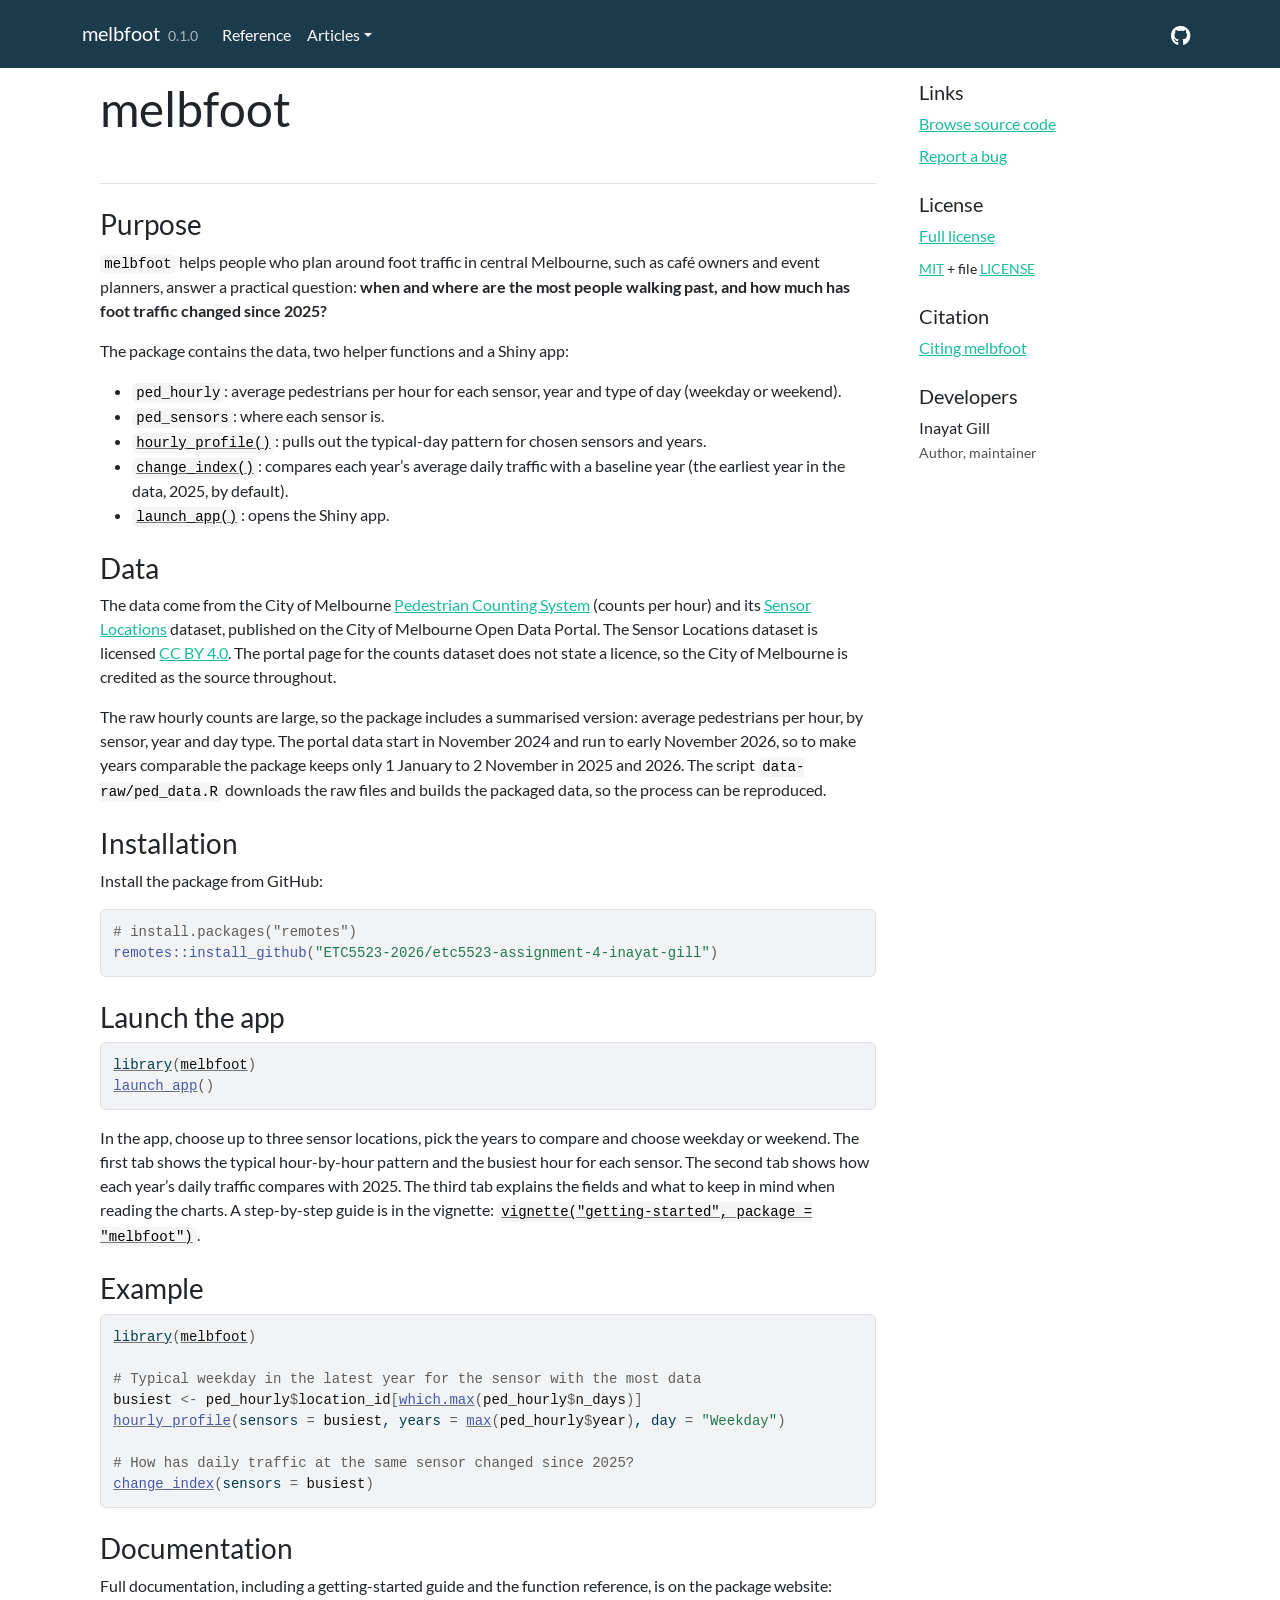
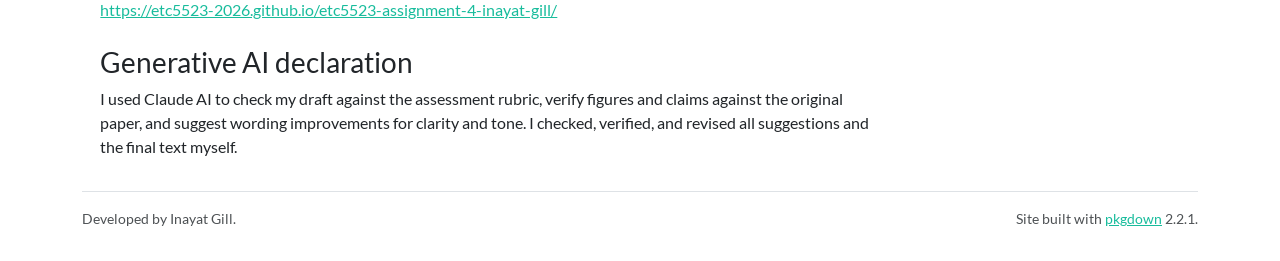
<file: index.html>
<!DOCTYPE html>
<!-- Generated by pkgdown: do not edit by hand --><html lang="en">
<head>
<meta charset="UTF-8">
<meta http-equiv="X-UA-Compatible" content="IE=edge">
<meta name="viewport" content="width=device-width, initial-scale=1, shrink-to-fit=no">
<title>melbfoot: Melbourne foot traffic • melbfoot</title>
<script src="deps/jquery-3.6.0/jquery-3.6.0.min.js"></script><meta name="viewport" content="width=device-width, initial-scale=1, shrink-to-fit=no">
<link href="deps/bootstrap-5.3.8/bootstrap.min.css" rel="stylesheet">
<script src="deps/bootstrap-5.3.8/bootstrap.bundle.min.js"></script><link href="deps/font-awesome-6.5.2/css/all.min.css" rel="stylesheet">
<link href="deps/font-awesome-6.5.2/css/v4-shims.min.css" rel="stylesheet">
<script src="deps/headroom-0.11.0/headroom.min.js"></script><script src="deps/headroom-0.11.0/jQuery.headroom.min.js"></script><script src="deps/bootstrap-toc-1.0.1/bootstrap-toc.min.js"></script><script src="deps/clipboard.js-2.0.11/clipboard.min.js"></script><script src="deps/search-1.0.0/autocomplete.jquery.min.js"></script><script src="deps/search-1.0.0/fuse.min.js"></script><script src="deps/search-1.0.0/mark.min.js"></script><!-- pkgdown --><script src="pkgdown.js"></script><meta property="og:title" content="melbfoot: Melbourne foot traffic">
<meta name="description" content="Explore when people walk past central Melbourne sensors and how foot traffic has changed since 2025.
">
<meta property="og:description" content="Explore when people walk past central Melbourne sensors and how foot traffic has changed since 2025.
">
</head>
<body>
    <a href="#main" class="visually-hidden-focusable">Skip to contents</a>


    <nav class="navbar navbar-expand-lg fixed-top bg-primary" data-bs-theme="dark" aria-label="Site navigation"><div class="container">

    <a class="navbar-brand me-2" href="index.html">melbfoot</a>

    <small class="nav-text text-muted me-auto" data-bs-toggle="tooltip" data-bs-placement="bottom" title="">0.1.0</small>


    <button class="navbar-toggler" type="button" data-bs-toggle="collapse" data-bs-target="#navbar" aria-controls="navbar" aria-expanded="false" aria-label="Toggle navigation">
      <span class="navbar-toggler-icon"></span>
    </button>

    <div id="navbar" class="collapse navbar-collapse ms-3">
      <ul class="navbar-nav me-auto">
<li class="nav-item"><a class="nav-link" href="reference/index.html">Reference</a></li>
<li class="nav-item dropdown">
  <button class="nav-link dropdown-toggle" type="button" id="dropdown-articles" data-bs-toggle="dropdown" aria-expanded="false" aria-haspopup="true">Articles</button>
  <ul class="dropdown-menu" aria-labelledby="dropdown-articles">
<li><a class="dropdown-item" href="articles/getting-started.html">Getting started with melbfoot</a></li>
  </ul>
</li>
      </ul>
<ul class="navbar-nav">
<li class="nav-item"><a class="external-link nav-link" href="https://github.com/ETC5523-2026/etc5523-assignment-4-inayat-gill/" aria-label="GitHub"><span class="fa fab fa-github fa-lg"></span></a></li>
      </ul>
</div>


  </div>
</nav><div class="container template-home">
<div class="row">
  <main id="main" class="col-md-9"><div class="section level1">
<div class="page-header"><h1 id="melbfoot">melbfoot<a class="anchor" aria-label="anchor" href="#melbfoot"></a>
</h1></div>
<!-- badges: start -->
<!-- badges: end -->
<div class="section level2">
<h2 id="purpose">Purpose<a class="anchor" aria-label="anchor" href="#purpose"></a>
</h2>
<p><code>melbfoot</code> helps people who plan around foot traffic in central Melbourne, such as café owners and event planners, answer a practical question: <strong>when and where are the most people walking past, and how much has foot traffic changed since 2025?</strong></p>
<p>The package contains the data, two helper functions and a Shiny app:</p>
<ul>
<li>
<code>ped_hourly</code>: average pedestrians per hour for each sensor, year and type of day (weekday or weekend).</li>
<li>
<code>ped_sensors</code>: where each sensor is.</li>
<li>
<code><a href="reference/hourly_profile.html">hourly_profile()</a></code>: pulls out the typical-day pattern for chosen sensors and years.</li>
<li>
<code><a href="reference/change_index.html">change_index()</a></code>: compares each year’s average daily traffic with a baseline year (the earliest year in the data, 2025, by default).</li>
<li>
<code><a href="reference/launch_app.html">launch_app()</a></code>: opens the Shiny app.</li>
</ul>
</div>
<div class="section level2">
<h2 id="data">Data<a class="anchor" aria-label="anchor" href="#data"></a>
</h2>
<p>The data come from the City of Melbourne <a href="https://data.melbourne.vic.gov.au/explore/dataset/pedestrian-counting-system-monthly-counts-per-hour/" class="external-link">Pedestrian Counting System</a> (counts per hour) and its <a href="https://data.melbourne.vic.gov.au/explore/dataset/pedestrian-counting-system-sensor-locations/" class="external-link">Sensor Locations</a> dataset, published on the City of Melbourne Open Data Portal. The Sensor Locations dataset is licensed <a href="https://creativecommons.org/licenses/by/4.0/" class="external-link">CC BY 4.0</a>. The portal page for the counts dataset does not state a licence, so the City of Melbourne is credited as the source throughout.</p>
<p>The raw hourly counts are large, so the package includes a summarised version: average pedestrians per hour, by sensor, year and day type. The portal data start in November 2024 and run to early November 2026, so to make years comparable the package keeps only 1 January to 2 November in 2025 and 2026. The script <code>data-raw/ped_data.R</code> downloads the raw files and builds the packaged data, so the process can be reproduced.</p>
</div>
<div class="section level2">
<h2 id="installation">Installation<a class="anchor" aria-label="anchor" href="#installation"></a>
</h2>
<p>Install the package from GitHub:</p>
<div class="sourceCode" id="cb1"><pre class="downlit sourceCode r">
<code class="sourceCode R"><span><span class="co"># install.packages("remotes")</span></span>
<span><span class="fu">remotes</span><span class="fu">::</span><span class="fu">install_github</span><span class="op">(</span><span class="st">"ETC5523-2026/etc5523-assignment-4-inayat-gill"</span><span class="op">)</span></span></code></pre></div>
</div>
<div class="section level2">
<h2 id="launch-the-app">Launch the app<a class="anchor" aria-label="anchor" href="#launch-the-app"></a>
</h2>
<div class="sourceCode" id="cb2"><pre class="downlit sourceCode r">
<code class="sourceCode R"><span><span class="kw"><a href="https://rdrr.io/r/base/library.html" class="external-link">library</a></span><span class="op">(</span><span class="va"><a href="https://github.com/ETC5523-2026/etc5523-assignment-4-inayat-gill" class="external-link">melbfoot</a></span><span class="op">)</span></span>
<span><span class="fu"><a href="reference/launch_app.html">launch_app</a></span><span class="op">(</span><span class="op">)</span></span></code></pre></div>
<p>In the app, choose up to three sensor locations, pick the years to compare and choose weekday or weekend. The first tab shows the typical hour-by-hour pattern and the busiest hour for each sensor. The second tab shows how each year’s daily traffic compares with 2025. The third tab explains the fields and what to keep in mind when reading the charts. A step-by-step guide is in the vignette: <code><a href="articles/getting-started.html">vignette("getting-started", package = "melbfoot")</a></code>.</p>
</div>
<div class="section level2">
<h2 id="example">Example<a class="anchor" aria-label="anchor" href="#example"></a>
</h2>
<div class="sourceCode" id="cb3"><pre class="downlit sourceCode r">
<code class="sourceCode R"><span><span class="kw"><a href="https://rdrr.io/r/base/library.html" class="external-link">library</a></span><span class="op">(</span><span class="va"><a href="https://github.com/ETC5523-2026/etc5523-assignment-4-inayat-gill" class="external-link">melbfoot</a></span><span class="op">)</span></span>
<span></span>
<span><span class="co"># Typical weekday in the latest year for the sensor with the most data</span></span>
<span><span class="va">busiest</span> <span class="op">&lt;-</span> <span class="va">ped_hourly</span><span class="op">$</span><span class="va">location_id</span><span class="op">[</span><span class="fu"><a href="https://rdrr.io/r/base/which.min.html" class="external-link">which.max</a></span><span class="op">(</span><span class="va">ped_hourly</span><span class="op">$</span><span class="va">n_days</span><span class="op">)</span><span class="op">]</span></span>
<span><span class="fu"><a href="reference/hourly_profile.html">hourly_profile</a></span><span class="op">(</span>sensors <span class="op">=</span> <span class="va">busiest</span>, years <span class="op">=</span> <span class="fu"><a href="https://rdrr.io/r/base/Extremes.html" class="external-link">max</a></span><span class="op">(</span><span class="va">ped_hourly</span><span class="op">$</span><span class="va">year</span><span class="op">)</span>, day <span class="op">=</span> <span class="st">"Weekday"</span><span class="op">)</span></span>
<span></span>
<span><span class="co"># How has daily traffic at the same sensor changed since 2025?</span></span>
<span><span class="fu"><a href="reference/change_index.html">change_index</a></span><span class="op">(</span>sensors <span class="op">=</span> <span class="va">busiest</span><span class="op">)</span></span></code></pre></div>
</div>
<div class="section level2">
<h2 id="documentation">Documentation<a class="anchor" aria-label="anchor" href="#documentation"></a>
</h2>
<p>Full documentation, including a getting-started guide and the function reference, is on the package website: <a href="https://etc5523-2026.github.io/etc5523-assignment-4-inayat-gill/" class="uri">https://etc5523-2026.github.io/etc5523-assignment-4-inayat-gill/</a></p>
</div>
<div class="section level2">
<h2 id="generative-ai-declaration">Generative AI declaration<a class="anchor" aria-label="anchor" href="#generative-ai-declaration"></a>
</h2>
<p>I used Claude AI to check my draft against the assessment rubric, verify figures and claims against the original paper, and suggest wording improvements for clarity and tone. I checked, verified, and revised all suggestions and the final text myself.</p>
</div>
</div>
  </main><aside class="col-md-3"><div class="links">
<h2 data-toc-skip>Links</h2>
<ul class="list-unstyled">
<li><a href="https://github.com/ETC5523-2026/etc5523-assignment-4-inayat-gill/" class="external-link">Browse source code</a></li>
<li><a href="https://github.com/ETC5523-2026/etc5523-assignment-4-inayat-gill/issues" class="external-link">Report a bug</a></li>
</ul>
</div>

<div class="license">
<h2 data-toc-skip>License</h2>
<ul class="list-unstyled">
<li><a href="LICENSE.html">Full license</a></li>
<li><small><a href="https://opensource.org/licenses/mit-license.php" class="external-link">MIT</a> + file <a href="LICENSE-text.html">LICENSE</a></small></li>
</ul>
</div>


<div class="citation">
<h2 data-toc-skip>Citation</h2>
<ul class="list-unstyled">
<li><a href="authors.html#citation">Citing melbfoot</a></li>
</ul>
</div>

<div class="developers">
<h2 data-toc-skip>Developers</h2>
<ul class="list-unstyled">
<li>Inayat Gill <br><small class="roles"> Author, maintainer </small>   </li>
</ul>
</div>



  </aside>
</div>


    <footer><div class="pkgdown-footer-left">
  <p>Developed by Inayat Gill.</p>
</div>

<div class="pkgdown-footer-right">
  <p>Site built with <a href="https://pkgdown.r-lib.org/" class="external-link">pkgdown</a> 2.2.1.</p>
</div>

    </footer>
</div>





  </body>
</html>
</file>
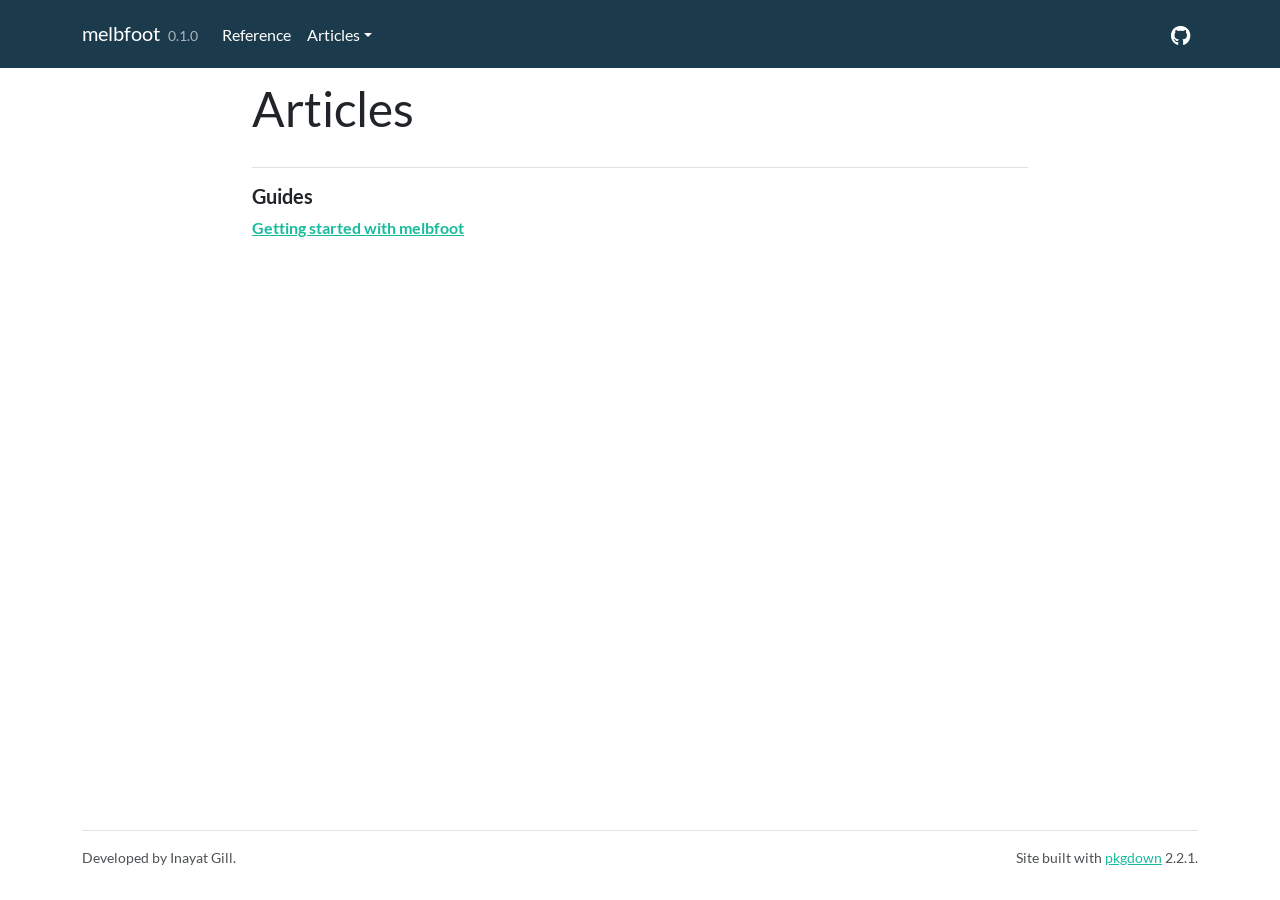
<file: articles/index.html>
<!DOCTYPE html>
<!-- Generated by pkgdown: do not edit by hand --><html lang="en"><head><meta charset="UTF-8"><meta http-equiv="X-UA-Compatible" content="IE=edge"><meta name="viewport" content="width=device-width, initial-scale=1, shrink-to-fit=no"><title>Articles • melbfoot</title><script src="../deps/jquery-3.6.0/jquery-3.6.0.min.js"></script><meta name="viewport" content="width=device-width, initial-scale=1, shrink-to-fit=no"><link href="../deps/bootstrap-5.3.8/bootstrap.min.css" rel="stylesheet"><script src="../deps/bootstrap-5.3.8/bootstrap.bundle.min.js"></script><link href="../deps/font-awesome-6.5.2/css/all.min.css" rel="stylesheet"><link href="../deps/font-awesome-6.5.2/css/v4-shims.min.css" rel="stylesheet"><script src="../deps/headroom-0.11.0/headroom.min.js"></script><script src="../deps/headroom-0.11.0/jQuery.headroom.min.js"></script><script src="../deps/bootstrap-toc-1.0.1/bootstrap-toc.min.js"></script><script src="../deps/clipboard.js-2.0.11/clipboard.min.js"></script><script src="../deps/search-1.0.0/autocomplete.jquery.min.js"></script><script src="../deps/search-1.0.0/fuse.min.js"></script><script src="../deps/search-1.0.0/mark.min.js"></script><!-- pkgdown --><script src="../pkgdown.js"></script><meta property="og:title" content="Articles"></head><body>
    <a href="#main" class="visually-hidden-focusable">Skip to contents</a>


    <nav class="navbar navbar-expand-lg fixed-top bg-primary" data-bs-theme="dark" aria-label="Site navigation"><div class="container">

    <a class="navbar-brand me-2" href="../index.html">melbfoot</a>

    <small class="nav-text text-muted me-auto" data-bs-toggle="tooltip" data-bs-placement="bottom" title="">0.1.0</small>


    <button class="navbar-toggler" type="button" data-bs-toggle="collapse" data-bs-target="#navbar" aria-controls="navbar" aria-expanded="false" aria-label="Toggle navigation">
      <span class="navbar-toggler-icon"></span>
    </button>

    <div id="navbar" class="collapse navbar-collapse ms-3">
      <ul class="navbar-nav me-auto"><li class="nav-item"><a class="nav-link" href="../reference/index.html">Reference</a></li>
<li class="nav-item dropdown">
  <button class="nav-link dropdown-toggle" type="button" id="dropdown-articles" data-bs-toggle="dropdown" aria-expanded="false" aria-haspopup="true">Articles</button>
  <ul class="dropdown-menu" aria-labelledby="dropdown-articles"><li><a class="dropdown-item" href="../articles/getting-started.html">Getting started with melbfoot</a></li>
  </ul></li>
      </ul><ul class="navbar-nav"><li class="nav-item"><a class="external-link nav-link" href="https://github.com/ETC5523-2026/etc5523-assignment-4-inayat-gill/" aria-label="GitHub"><span class="fa fab fa-github fa-lg"></span></a></li>
      </ul></div>


  </div>
</nav><div class="container template-article-index">
<div class="row">
  <main id="main" class="col-md-9"><div class="page-header">

      <h1>Articles</h1>
    </div>

    <div class="section ">
      <h3>Guides</h3>
      <div class="section-desc"></div>

      <dl><dt><a href="getting-started.html">Getting started with melbfoot</a></dt>
        <dd>
      </dd></dl></div>
  </main></div>


    <footer><div class="pkgdown-footer-left">
  <p>Developed by Inayat Gill.</p>
</div>

<div class="pkgdown-footer-right">
  <p>Site built with <a href="https://pkgdown.r-lib.org/" class="external-link">pkgdown</a> 2.2.1.</p>
</div>

    </footer></div>





  </body></html>
</file>
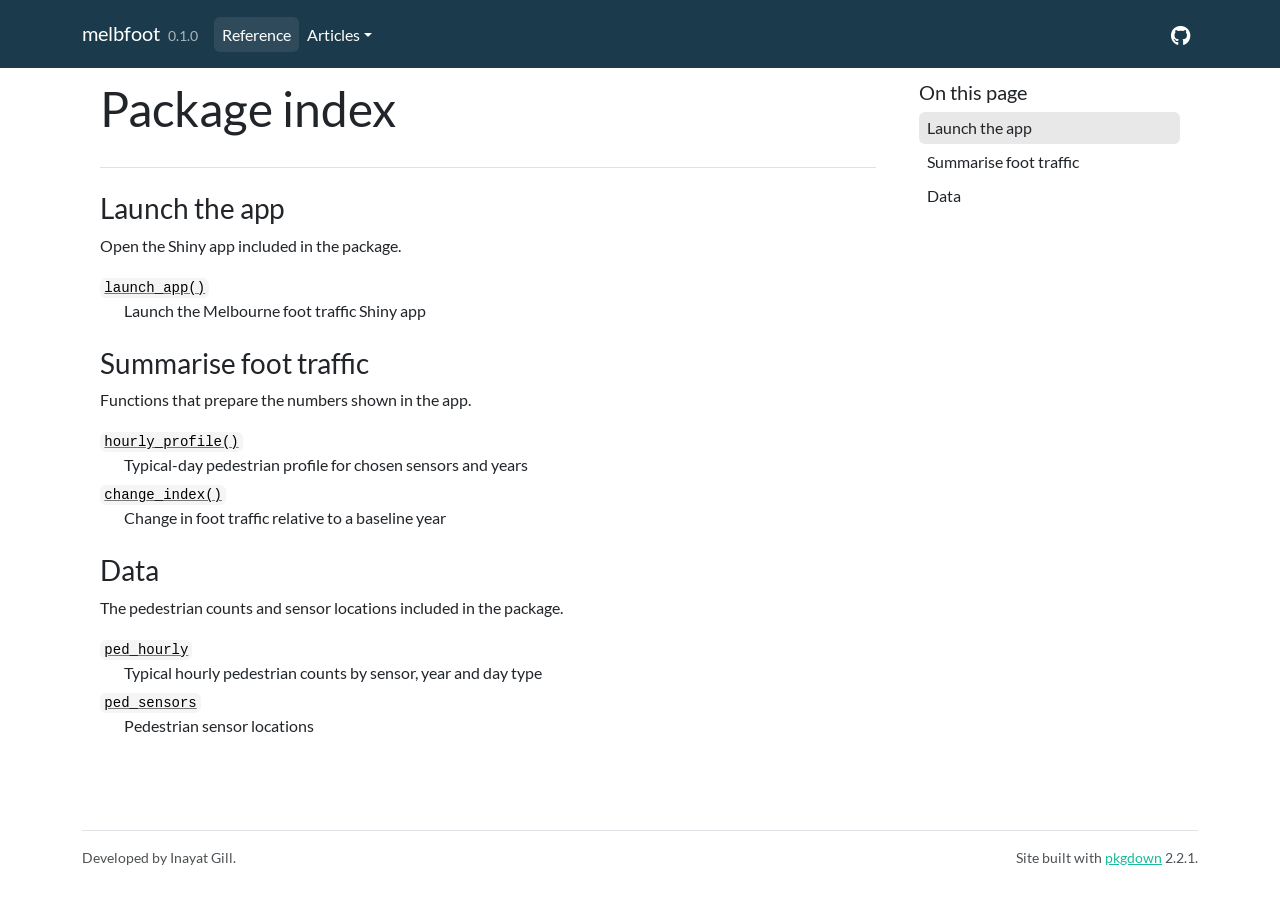
<file: reference/index.html>
<!DOCTYPE html>
<!-- Generated by pkgdown: do not edit by hand --><html lang="en"><head><meta charset="UTF-8"><meta http-equiv="X-UA-Compatible" content="IE=edge"><meta name="viewport" content="width=device-width, initial-scale=1, shrink-to-fit=no"><title>Package index • melbfoot</title><script src="../deps/jquery-3.6.0/jquery-3.6.0.min.js"></script><meta name="viewport" content="width=device-width, initial-scale=1, shrink-to-fit=no"><link href="../deps/bootstrap-5.3.8/bootstrap.min.css" rel="stylesheet"><script src="../deps/bootstrap-5.3.8/bootstrap.bundle.min.js"></script><link href="../deps/font-awesome-6.5.2/css/all.min.css" rel="stylesheet"><link href="../deps/font-awesome-6.5.2/css/v4-shims.min.css" rel="stylesheet"><script src="../deps/headroom-0.11.0/headroom.min.js"></script><script src="../deps/headroom-0.11.0/jQuery.headroom.min.js"></script><script src="../deps/bootstrap-toc-1.0.1/bootstrap-toc.min.js"></script><script src="../deps/clipboard.js-2.0.11/clipboard.min.js"></script><script src="../deps/search-1.0.0/autocomplete.jquery.min.js"></script><script src="../deps/search-1.0.0/fuse.min.js"></script><script src="../deps/search-1.0.0/mark.min.js"></script><!-- pkgdown --><script src="../pkgdown.js"></script><meta property="og:title" content="Package index"></head><body>
    <a href="#main" class="visually-hidden-focusable">Skip to contents</a>


    <nav class="navbar navbar-expand-lg fixed-top bg-primary" data-bs-theme="dark" aria-label="Site navigation"><div class="container">

    <a class="navbar-brand me-2" href="../index.html">melbfoot</a>

    <small class="nav-text text-muted me-auto" data-bs-toggle="tooltip" data-bs-placement="bottom" title="">0.1.0</small>


    <button class="navbar-toggler" type="button" data-bs-toggle="collapse" data-bs-target="#navbar" aria-controls="navbar" aria-expanded="false" aria-label="Toggle navigation">
      <span class="navbar-toggler-icon"></span>
    </button>

    <div id="navbar" class="collapse navbar-collapse ms-3">
      <ul class="navbar-nav me-auto"><li class="active nav-item"><a class="nav-link" href="../reference/index.html">Reference</a></li>
<li class="nav-item dropdown">
  <button class="nav-link dropdown-toggle" type="button" id="dropdown-articles" data-bs-toggle="dropdown" aria-expanded="false" aria-haspopup="true">Articles</button>
  <ul class="dropdown-menu" aria-labelledby="dropdown-articles"><li><a class="dropdown-item" href="../articles/getting-started.html">Getting started with melbfoot</a></li>
  </ul></li>
      </ul><ul class="navbar-nav"><li class="nav-item"><a class="external-link nav-link" href="https://github.com/ETC5523-2026/etc5523-assignment-4-inayat-gill/" aria-label="GitHub"><span class="fa fab fa-github fa-lg"></span></a></li>
      </ul></div>


  </div>
</nav><div class="container template-reference-index">
<div class="row">
  <main id="main" class="col-md-9"><div class="page-header">

      <h1>Package index</h1>
    </div>

    <div class="section level2">
      <h2 id="launch-the-app">Launch the app<a class="anchor" aria-label="anchor" href="#launch-the-app"></a></h2>

      <div class="section-desc"><p>Open the Shiny app included in the package.</p></div>

      <dl></dl></div><div class="section level2">




      <dl><dt>

          <code><a href="launch_app.html">launch_app()</a></code>

        </dt>
        <dd>Launch the Melbourne foot traffic Shiny app</dd>
      </dl></div><div class="section level2">
      <h2 id="summarise-foot-traffic">Summarise foot traffic<a class="anchor" aria-label="anchor" href="#summarise-foot-traffic"></a></h2>

      <div class="section-desc"><p>Functions that prepare the numbers shown in the app.</p></div>

      <dl></dl></div><div class="section level2">




      <dl><dt>

          <code><a href="hourly_profile.html">hourly_profile()</a></code>

        </dt>
        <dd>Typical-day pedestrian profile for chosen sensors and years</dd>

        <dt>

          <code><a href="change_index.html">change_index()</a></code>

        </dt>
        <dd>Change in foot traffic relative to a baseline year</dd>
      </dl></div><div class="section level2">
      <h2 id="data">Data<a class="anchor" aria-label="anchor" href="#data"></a></h2>

      <div class="section-desc"><p>The pedestrian counts and sensor locations included in the package.</p></div>

      <dl></dl></div><div class="section level2">




      <dl><dt>

          <code><a href="ped_hourly.html">ped_hourly</a></code>

        </dt>
        <dd>Typical hourly pedestrian counts by sensor, year and day type</dd>

        <dt>

          <code><a href="ped_sensors.html">ped_sensors</a></code>

        </dt>
        <dd>Pedestrian sensor locations</dd>
      </dl></div>
  </main><aside class="col-md-3"><nav id="toc" aria-label="Table of contents"><h2>On this page</h2>
    </nav></aside></div>


    <footer><div class="pkgdown-footer-left">
  <p>Developed by Inayat Gill.</p>
</div>

<div class="pkgdown-footer-right">
  <p>Site built with <a href="https://pkgdown.r-lib.org/" class="external-link">pkgdown</a> 2.2.1.</p>
</div>

    </footer></div>





  </body></html>
</file>
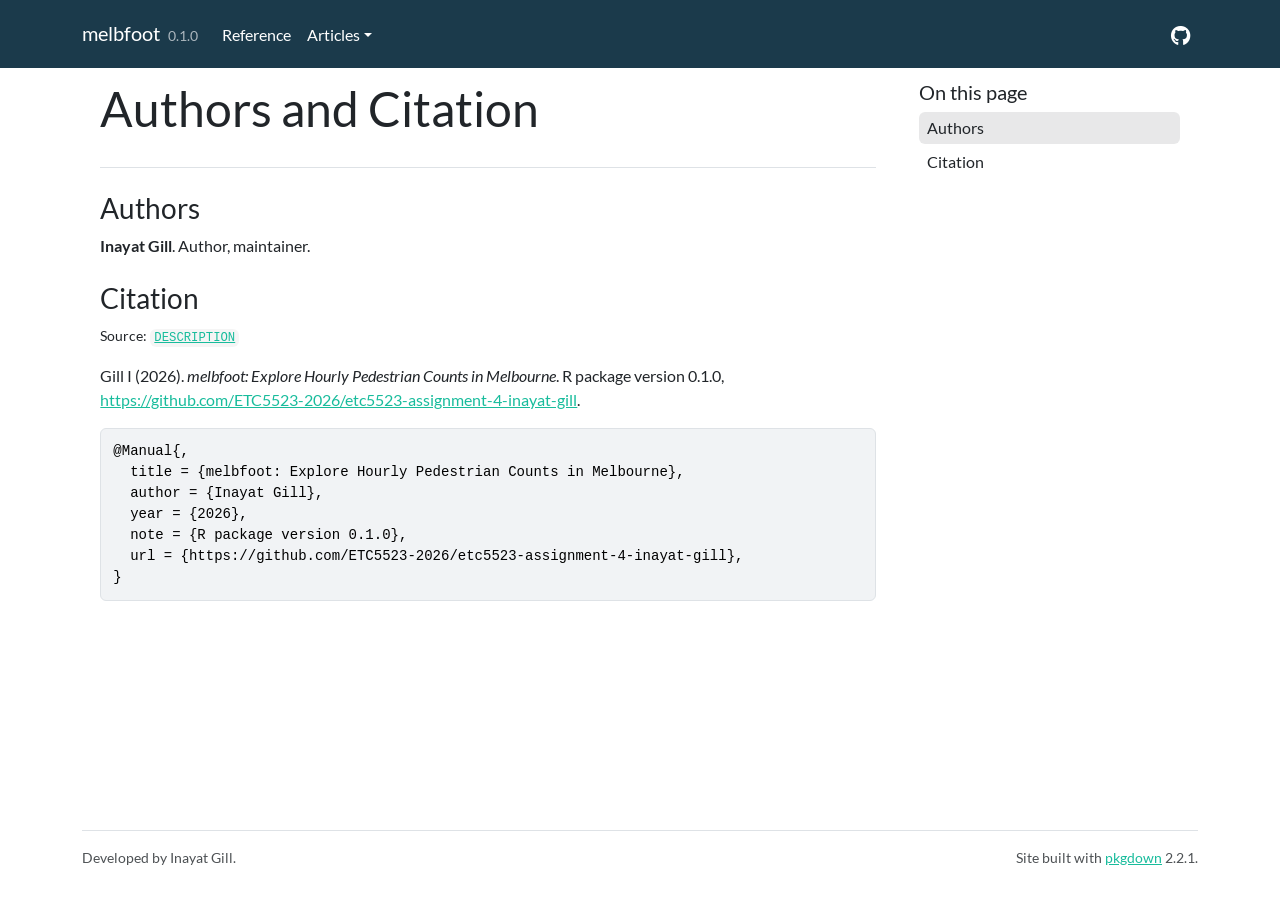
<file: authors.html>
<!DOCTYPE html>
<!-- Generated by pkgdown: do not edit by hand --><html lang="en"><head><meta charset="UTF-8"><meta http-equiv="X-UA-Compatible" content="IE=edge"><meta name="viewport" content="width=device-width, initial-scale=1, shrink-to-fit=no"><title>Authors and Citation • melbfoot</title><script src="deps/jquery-3.6.0/jquery-3.6.0.min.js"></script><meta name="viewport" content="width=device-width, initial-scale=1, shrink-to-fit=no"><link href="deps/bootstrap-5.3.8/bootstrap.min.css" rel="stylesheet"><script src="deps/bootstrap-5.3.8/bootstrap.bundle.min.js"></script><link href="deps/font-awesome-6.5.2/css/all.min.css" rel="stylesheet"><link href="deps/font-awesome-6.5.2/css/v4-shims.min.css" rel="stylesheet"><script src="deps/headroom-0.11.0/headroom.min.js"></script><script src="deps/headroom-0.11.0/jQuery.headroom.min.js"></script><script src="deps/bootstrap-toc-1.0.1/bootstrap-toc.min.js"></script><script src="deps/clipboard.js-2.0.11/clipboard.min.js"></script><script src="deps/search-1.0.0/autocomplete.jquery.min.js"></script><script src="deps/search-1.0.0/fuse.min.js"></script><script src="deps/search-1.0.0/mark.min.js"></script><!-- pkgdown --><script src="pkgdown.js"></script><meta property="og:title" content="Authors and Citation"></head><body>
    <a href="#main" class="visually-hidden-focusable">Skip to contents</a>


    <nav class="navbar navbar-expand-lg fixed-top bg-primary" data-bs-theme="dark" aria-label="Site navigation"><div class="container">

    <a class="navbar-brand me-2" href="index.html">melbfoot</a>

    <small class="nav-text text-muted me-auto" data-bs-toggle="tooltip" data-bs-placement="bottom" title="">0.1.0</small>


    <button class="navbar-toggler" type="button" data-bs-toggle="collapse" data-bs-target="#navbar" aria-controls="navbar" aria-expanded="false" aria-label="Toggle navigation">
      <span class="navbar-toggler-icon"></span>
    </button>

    <div id="navbar" class="collapse navbar-collapse ms-3">
      <ul class="navbar-nav me-auto"><li class="nav-item"><a class="nav-link" href="reference/index.html">Reference</a></li>
<li class="nav-item dropdown">
  <button class="nav-link dropdown-toggle" type="button" id="dropdown-articles" data-bs-toggle="dropdown" aria-expanded="false" aria-haspopup="true">Articles</button>
  <ul class="dropdown-menu" aria-labelledby="dropdown-articles"><li><a class="dropdown-item" href="articles/getting-started.html">Getting started with melbfoot</a></li>
  </ul></li>
      </ul><ul class="navbar-nav"><li class="nav-item"><a class="external-link nav-link" href="https://github.com/ETC5523-2026/etc5523-assignment-4-inayat-gill/" aria-label="GitHub"><span class="fa fab fa-github fa-lg"></span></a></li>
      </ul></div>


  </div>
</nav><div class="container template-citation-authors">
<div class="row">
  <main id="main" class="col-md-9"><div class="page-header">

      <h1>Authors and Citation</h1>
    </div>

    <div class="section level2">
      <h2>Authors</h2>

      <ul class="list-unstyled"><li>
          <p><strong>Inayat Gill</strong>. Author, maintainer.
          </p>
        </li>
      </ul></div>

    <div class="section level2">
      <h2 id="citation">Citation</h2>
      <p><small class="dont-index">Source: <a href="https://github.com/ETC5523-2026/etc5523-assignment-4-inayat-gill/blob/main/DESCRIPTION" class="external-link"><code>DESCRIPTION</code></a></small></p>

      <p>Gill I (2026).
<em>melbfoot: Explore Hourly Pedestrian Counts in Melbourne</em>.
R package version 0.1.0, <a href="https://github.com/ETC5523-2026/etc5523-assignment-4-inayat-gill" class="external-link">https://github.com/ETC5523-2026/etc5523-assignment-4-inayat-gill</a>.
</p>
      <pre>@Manual{,
  title = {melbfoot: Explore Hourly Pedestrian Counts in Melbourne},
  author = {Inayat Gill},
  year = {2026},
  note = {R package version 0.1.0},
  url = {https://github.com/ETC5523-2026/etc5523-assignment-4-inayat-gill},
}</pre>
    </div>

  </main><aside class="col-md-3"><nav id="toc" aria-label="Table of contents"><h2>On this page</h2>
    </nav></aside></div>


    <footer><div class="pkgdown-footer-left">
  <p>Developed by Inayat Gill.</p>
</div>

<div class="pkgdown-footer-right">
  <p>Site built with <a href="https://pkgdown.r-lib.org/" class="external-link">pkgdown</a> 2.2.1.</p>
</div>

    </footer></div>





  </body></html>
</file>
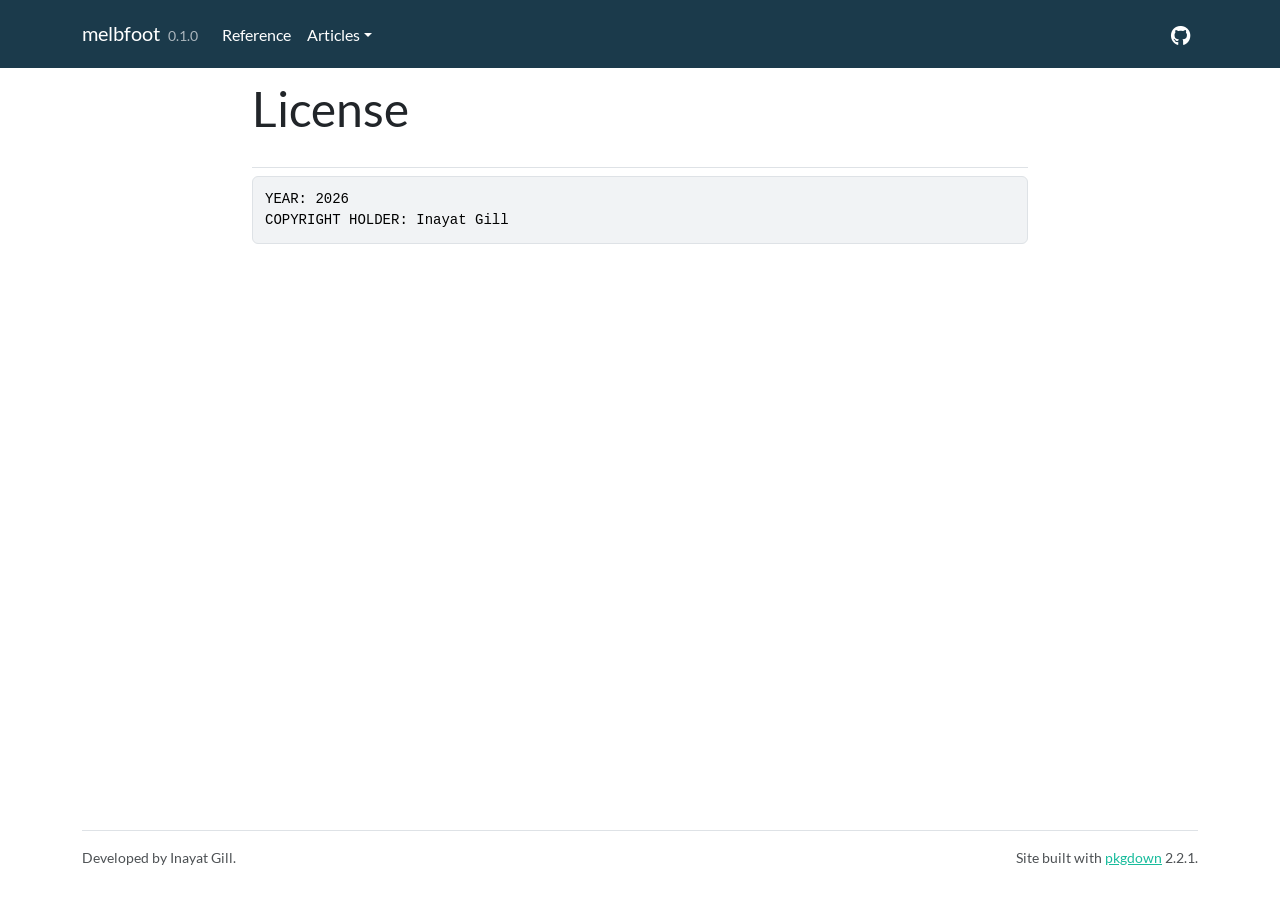
<file: LICENSE-text.html>
<!DOCTYPE html>
<!-- Generated by pkgdown: do not edit by hand --><html lang="en"><head><meta charset="UTF-8"><meta http-equiv="X-UA-Compatible" content="IE=edge"><meta name="viewport" content="width=device-width, initial-scale=1, shrink-to-fit=no"><title>License • melbfoot</title><script src="deps/jquery-3.6.0/jquery-3.6.0.min.js"></script><meta name="viewport" content="width=device-width, initial-scale=1, shrink-to-fit=no"><link href="deps/bootstrap-5.3.8/bootstrap.min.css" rel="stylesheet"><script src="deps/bootstrap-5.3.8/bootstrap.bundle.min.js"></script><link href="deps/font-awesome-6.5.2/css/all.min.css" rel="stylesheet"><link href="deps/font-awesome-6.5.2/css/v4-shims.min.css" rel="stylesheet"><script src="deps/headroom-0.11.0/headroom.min.js"></script><script src="deps/headroom-0.11.0/jQuery.headroom.min.js"></script><script src="deps/bootstrap-toc-1.0.1/bootstrap-toc.min.js"></script><script src="deps/clipboard.js-2.0.11/clipboard.min.js"></script><script src="deps/search-1.0.0/autocomplete.jquery.min.js"></script><script src="deps/search-1.0.0/fuse.min.js"></script><script src="deps/search-1.0.0/mark.min.js"></script><!-- pkgdown --><script src="pkgdown.js"></script><meta property="og:title" content="License"></head><body>
    <a href="#main" class="visually-hidden-focusable">Skip to contents</a>


    <nav class="navbar navbar-expand-lg fixed-top bg-primary" data-bs-theme="dark" aria-label="Site navigation"><div class="container">

    <a class="navbar-brand me-2" href="index.html">melbfoot</a>

    <small class="nav-text text-muted me-auto" data-bs-toggle="tooltip" data-bs-placement="bottom" title="">0.1.0</small>


    <button class="navbar-toggler" type="button" data-bs-toggle="collapse" data-bs-target="#navbar" aria-controls="navbar" aria-expanded="false" aria-label="Toggle navigation">
      <span class="navbar-toggler-icon"></span>
    </button>

    <div id="navbar" class="collapse navbar-collapse ms-3">
      <ul class="navbar-nav me-auto"><li class="nav-item"><a class="nav-link" href="reference/index.html">Reference</a></li>
<li class="nav-item dropdown">
  <button class="nav-link dropdown-toggle" type="button" id="dropdown-articles" data-bs-toggle="dropdown" aria-expanded="false" aria-haspopup="true">Articles</button>
  <ul class="dropdown-menu" aria-labelledby="dropdown-articles"><li><a class="dropdown-item" href="articles/getting-started.html">Getting started with melbfoot</a></li>
  </ul></li>
      </ul><ul class="navbar-nav"><li class="nav-item"><a class="external-link nav-link" href="https://github.com/ETC5523-2026/etc5523-assignment-4-inayat-gill/" aria-label="GitHub"><span class="fa fab fa-github fa-lg"></span></a></li>
      </ul></div>


  </div>
</nav><div class="container template-title-body">
<div class="row">
  <main id="main" class="col-md-9"><div class="page-header">

      <h1>License</h1>

    </div>

<pre>YEAR: 2026
COPYRIGHT HOLDER: Inayat Gill
</pre>

  </main></div>


    <footer><div class="pkgdown-footer-left">
  <p>Developed by Inayat Gill.</p>
</div>

<div class="pkgdown-footer-right">
  <p>Site built with <a href="https://pkgdown.r-lib.org/" class="external-link">pkgdown</a> 2.2.1.</p>
</div>

    </footer></div>





  </body></html>
</file>
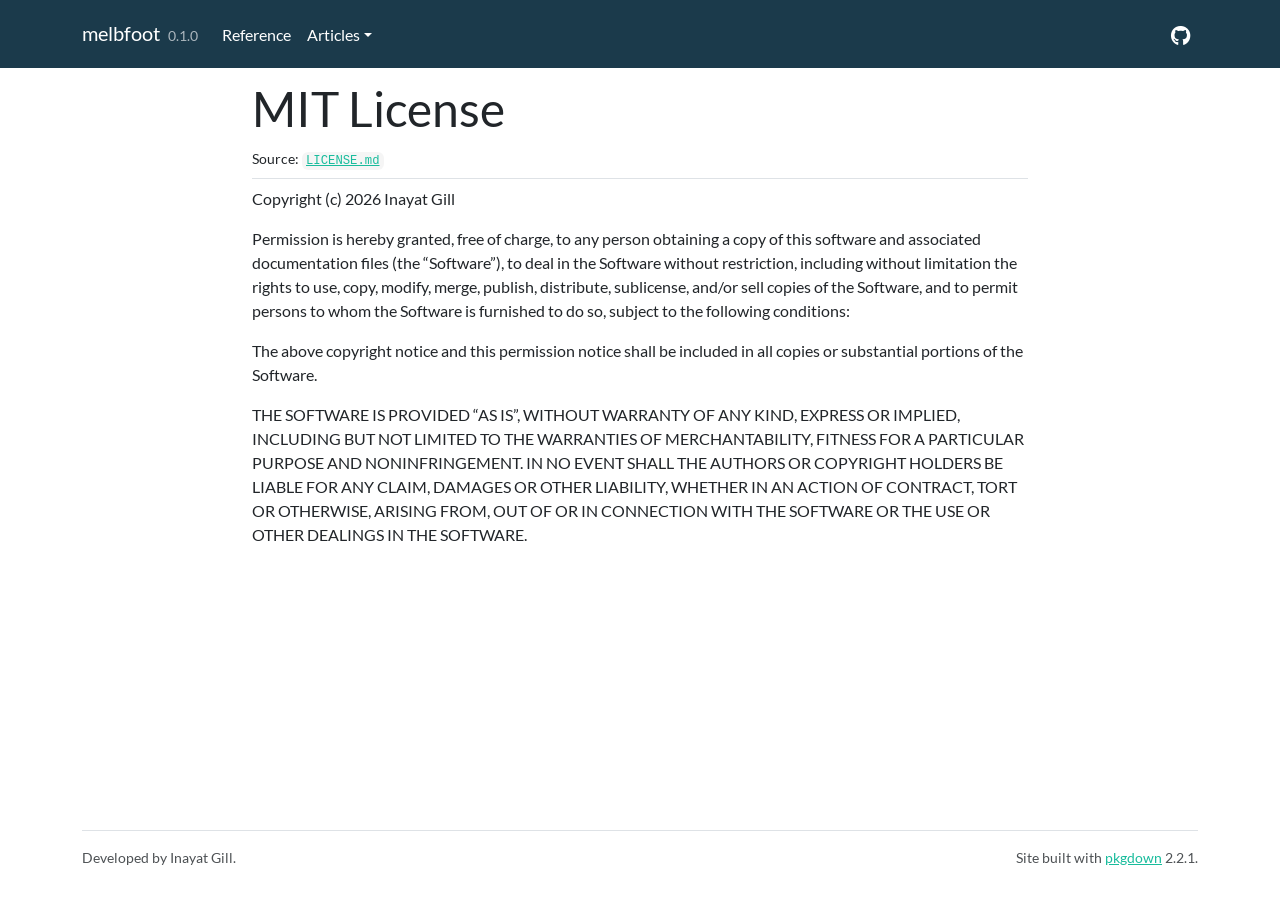
<file: LICENSE.html>
<!DOCTYPE html>
<!-- Generated by pkgdown: do not edit by hand --><html lang="en"><head><meta charset="UTF-8"><meta http-equiv="X-UA-Compatible" content="IE=edge"><meta name="viewport" content="width=device-width, initial-scale=1, shrink-to-fit=no"><title>MIT License • melbfoot</title><script src="deps/jquery-3.6.0/jquery-3.6.0.min.js"></script><meta name="viewport" content="width=device-width, initial-scale=1, shrink-to-fit=no"><link href="deps/bootstrap-5.3.8/bootstrap.min.css" rel="stylesheet"><script src="deps/bootstrap-5.3.8/bootstrap.bundle.min.js"></script><link href="deps/font-awesome-6.5.2/css/all.min.css" rel="stylesheet"><link href="deps/font-awesome-6.5.2/css/v4-shims.min.css" rel="stylesheet"><script src="deps/headroom-0.11.0/headroom.min.js"></script><script src="deps/headroom-0.11.0/jQuery.headroom.min.js"></script><script src="deps/bootstrap-toc-1.0.1/bootstrap-toc.min.js"></script><script src="deps/clipboard.js-2.0.11/clipboard.min.js"></script><script src="deps/search-1.0.0/autocomplete.jquery.min.js"></script><script src="deps/search-1.0.0/fuse.min.js"></script><script src="deps/search-1.0.0/mark.min.js"></script><!-- pkgdown --><script src="pkgdown.js"></script><meta property="og:title" content="MIT License"></head><body>
    <a href="#main" class="visually-hidden-focusable">Skip to contents</a>


    <nav class="navbar navbar-expand-lg fixed-top bg-primary" data-bs-theme="dark" aria-label="Site navigation"><div class="container">

    <a class="navbar-brand me-2" href="index.html">melbfoot</a>

    <small class="nav-text text-muted me-auto" data-bs-toggle="tooltip" data-bs-placement="bottom" title="">0.1.0</small>


    <button class="navbar-toggler" type="button" data-bs-toggle="collapse" data-bs-target="#navbar" aria-controls="navbar" aria-expanded="false" aria-label="Toggle navigation">
      <span class="navbar-toggler-icon"></span>
    </button>

    <div id="navbar" class="collapse navbar-collapse ms-3">
      <ul class="navbar-nav me-auto"><li class="nav-item"><a class="nav-link" href="reference/index.html">Reference</a></li>
<li class="nav-item dropdown">
  <button class="nav-link dropdown-toggle" type="button" id="dropdown-articles" data-bs-toggle="dropdown" aria-expanded="false" aria-haspopup="true">Articles</button>
  <ul class="dropdown-menu" aria-labelledby="dropdown-articles"><li><a class="dropdown-item" href="articles/getting-started.html">Getting started with melbfoot</a></li>
  </ul></li>
      </ul><ul class="navbar-nav"><li class="nav-item"><a class="external-link nav-link" href="https://github.com/ETC5523-2026/etc5523-assignment-4-inayat-gill/" aria-label="GitHub"><span class="fa fab fa-github fa-lg"></span></a></li>
      </ul></div>


  </div>
</nav><div class="container template-title-body">
<div class="row">
  <main id="main" class="col-md-9"><div class="page-header">

      <h1>MIT License</h1>
      <small class="dont-index">Source: <a href="https://github.com/ETC5523-2026/etc5523-assignment-4-inayat-gill/blob/main/LICENSE.md" class="external-link"><code>LICENSE.md</code></a></small>
    </div>

<div id="mit-license" class="section level1">

<p>Copyright (c) 2026 Inayat Gill</p>
<p>Permission is hereby granted, free of charge, to any person obtaining a copy of this software and associated documentation files (the “Software”), to deal in the Software without restriction, including without limitation the rights to use, copy, modify, merge, publish, distribute, sublicense, and/or sell copies of the Software, and to permit persons to whom the Software is furnished to do so, subject to the following conditions:</p>
<p>The above copyright notice and this permission notice shall be included in all copies or substantial portions of the Software.</p>
<p>THE SOFTWARE IS PROVIDED “AS IS”, WITHOUT WARRANTY OF ANY KIND, EXPRESS OR IMPLIED, INCLUDING BUT NOT LIMITED TO THE WARRANTIES OF MERCHANTABILITY, FITNESS FOR A PARTICULAR PURPOSE AND NONINFRINGEMENT. IN NO EVENT SHALL THE AUTHORS OR COPYRIGHT HOLDERS BE LIABLE FOR ANY CLAIM, DAMAGES OR OTHER LIABILITY, WHETHER IN AN ACTION OF CONTRACT, TORT OR OTHERWISE, ARISING FROM, OUT OF OR IN CONNECTION WITH THE SOFTWARE OR THE USE OR OTHER DEALINGS IN THE SOFTWARE.</p>
</div>

  </main></div>


    <footer><div class="pkgdown-footer-left">
  <p>Developed by Inayat Gill.</p>
</div>

<div class="pkgdown-footer-right">
  <p>Site built with <a href="https://pkgdown.r-lib.org/" class="external-link">pkgdown</a> 2.2.1.</p>
</div>

    </footer></div>





  </body></html>
</file>
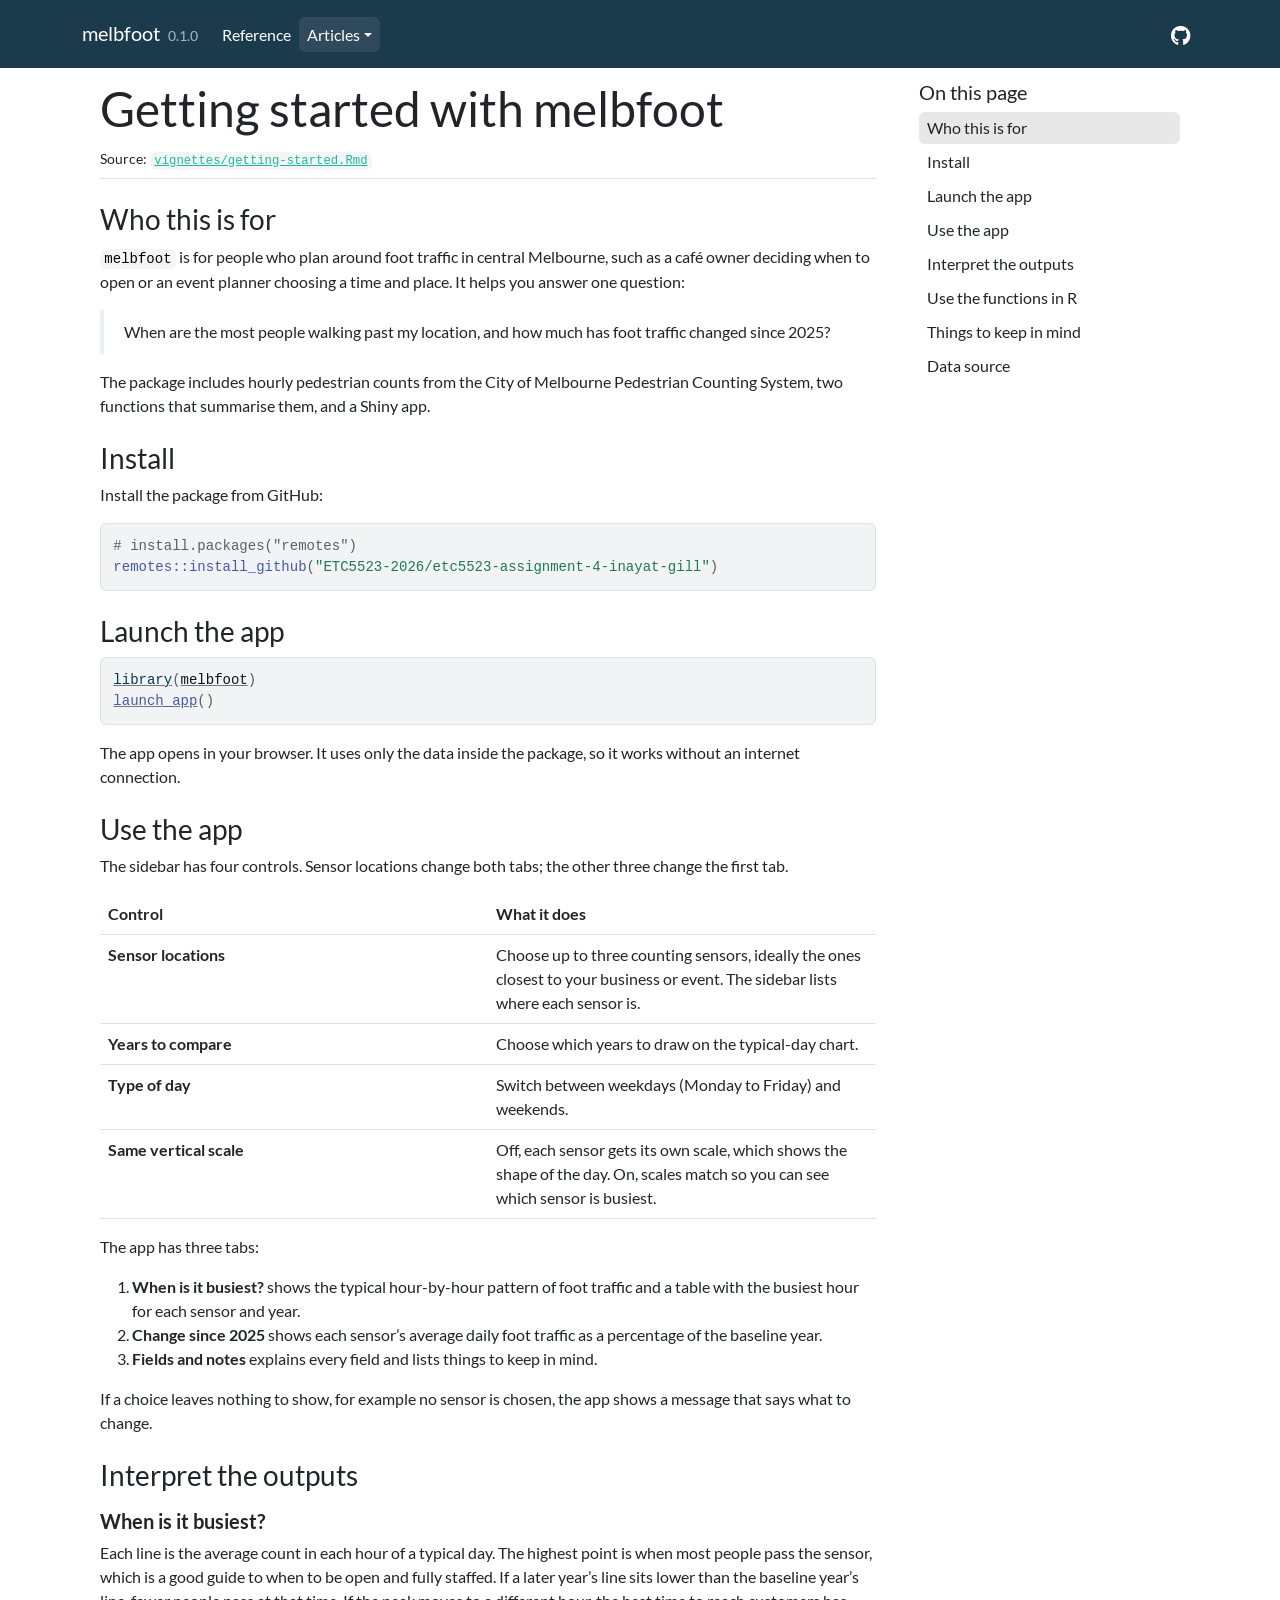
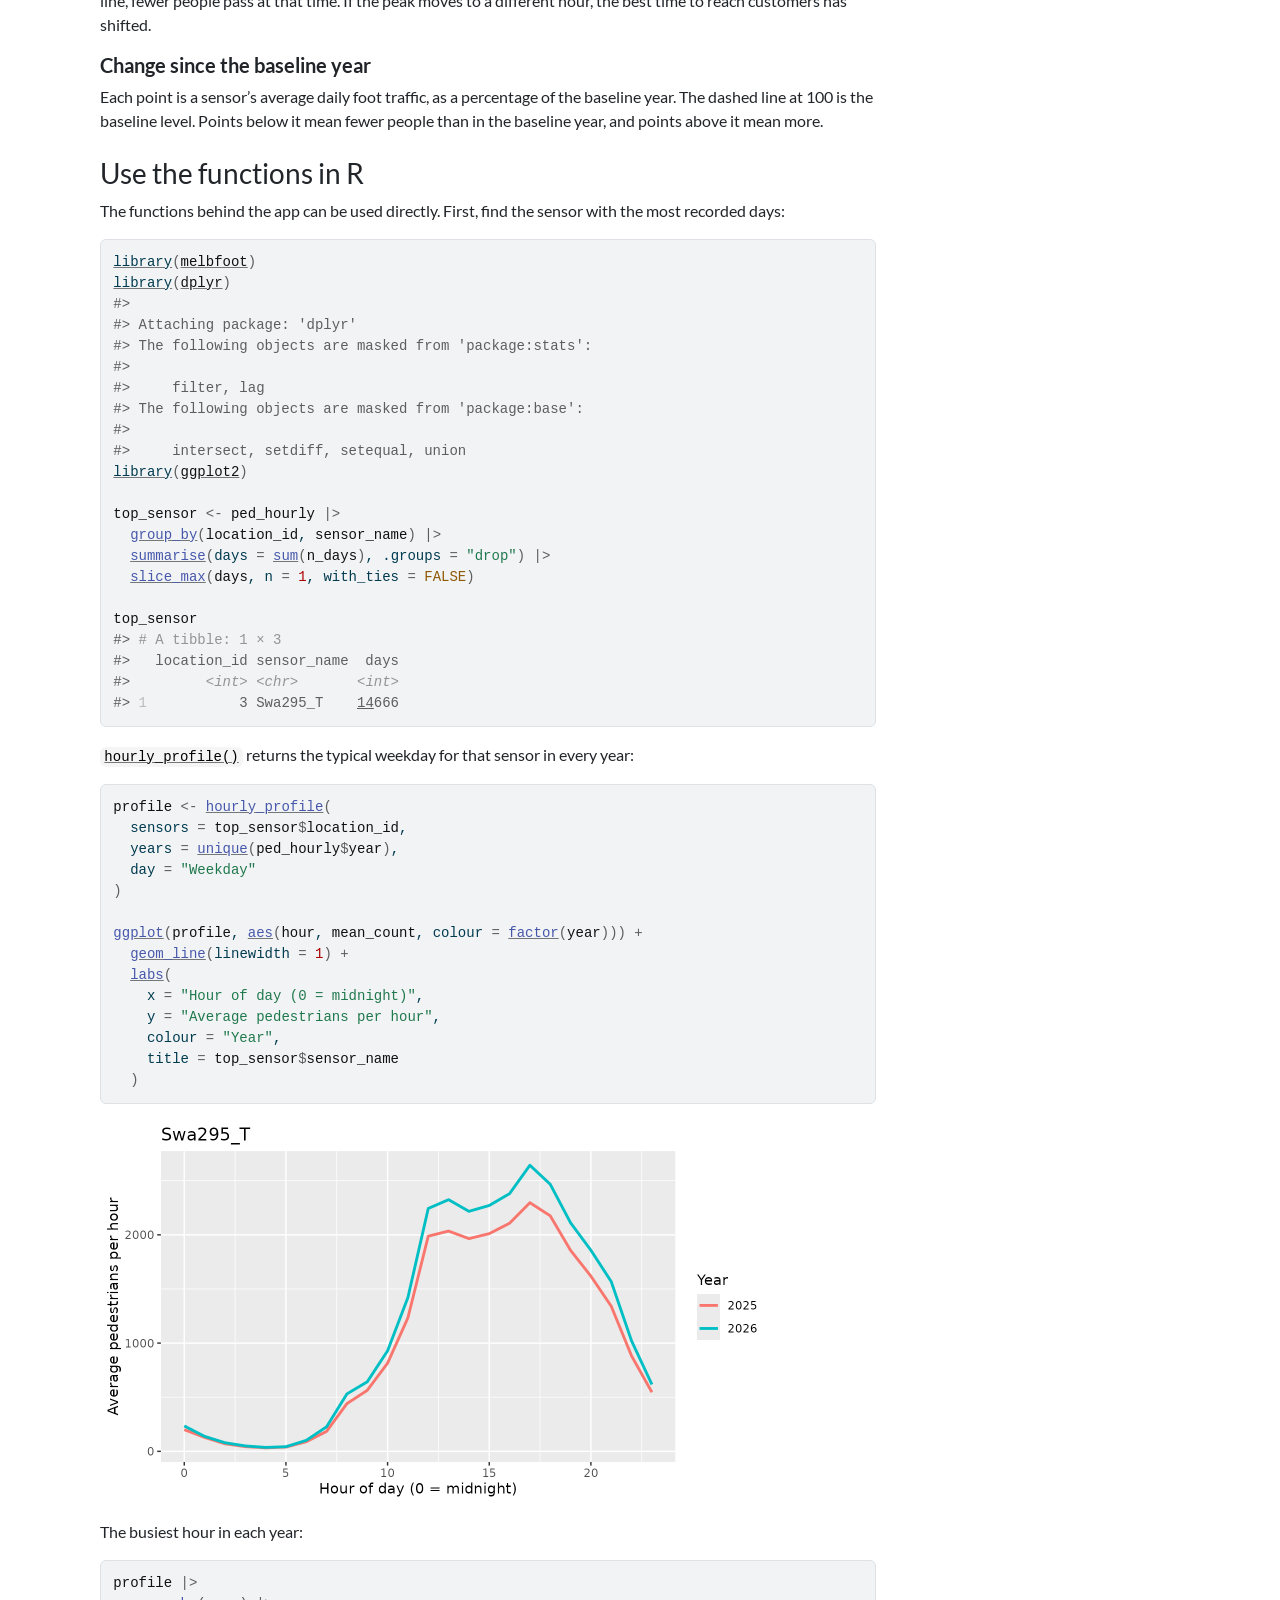
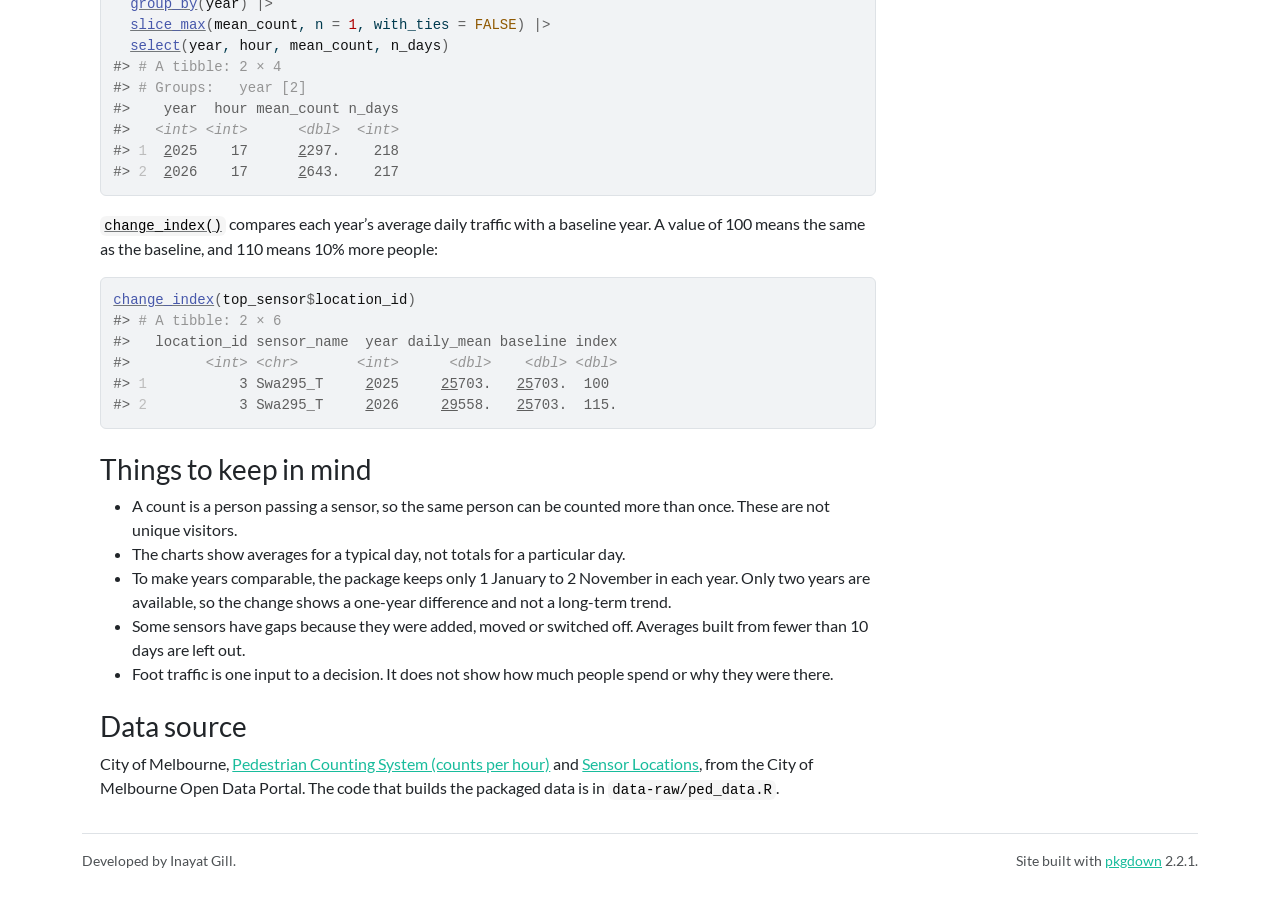
<file: articles/getting-started.html>
<!DOCTYPE html>
<!-- Generated by pkgdown: do not edit by hand --><html lang="en">
<head>
<meta charset="UTF-8">
<meta http-equiv="X-UA-Compatible" content="IE=edge">
<meta name="viewport" content="width=device-width, initial-scale=1, shrink-to-fit=no">
<title>Getting started with melbfoot • melbfoot</title>
<script src="../deps/jquery-3.6.0/jquery-3.6.0.min.js"></script><meta name="viewport" content="width=device-width, initial-scale=1, shrink-to-fit=no">
<link href="../deps/bootstrap-5.3.8/bootstrap.min.css" rel="stylesheet">
<script src="../deps/bootstrap-5.3.8/bootstrap.bundle.min.js"></script><link href="../deps/font-awesome-6.5.2/css/all.min.css" rel="stylesheet">
<link href="../deps/font-awesome-6.5.2/css/v4-shims.min.css" rel="stylesheet">
<script src="../deps/headroom-0.11.0/headroom.min.js"></script><script src="../deps/headroom-0.11.0/jQuery.headroom.min.js"></script><script src="../deps/bootstrap-toc-1.0.1/bootstrap-toc.min.js"></script><script src="../deps/clipboard.js-2.0.11/clipboard.min.js"></script><script src="../deps/search-1.0.0/autocomplete.jquery.min.js"></script><script src="../deps/search-1.0.0/fuse.min.js"></script><script src="../deps/search-1.0.0/mark.min.js"></script><!-- pkgdown --><script src="../pkgdown.js"></script><meta property="og:title" content="Getting started with melbfoot">
</head>
<body>
    <a href="#main" class="visually-hidden-focusable">Skip to contents</a>


    <nav class="navbar navbar-expand-lg fixed-top bg-primary" data-bs-theme="dark" aria-label="Site navigation"><div class="container">

    <a class="navbar-brand me-2" href="../index.html">melbfoot</a>

    <small class="nav-text text-muted me-auto" data-bs-toggle="tooltip" data-bs-placement="bottom" title="">0.1.0</small>


    <button class="navbar-toggler" type="button" data-bs-toggle="collapse" data-bs-target="#navbar" aria-controls="navbar" aria-expanded="false" aria-label="Toggle navigation">
      <span class="navbar-toggler-icon"></span>
    </button>

    <div id="navbar" class="collapse navbar-collapse ms-3">
      <ul class="navbar-nav me-auto">
<li class="nav-item"><a class="nav-link" href="../reference/index.html">Reference</a></li>
<li class="active nav-item dropdown">
  <button class="nav-link dropdown-toggle" type="button" id="dropdown-articles" data-bs-toggle="dropdown" aria-expanded="false" aria-haspopup="true">Articles</button>
  <ul class="dropdown-menu" aria-labelledby="dropdown-articles">
<li><a class="dropdown-item" href="../articles/getting-started.html">Getting started with melbfoot</a></li>
  </ul>
</li>
      </ul>
<ul class="navbar-nav">
<li class="nav-item"><a class="external-link nav-link" href="https://github.com/ETC5523-2026/etc5523-assignment-4-inayat-gill/" aria-label="GitHub"><span class="fa fab fa-github fa-lg"></span></a></li>
      </ul>
</div>


  </div>
</nav><div class="container template-article">




<div class="row">
  <main id="main" class="col-md-9"><div class="page-header">

      <h1>Getting started with melbfoot</h1>
            
      
      <small class="dont-index">Source: <a href="https://github.com/ETC5523-2026/etc5523-assignment-4-inayat-gill/blob/main/vignettes/getting-started.Rmd" class="external-link"><code>vignettes/getting-started.Rmd</code></a></small>
      <div class="d-none name"><code>getting-started.Rmd</code></div>
    </div>

    
    
<div class="section level2">
<h2 id="who-this-is-for">Who this is for<a class="anchor" aria-label="anchor" href="#who-this-is-for"></a>
</h2>
<p><code>melbfoot</code> is for people who plan around foot traffic in
central Melbourne, such as a café owner deciding when to open or an
event planner choosing a time and place. It helps you answer one
question:</p>
<blockquote>
<p>When are the most people walking past my location, and how much has
foot traffic changed since 2025?</p>
</blockquote>
<p>The package includes hourly pedestrian counts from the City of
Melbourne Pedestrian Counting System, two functions that summarise them,
and a Shiny app.</p>
</div>
<div class="section level2">
<h2 id="install">Install<a class="anchor" aria-label="anchor" href="#install"></a>
</h2>
<p>Install the package from GitHub:</p>
<div class="sourceCode" id="cb1"><pre class="downlit sourceCode r">
<code class="sourceCode R"><span><span class="co"># install.packages("remotes")</span></span>
<span><span class="fu">remotes</span><span class="fu">::</span><span class="fu">install_github</span><span class="op">(</span><span class="st">"ETC5523-2026/etc5523-assignment-4-inayat-gill"</span><span class="op">)</span></span></code></pre></div>
</div>
<div class="section level2">
<h2 id="launch-the-app">Launch the app<a class="anchor" aria-label="anchor" href="#launch-the-app"></a>
</h2>
<div class="sourceCode" id="cb2"><pre class="downlit sourceCode r">
<code class="sourceCode R"><span><span class="kw"><a href="https://rdrr.io/r/base/library.html" class="external-link">library</a></span><span class="op">(</span><span class="va"><a href="https://github.com/ETC5523-2026/etc5523-assignment-4-inayat-gill" class="external-link">melbfoot</a></span><span class="op">)</span></span>
<span><span class="fu"><a href="../reference/launch_app.html">launch_app</a></span><span class="op">(</span><span class="op">)</span></span></code></pre></div>
<p>The app opens in your browser. It uses only the data inside the
package, so it works without an internet connection.</p>
</div>
<div class="section level2">
<h2 id="use-the-app">Use the app<a class="anchor" aria-label="anchor" href="#use-the-app"></a>
</h2>
<p>The sidebar has four controls. Sensor locations change both tabs; the
other three change the first tab.</p>
<table class="table">
<colgroup>
<col width="50%">
<col width="50%">
</colgroup>
<thead><tr class="header">
<th>Control</th>
<th>What it does</th>
</tr></thead>
<tbody>
<tr class="odd">
<td><strong>Sensor locations</strong></td>
<td>Choose up to three counting sensors, ideally the ones closest to
your business or event. The sidebar lists where each sensor is.</td>
</tr>
<tr class="even">
<td><strong>Years to compare</strong></td>
<td>Choose which years to draw on the typical-day chart.</td>
</tr>
<tr class="odd">
<td><strong>Type of day</strong></td>
<td>Switch between weekdays (Monday to Friday) and weekends.</td>
</tr>
<tr class="even">
<td><strong>Same vertical scale</strong></td>
<td>Off, each sensor gets its own scale, which shows the shape of the
day. On, scales match so you can see which sensor is busiest.</td>
</tr>
</tbody>
</table>
<p>The app has three tabs:</p>
<ol style="list-style-type: decimal">
<li>
<strong>When is it busiest?</strong> shows the typical hour-by-hour
pattern of foot traffic and a table with the busiest hour for each
sensor and year.</li>
<li>
<strong>Change since 2025</strong> shows each sensor’s average daily
foot traffic as a percentage of the baseline year.</li>
<li>
<strong>Fields and notes</strong> explains every field and lists
things to keep in mind.</li>
</ol>
<p>If a choice leaves nothing to show, for example no sensor is chosen,
the app shows a message that says what to change.</p>
</div>
<div class="section level2">
<h2 id="interpret-the-outputs">Interpret the outputs<a class="anchor" aria-label="anchor" href="#interpret-the-outputs"></a>
</h2>
<div class="section level3">
<h3 id="when-is-it-busiest">When is it busiest?<a class="anchor" aria-label="anchor" href="#when-is-it-busiest"></a>
</h3>
<p>Each line is the average count in each hour of a typical day. The
highest point is when most people pass the sensor, which is a good guide
to when to be open and fully staffed. If a later year’s line sits lower
than the baseline year’s line, fewer people pass at that time. If the
peak moves to a different hour, the best time to reach customers has
shifted.</p>
</div>
<div class="section level3">
<h3 id="change-since-the-baseline-year">Change since the baseline year<a class="anchor" aria-label="anchor" href="#change-since-the-baseline-year"></a>
</h3>
<p>Each point is a sensor’s average daily foot traffic, as a percentage
of the baseline year. The dashed line at 100 is the baseline level.
Points below it mean fewer people than in the baseline year, and points
above it mean more.</p>
</div>
</div>
<div class="section level2">
<h2 id="use-the-functions-in-r">Use the functions in R<a class="anchor" aria-label="anchor" href="#use-the-functions-in-r"></a>
</h2>
<p>The functions behind the app can be used directly. First, find the
sensor with the most recorded days:</p>
<div class="sourceCode" id="cb3"><pre class="downlit sourceCode r">
<code class="sourceCode R"><span><span class="kw"><a href="https://rdrr.io/r/base/library.html" class="external-link">library</a></span><span class="op">(</span><span class="va"><a href="https://github.com/ETC5523-2026/etc5523-assignment-4-inayat-gill" class="external-link">melbfoot</a></span><span class="op">)</span></span>
<span><span class="kw"><a href="https://rdrr.io/r/base/library.html" class="external-link">library</a></span><span class="op">(</span><span class="va"><a href="https://dplyr.tidyverse.org" class="external-link">dplyr</a></span><span class="op">)</span></span>
<span><span class="co">#&gt; </span></span>
<span><span class="co">#&gt; Attaching package: 'dplyr'</span></span>
<span><span class="co">#&gt; The following objects are masked from 'package:stats':</span></span>
<span><span class="co">#&gt; </span></span>
<span><span class="co">#&gt;     filter, lag</span></span>
<span><span class="co">#&gt; The following objects are masked from 'package:base':</span></span>
<span><span class="co">#&gt; </span></span>
<span><span class="co">#&gt;     intersect, setdiff, setequal, union</span></span>
<span><span class="kw"><a href="https://rdrr.io/r/base/library.html" class="external-link">library</a></span><span class="op">(</span><span class="va"><a href="https://ggplot2.tidyverse.org" class="external-link">ggplot2</a></span><span class="op">)</span></span>
<span></span>
<span><span class="va">top_sensor</span> <span class="op">&lt;-</span> <span class="va">ped_hourly</span> <span class="op">|&gt;</span></span>
<span>  <span class="fu"><a href="https://dplyr.tidyverse.org/reference/group_by.html" class="external-link">group_by</a></span><span class="op">(</span><span class="va">location_id</span>, <span class="va">sensor_name</span><span class="op">)</span> <span class="op">|&gt;</span></span>
<span>  <span class="fu"><a href="https://dplyr.tidyverse.org/reference/summarise.html" class="external-link">summarise</a></span><span class="op">(</span>days <span class="op">=</span> <span class="fu"><a href="https://rdrr.io/r/base/sum.html" class="external-link">sum</a></span><span class="op">(</span><span class="va">n_days</span><span class="op">)</span>, .groups <span class="op">=</span> <span class="st">"drop"</span><span class="op">)</span> <span class="op">|&gt;</span></span>
<span>  <span class="fu"><a href="https://dplyr.tidyverse.org/reference/slice.html" class="external-link">slice_max</a></span><span class="op">(</span><span class="va">days</span>, n <span class="op">=</span> <span class="fl">1</span>, with_ties <span class="op">=</span> <span class="cn">FALSE</span><span class="op">)</span></span>
<span></span>
<span><span class="va">top_sensor</span></span>
<span><span class="co">#&gt; <span style="color: #949494;"># A tibble: 1 × 3</span></span></span>
<span><span class="co">#&gt;   location_id sensor_name  days</span></span>
<span><span class="co">#&gt;         <span style="color: #949494; font-style: italic;">&lt;int&gt;</span> <span style="color: #949494; font-style: italic;">&lt;chr&gt;</span>       <span style="color: #949494; font-style: italic;">&lt;int&gt;</span></span></span>
<span><span class="co">#&gt; <span style="color: #BCBCBC;">1</span>           3 Swa295_T    <span style="text-decoration: underline;">14</span>666</span></span></code></pre></div>
<p><code><a href="../reference/hourly_profile.html">hourly_profile()</a></code> returns the typical weekday for that
sensor in every year:</p>
<div class="sourceCode" id="cb4"><pre class="downlit sourceCode r">
<code class="sourceCode R"><span><span class="va">profile</span> <span class="op">&lt;-</span> <span class="fu"><a href="../reference/hourly_profile.html">hourly_profile</a></span><span class="op">(</span></span>
<span>  sensors <span class="op">=</span> <span class="va">top_sensor</span><span class="op">$</span><span class="va">location_id</span>,</span>
<span>  years <span class="op">=</span> <span class="fu"><a href="https://rdrr.io/r/base/unique.html" class="external-link">unique</a></span><span class="op">(</span><span class="va">ped_hourly</span><span class="op">$</span><span class="va">year</span><span class="op">)</span>,</span>
<span>  day <span class="op">=</span> <span class="st">"Weekday"</span></span>
<span><span class="op">)</span></span>
<span></span>
<span><span class="fu"><a href="https://ggplot2.tidyverse.org/reference/ggplot.html" class="external-link">ggplot</a></span><span class="op">(</span><span class="va">profile</span>, <span class="fu"><a href="https://ggplot2.tidyverse.org/reference/aes.html" class="external-link">aes</a></span><span class="op">(</span><span class="va">hour</span>, <span class="va">mean_count</span>, colour <span class="op">=</span> <span class="fu"><a href="https://rdrr.io/r/base/factor.html" class="external-link">factor</a></span><span class="op">(</span><span class="va">year</span><span class="op">)</span><span class="op">)</span><span class="op">)</span> <span class="op">+</span></span>
<span>  <span class="fu"><a href="https://ggplot2.tidyverse.org/reference/geom_path.html" class="external-link">geom_line</a></span><span class="op">(</span>linewidth <span class="op">=</span> <span class="fl">1</span><span class="op">)</span> <span class="op">+</span></span>
<span>  <span class="fu"><a href="https://ggplot2.tidyverse.org/reference/labs.html" class="external-link">labs</a></span><span class="op">(</span></span>
<span>    x <span class="op">=</span> <span class="st">"Hour of day (0 = midnight)"</span>,</span>
<span>    y <span class="op">=</span> <span class="st">"Average pedestrians per hour"</span>,</span>
<span>    colour <span class="op">=</span> <span class="st">"Year"</span>,</span>
<span>    title <span class="op">=</span> <span class="va">top_sensor</span><span class="op">$</span><span class="va">sensor_name</span></span>
<span>  <span class="op">)</span></span></code></pre></div>
<p><img src="getting-started_files/figure-html/profile-1.png" class="r-plt" alt="" width="672"></p>
<p>The busiest hour in each year:</p>
<div class="sourceCode" id="cb5"><pre class="downlit sourceCode r">
<code class="sourceCode R"><span><span class="va">profile</span> <span class="op">|&gt;</span></span>
<span>  <span class="fu"><a href="https://dplyr.tidyverse.org/reference/group_by.html" class="external-link">group_by</a></span><span class="op">(</span><span class="va">year</span><span class="op">)</span> <span class="op">|&gt;</span></span>
<span>  <span class="fu"><a href="https://dplyr.tidyverse.org/reference/slice.html" class="external-link">slice_max</a></span><span class="op">(</span><span class="va">mean_count</span>, n <span class="op">=</span> <span class="fl">1</span>, with_ties <span class="op">=</span> <span class="cn">FALSE</span><span class="op">)</span> <span class="op">|&gt;</span></span>
<span>  <span class="fu"><a href="https://dplyr.tidyverse.org/reference/select.html" class="external-link">select</a></span><span class="op">(</span><span class="va">year</span>, <span class="va">hour</span>, <span class="va">mean_count</span>, <span class="va">n_days</span><span class="op">)</span></span>
<span><span class="co">#&gt; <span style="color: #949494;"># A tibble: 2 × 4</span></span></span>
<span><span class="co">#&gt; <span style="color: #949494;"># Groups:   year [2]</span></span></span>
<span><span class="co">#&gt;    year  hour mean_count n_days</span></span>
<span><span class="co">#&gt;   <span style="color: #949494; font-style: italic;">&lt;int&gt;</span> <span style="color: #949494; font-style: italic;">&lt;int&gt;</span>      <span style="color: #949494; font-style: italic;">&lt;dbl&gt;</span>  <span style="color: #949494; font-style: italic;">&lt;int&gt;</span></span></span>
<span><span class="co">#&gt; <span style="color: #BCBCBC;">1</span>  <span style="text-decoration: underline;">2</span>025    17      <span style="text-decoration: underline;">2</span>297.    218</span></span>
<span><span class="co">#&gt; <span style="color: #BCBCBC;">2</span>  <span style="text-decoration: underline;">2</span>026    17      <span style="text-decoration: underline;">2</span>643.    217</span></span></code></pre></div>
<p><code><a href="../reference/change_index.html">change_index()</a></code> compares each year’s average daily
traffic with a baseline year. A value of 100 means the same as the
baseline, and 110 means 10% more people:</p>
<div class="sourceCode" id="cb6"><pre class="downlit sourceCode r">
<code class="sourceCode R"><span><span class="fu"><a href="../reference/change_index.html">change_index</a></span><span class="op">(</span><span class="va">top_sensor</span><span class="op">$</span><span class="va">location_id</span><span class="op">)</span></span>
<span><span class="co">#&gt; <span style="color: #949494;"># A tibble: 2 × 6</span></span></span>
<span><span class="co">#&gt;   location_id sensor_name  year daily_mean baseline index</span></span>
<span><span class="co">#&gt;         <span style="color: #949494; font-style: italic;">&lt;int&gt;</span> <span style="color: #949494; font-style: italic;">&lt;chr&gt;</span>       <span style="color: #949494; font-style: italic;">&lt;int&gt;</span>      <span style="color: #949494; font-style: italic;">&lt;dbl&gt;</span>    <span style="color: #949494; font-style: italic;">&lt;dbl&gt;</span> <span style="color: #949494; font-style: italic;">&lt;dbl&gt;</span></span></span>
<span><span class="co">#&gt; <span style="color: #BCBCBC;">1</span>           3 Swa295_T     <span style="text-decoration: underline;">2</span>025     <span style="text-decoration: underline;">25</span>703.   <span style="text-decoration: underline;">25</span>703.  100 </span></span>
<span><span class="co">#&gt; <span style="color: #BCBCBC;">2</span>           3 Swa295_T     <span style="text-decoration: underline;">2</span>026     <span style="text-decoration: underline;">29</span>558.   <span style="text-decoration: underline;">25</span>703.  115.</span></span></code></pre></div>
</div>
<div class="section level2">
<h2 id="things-to-keep-in-mind">Things to keep in mind<a class="anchor" aria-label="anchor" href="#things-to-keep-in-mind"></a>
</h2>
<ul>
<li>A count is a person passing a sensor, so the same person can be
counted more than once. These are not unique visitors.</li>
<li>The charts show averages for a typical day, not totals for a
particular day.</li>
<li>To make years comparable, the package keeps only 1 January to 2
November in each year. Only two years are available, so the change shows
a one-year difference and not a long-term trend.</li>
<li>Some sensors have gaps because they were added, moved or switched
off. Averages built from fewer than 10 days are left out.</li>
<li>Foot traffic is one input to a decision. It does not show how much
people spend or why they were there.</li>
</ul>
</div>
<div class="section level2">
<h2 id="data-source">Data source<a class="anchor" aria-label="anchor" href="#data-source"></a>
</h2>
<p>City of Melbourne, <a href="https://data.melbourne.vic.gov.au/explore/dataset/pedestrian-counting-system-monthly-counts-per-hour/" class="external-link">Pedestrian
Counting System (counts per hour)</a> and <a href="https://data.melbourne.vic.gov.au/explore/dataset/pedestrian-counting-system-sensor-locations/" class="external-link">Sensor
Locations</a>, from the City of Melbourne Open Data Portal. The code
that builds the packaged data is in
<code>data-raw/ped_data.R</code>.</p>
</div>
  </main><aside class="col-md-3"><nav id="toc" aria-label="Table of contents"><h2>On this page</h2>
    </nav></aside>
</div>



    <footer><div class="pkgdown-footer-left">
  <p>Developed by Inayat Gill.</p>
</div>

<div class="pkgdown-footer-right">
  <p>Site built with <a href="https://pkgdown.r-lib.org/" class="external-link">pkgdown</a> 2.2.1.</p>
</div>

    </footer>
</div>





  </body>
</html>
</file>
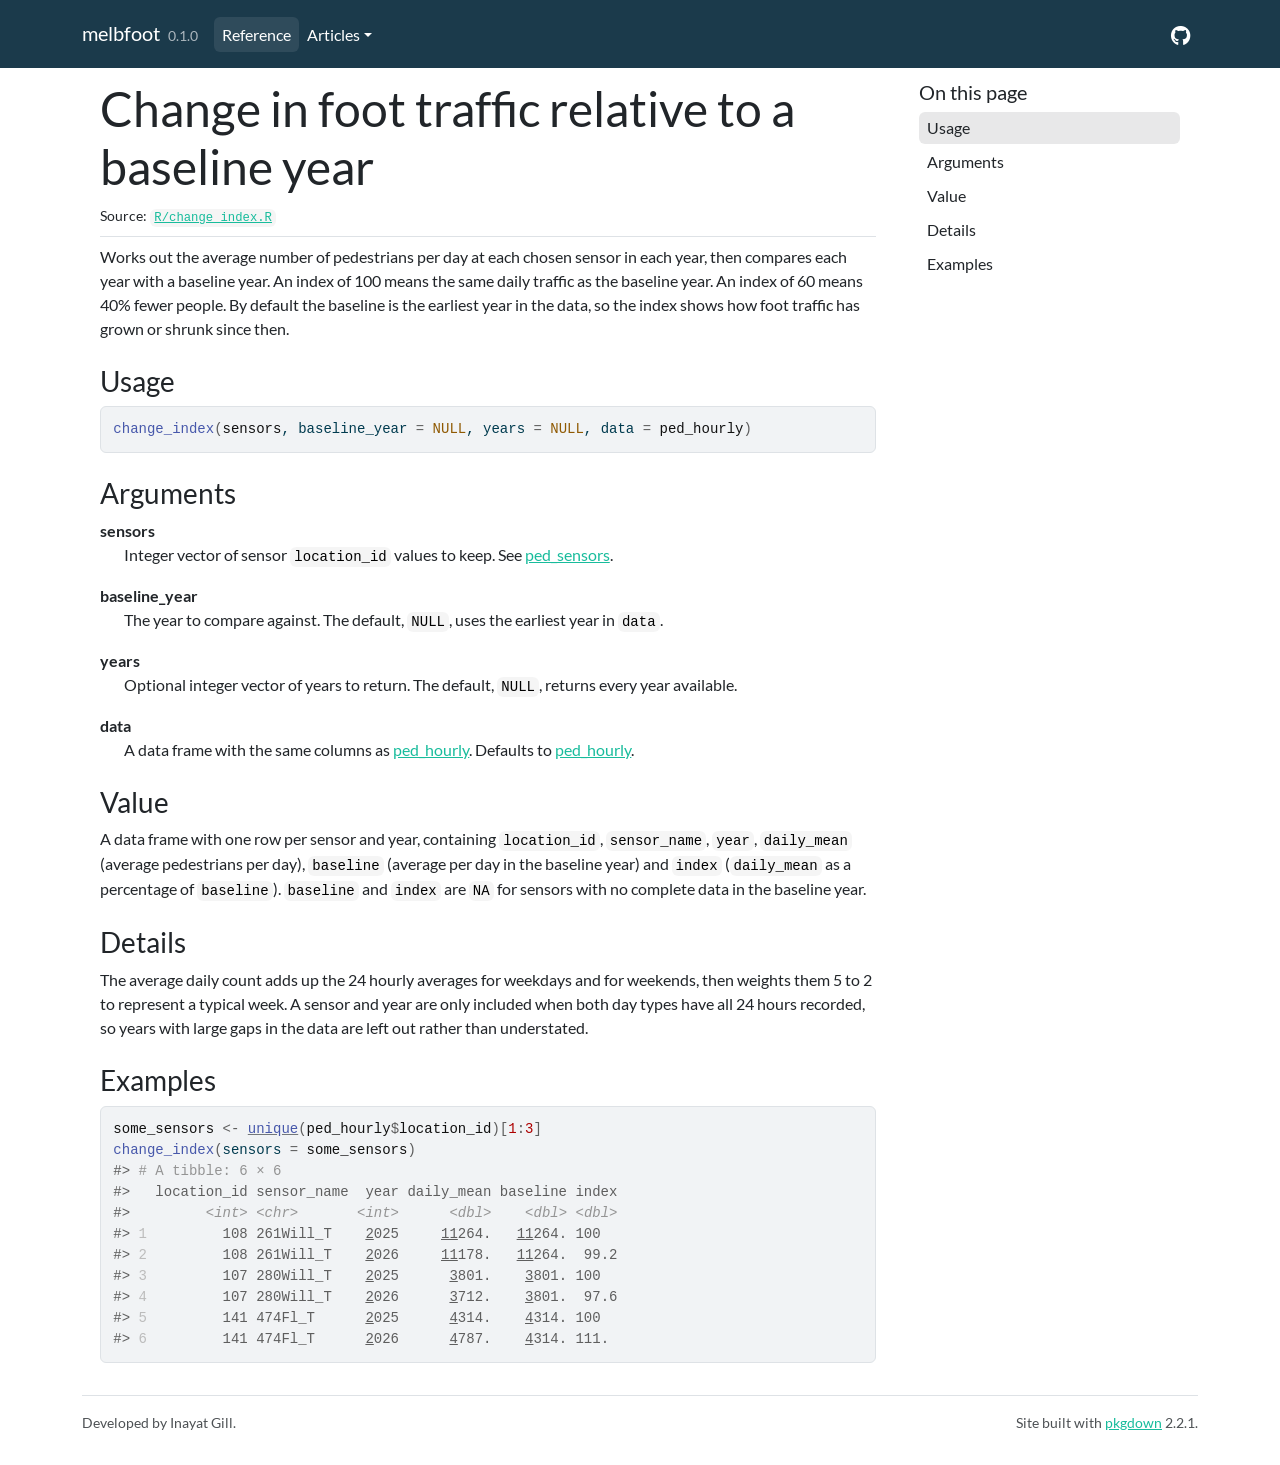
<file: reference/change_index.html>
<!DOCTYPE html>
<!-- Generated by pkgdown: do not edit by hand --><html lang="en"><head><meta charset="UTF-8"><meta http-equiv="X-UA-Compatible" content="IE=edge"><meta name="viewport" content="width=device-width, initial-scale=1, shrink-to-fit=no"><title>Change in foot traffic relative to a baseline year — change_index • melbfoot</title><script src="../deps/jquery-3.6.0/jquery-3.6.0.min.js"></script><meta name="viewport" content="width=device-width, initial-scale=1, shrink-to-fit=no"><link href="../deps/bootstrap-5.3.8/bootstrap.min.css" rel="stylesheet"><script src="../deps/bootstrap-5.3.8/bootstrap.bundle.min.js"></script><link href="../deps/font-awesome-6.5.2/css/all.min.css" rel="stylesheet"><link href="../deps/font-awesome-6.5.2/css/v4-shims.min.css" rel="stylesheet"><script src="../deps/headroom-0.11.0/headroom.min.js"></script><script src="../deps/headroom-0.11.0/jQuery.headroom.min.js"></script><script src="../deps/bootstrap-toc-1.0.1/bootstrap-toc.min.js"></script><script src="../deps/clipboard.js-2.0.11/clipboard.min.js"></script><script src="../deps/search-1.0.0/autocomplete.jquery.min.js"></script><script src="../deps/search-1.0.0/fuse.min.js"></script><script src="../deps/search-1.0.0/mark.min.js"></script><!-- pkgdown --><script src="../pkgdown.js"></script><meta property="og:title" content="Change in foot traffic relative to a baseline year — change_index"><meta name="description" content="Works out the average number of pedestrians per day at each chosen sensor in
each year, then compares each year with a baseline year. An index of 100
means the same daily traffic as the baseline year. An index of 60 means 40%
fewer people. By default the baseline is the earliest year in the data, so
the index shows how foot traffic has grown or shrunk since then."><meta property="og:description" content="Works out the average number of pedestrians per day at each chosen sensor in
each year, then compares each year with a baseline year. An index of 100
means the same daily traffic as the baseline year. An index of 60 means 40%
fewer people. By default the baseline is the earliest year in the data, so
the index shows how foot traffic has grown or shrunk since then."></head><body>
    <a href="#main" class="visually-hidden-focusable">Skip to contents</a>


    <nav class="navbar navbar-expand-lg fixed-top bg-primary" data-bs-theme="dark" aria-label="Site navigation"><div class="container">

    <a class="navbar-brand me-2" href="../index.html">melbfoot</a>

    <small class="nav-text text-muted me-auto" data-bs-toggle="tooltip" data-bs-placement="bottom" title="">0.1.0</small>


    <button class="navbar-toggler" type="button" data-bs-toggle="collapse" data-bs-target="#navbar" aria-controls="navbar" aria-expanded="false" aria-label="Toggle navigation">
      <span class="navbar-toggler-icon"></span>
    </button>

    <div id="navbar" class="collapse navbar-collapse ms-3">
      <ul class="navbar-nav me-auto"><li class="active nav-item"><a class="nav-link" href="../reference/index.html">Reference</a></li>
<li class="nav-item dropdown">
  <button class="nav-link dropdown-toggle" type="button" id="dropdown-articles" data-bs-toggle="dropdown" aria-expanded="false" aria-haspopup="true">Articles</button>
  <ul class="dropdown-menu" aria-labelledby="dropdown-articles"><li><a class="dropdown-item" href="../articles/getting-started.html">Getting started with melbfoot</a></li>
  </ul></li>
      </ul><ul class="navbar-nav"><li class="nav-item"><a class="external-link nav-link" href="https://github.com/ETC5523-2026/etc5523-assignment-4-inayat-gill/" aria-label="GitHub"><span class="fa fab fa-github fa-lg"></span></a></li>
      </ul></div>


  </div>
</nav><div class="container template-reference-topic">
<div class="row">
  <main id="main" class="col-md-9"><div class="page-header">

      <h1>Change in foot traffic relative to a baseline year</h1>
      <small class="dont-index">Source: <a href="https://github.com/ETC5523-2026/etc5523-assignment-4-inayat-gill/blob/main/R/change_index.R" class="external-link"><code>R/change_index.R</code></a></small>
      <div class="d-none name"><code>change_index.Rd</code></div>
    </div>

    <div class="ref-description section level2">
    <p>Works out the average number of pedestrians per day at each chosen sensor in
each year, then compares each year with a baseline year. An index of 100
means the same daily traffic as the baseline year. An index of 60 means 40%
fewer people. By default the baseline is the earliest year in the data, so
the index shows how foot traffic has grown or shrunk since then.</p>
    </div>

    <div class="section level2">
    <h2 id="ref-usage">Usage<a class="anchor" aria-label="anchor" href="#ref-usage"></a></h2>
    <div class="sourceCode"><pre class="sourceCode r"><code><span><span class="fu">change_index</span><span class="op">(</span><span class="va">sensors</span>, baseline_year <span class="op">=</span> <span class="cn">NULL</span>, years <span class="op">=</span> <span class="cn">NULL</span>, data <span class="op">=</span> <span class="va">ped_hourly</span><span class="op">)</span></span></code></pre></div>
    </div>

    <div class="section level2">
    <h2 id="arguments">Arguments<a class="anchor" aria-label="anchor" href="#arguments"></a></h2>


<dl><dt id="arg-sensors">sensors<a class="anchor" aria-label="anchor" href="#arg-sensors"></a></dt>
<dd><p>Integer vector of sensor <code>location_id</code> values to keep. See
<a href="ped_sensors.html">ped_sensors</a>.</p></dd>


<dt id="arg-baseline-year">baseline_year<a class="anchor" aria-label="anchor" href="#arg-baseline-year"></a></dt>
<dd><p>The year to compare against. The default, <code>NULL</code>, uses
the earliest year in <code>data</code>.</p></dd>


<dt id="arg-years">years<a class="anchor" aria-label="anchor" href="#arg-years"></a></dt>
<dd><p>Optional integer vector of years to return. The default,
<code>NULL</code>, returns every year available.</p></dd>


<dt id="arg-data">data<a class="anchor" aria-label="anchor" href="#arg-data"></a></dt>
<dd><p>A data frame with the same columns as <a href="ped_hourly.html">ped_hourly</a>. Defaults to
<a href="ped_hourly.html">ped_hourly</a>.</p></dd>

</dl></div>
    <div class="section level2">
    <h2 id="value">Value<a class="anchor" aria-label="anchor" href="#value"></a></h2>
    <p>A data frame with one row per sensor and year, containing
<code>location_id</code>, <code>sensor_name</code>, <code>year</code>, <code>daily_mean</code> (average pedestrians
per day), <code>baseline</code> (average per day in the baseline year) and <code>index</code>
(<code>daily_mean</code> as a percentage of <code>baseline</code>). <code>baseline</code> and <code>index</code> are
<code>NA</code> for sensors with no complete data in the baseline year.</p>
    </div>
    <div class="section level2">
    <h2 id="details">Details<a class="anchor" aria-label="anchor" href="#details"></a></h2>
    <p>The average daily count adds up the 24 hourly averages for weekdays and for
weekends, then weights them 5 to 2 to represent a typical week. A sensor and
year are only included when both day types have all 24 hours recorded, so
years with large gaps in the data are left out rather than understated.</p>
    </div>

    <div class="section level2">
    <h2 id="ref-examples">Examples<a class="anchor" aria-label="anchor" href="#ref-examples"></a></h2>
    <div class="sourceCode"><pre class="sourceCode r"><code><span class="r-in"><span><span class="va">some_sensors</span> <span class="op">&lt;-</span> <span class="fu"><a href="https://rdrr.io/r/base/unique.html" class="external-link">unique</a></span><span class="op">(</span><span class="va">ped_hourly</span><span class="op">$</span><span class="va">location_id</span><span class="op">)</span><span class="op">[</span><span class="fl">1</span><span class="op">:</span><span class="fl">3</span><span class="op">]</span></span></span>
<span class="r-in"><span><span class="fu">change_index</span><span class="op">(</span>sensors <span class="op">=</span> <span class="va">some_sensors</span><span class="op">)</span></span></span>
<span class="r-out co"><span class="r-pr">#&gt;</span> <span style="color: #949494;"># A tibble: 6 × 6</span></span>
<span class="r-out co"><span class="r-pr">#&gt;</span>   location_id sensor_name  year daily_mean baseline index</span>
<span class="r-out co"><span class="r-pr">#&gt;</span>         <span style="color: #949494; font-style: italic;">&lt;int&gt;</span> <span style="color: #949494; font-style: italic;">&lt;chr&gt;</span>       <span style="color: #949494; font-style: italic;">&lt;int&gt;</span>      <span style="color: #949494; font-style: italic;">&lt;dbl&gt;</span>    <span style="color: #949494; font-style: italic;">&lt;dbl&gt;</span> <span style="color: #949494; font-style: italic;">&lt;dbl&gt;</span></span>
<span class="r-out co"><span class="r-pr">#&gt;</span> <span style="color: #BCBCBC;">1</span>         108 261Will_T    <span style="text-decoration: underline;">2</span>025     <span style="text-decoration: underline;">11</span>264.   <span style="text-decoration: underline;">11</span>264. 100  </span>
<span class="r-out co"><span class="r-pr">#&gt;</span> <span style="color: #BCBCBC;">2</span>         108 261Will_T    <span style="text-decoration: underline;">2</span>026     <span style="text-decoration: underline;">11</span>178.   <span style="text-decoration: underline;">11</span>264.  99.2</span>
<span class="r-out co"><span class="r-pr">#&gt;</span> <span style="color: #BCBCBC;">3</span>         107 280Will_T    <span style="text-decoration: underline;">2</span>025      <span style="text-decoration: underline;">3</span>801.    <span style="text-decoration: underline;">3</span>801. 100  </span>
<span class="r-out co"><span class="r-pr">#&gt;</span> <span style="color: #BCBCBC;">4</span>         107 280Will_T    <span style="text-decoration: underline;">2</span>026      <span style="text-decoration: underline;">3</span>712.    <span style="text-decoration: underline;">3</span>801.  97.6</span>
<span class="r-out co"><span class="r-pr">#&gt;</span> <span style="color: #BCBCBC;">5</span>         141 474Fl_T      <span style="text-decoration: underline;">2</span>025      <span style="text-decoration: underline;">4</span>314.    <span style="text-decoration: underline;">4</span>314. 100  </span>
<span class="r-out co"><span class="r-pr">#&gt;</span> <span style="color: #BCBCBC;">6</span>         141 474Fl_T      <span style="text-decoration: underline;">2</span>026      <span style="text-decoration: underline;">4</span>787.    <span style="text-decoration: underline;">4</span>314. 111. </span>
</code></pre></div>
    </div>
  </main><aside class="col-md-3"><nav id="toc" aria-label="Table of contents"><h2>On this page</h2>
    </nav></aside></div>


    <footer><div class="pkgdown-footer-left">
  <p>Developed by Inayat Gill.</p>
</div>

<div class="pkgdown-footer-right">
  <p>Site built with <a href="https://pkgdown.r-lib.org/" class="external-link">pkgdown</a> 2.2.1.</p>
</div>

    </footer></div>





  </body></html>
</file>
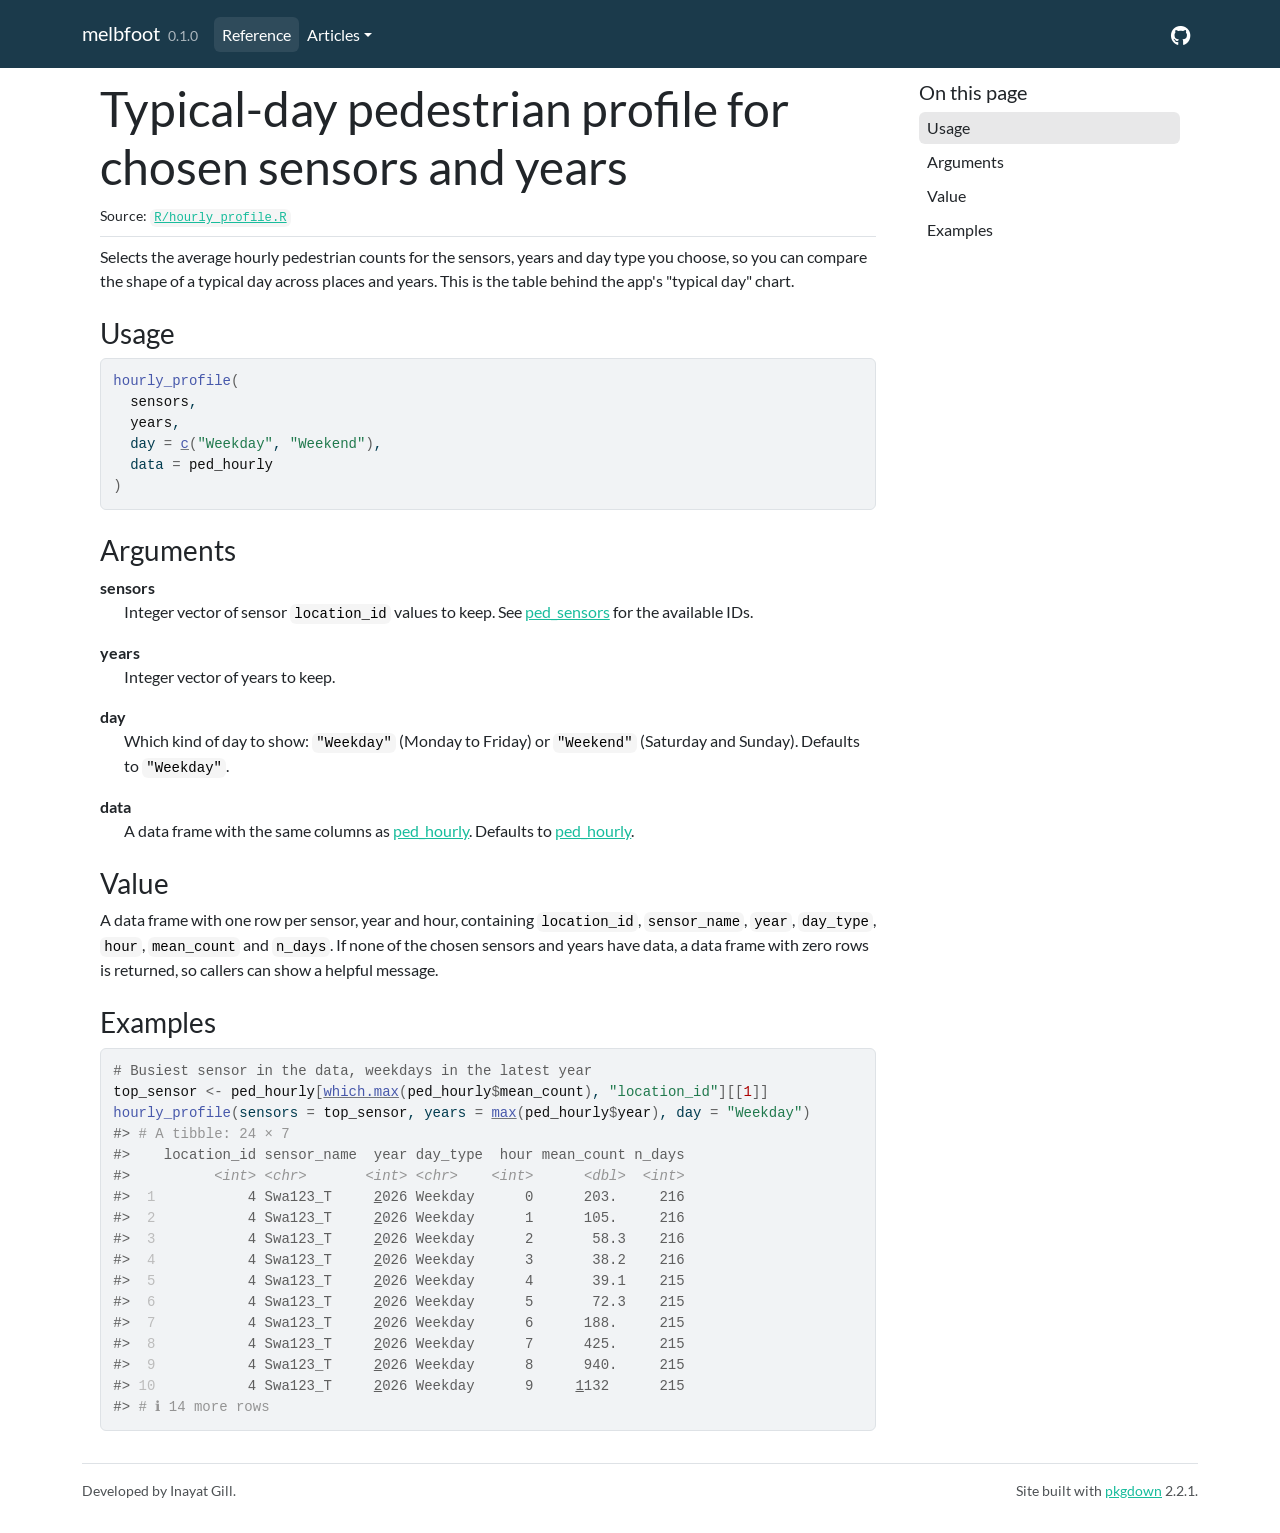
<file: reference/hourly_profile.html>
<!DOCTYPE html>
<!-- Generated by pkgdown: do not edit by hand --><html lang="en"><head><meta charset="UTF-8"><meta http-equiv="X-UA-Compatible" content="IE=edge"><meta name="viewport" content="width=device-width, initial-scale=1, shrink-to-fit=no"><title>Typical-day pedestrian profile for chosen sensors and years — hourly_profile • melbfoot</title><script src="../deps/jquery-3.6.0/jquery-3.6.0.min.js"></script><meta name="viewport" content="width=device-width, initial-scale=1, shrink-to-fit=no"><link href="../deps/bootstrap-5.3.8/bootstrap.min.css" rel="stylesheet"><script src="../deps/bootstrap-5.3.8/bootstrap.bundle.min.js"></script><link href="../deps/font-awesome-6.5.2/css/all.min.css" rel="stylesheet"><link href="../deps/font-awesome-6.5.2/css/v4-shims.min.css" rel="stylesheet"><script src="../deps/headroom-0.11.0/headroom.min.js"></script><script src="../deps/headroom-0.11.0/jQuery.headroom.min.js"></script><script src="../deps/bootstrap-toc-1.0.1/bootstrap-toc.min.js"></script><script src="../deps/clipboard.js-2.0.11/clipboard.min.js"></script><script src="../deps/search-1.0.0/autocomplete.jquery.min.js"></script><script src="../deps/search-1.0.0/fuse.min.js"></script><script src="../deps/search-1.0.0/mark.min.js"></script><!-- pkgdown --><script src="../pkgdown.js"></script><meta property="og:title" content="Typical-day pedestrian profile for chosen sensors and years — hourly_profile"><meta name="description" content="Selects the average hourly pedestrian counts for the sensors, years and day
type you choose, so you can compare the shape of a typical day across
places and years. This is the table behind the app's &quot;typical day&quot; chart."><meta property="og:description" content="Selects the average hourly pedestrian counts for the sensors, years and day
type you choose, so you can compare the shape of a typical day across
places and years. This is the table behind the app's &quot;typical day&quot; chart."></head><body>
    <a href="#main" class="visually-hidden-focusable">Skip to contents</a>


    <nav class="navbar navbar-expand-lg fixed-top bg-primary" data-bs-theme="dark" aria-label="Site navigation"><div class="container">

    <a class="navbar-brand me-2" href="../index.html">melbfoot</a>

    <small class="nav-text text-muted me-auto" data-bs-toggle="tooltip" data-bs-placement="bottom" title="">0.1.0</small>


    <button class="navbar-toggler" type="button" data-bs-toggle="collapse" data-bs-target="#navbar" aria-controls="navbar" aria-expanded="false" aria-label="Toggle navigation">
      <span class="navbar-toggler-icon"></span>
    </button>

    <div id="navbar" class="collapse navbar-collapse ms-3">
      <ul class="navbar-nav me-auto"><li class="active nav-item"><a class="nav-link" href="../reference/index.html">Reference</a></li>
<li class="nav-item dropdown">
  <button class="nav-link dropdown-toggle" type="button" id="dropdown-articles" data-bs-toggle="dropdown" aria-expanded="false" aria-haspopup="true">Articles</button>
  <ul class="dropdown-menu" aria-labelledby="dropdown-articles"><li><a class="dropdown-item" href="../articles/getting-started.html">Getting started with melbfoot</a></li>
  </ul></li>
      </ul><ul class="navbar-nav"><li class="nav-item"><a class="external-link nav-link" href="https://github.com/ETC5523-2026/etc5523-assignment-4-inayat-gill/" aria-label="GitHub"><span class="fa fab fa-github fa-lg"></span></a></li>
      </ul></div>


  </div>
</nav><div class="container template-reference-topic">
<div class="row">
  <main id="main" class="col-md-9"><div class="page-header">

      <h1>Typical-day pedestrian profile for chosen sensors and years</h1>
      <small class="dont-index">Source: <a href="https://github.com/ETC5523-2026/etc5523-assignment-4-inayat-gill/blob/main/R/hourly_profile.R" class="external-link"><code>R/hourly_profile.R</code></a></small>
      <div class="d-none name"><code>hourly_profile.Rd</code></div>
    </div>

    <div class="ref-description section level2">
    <p>Selects the average hourly pedestrian counts for the sensors, years and day
type you choose, so you can compare the shape of a typical day across
places and years. This is the table behind the app's "typical day" chart.</p>
    </div>

    <div class="section level2">
    <h2 id="ref-usage">Usage<a class="anchor" aria-label="anchor" href="#ref-usage"></a></h2>
    <div class="sourceCode"><pre class="sourceCode r"><code><span><span class="fu">hourly_profile</span><span class="op">(</span></span>
<span>  <span class="va">sensors</span>,</span>
<span>  <span class="va">years</span>,</span>
<span>  day <span class="op">=</span> <span class="fu"><a href="https://rdrr.io/r/base/c.html" class="external-link">c</a></span><span class="op">(</span><span class="st">"Weekday"</span>, <span class="st">"Weekend"</span><span class="op">)</span>,</span>
<span>  data <span class="op">=</span> <span class="va">ped_hourly</span></span>
<span><span class="op">)</span></span></code></pre></div>
    </div>

    <div class="section level2">
    <h2 id="arguments">Arguments<a class="anchor" aria-label="anchor" href="#arguments"></a></h2>


<dl><dt id="arg-sensors">sensors<a class="anchor" aria-label="anchor" href="#arg-sensors"></a></dt>
<dd><p>Integer vector of sensor <code>location_id</code> values to keep. See
<a href="ped_sensors.html">ped_sensors</a> for the available IDs.</p></dd>


<dt id="arg-years">years<a class="anchor" aria-label="anchor" href="#arg-years"></a></dt>
<dd><p>Integer vector of years to keep.</p></dd>


<dt id="arg-day">day<a class="anchor" aria-label="anchor" href="#arg-day"></a></dt>
<dd><p>Which kind of day to show: <code>"Weekday"</code> (Monday to Friday) or
<code>"Weekend"</code> (Saturday and Sunday). Defaults to <code>"Weekday"</code>.</p></dd>


<dt id="arg-data">data<a class="anchor" aria-label="anchor" href="#arg-data"></a></dt>
<dd><p>A data frame with the same columns as <a href="ped_hourly.html">ped_hourly</a>. Defaults to
<a href="ped_hourly.html">ped_hourly</a>.</p></dd>

</dl></div>
    <div class="section level2">
    <h2 id="value">Value<a class="anchor" aria-label="anchor" href="#value"></a></h2>
    <p>A data frame with one row per sensor, year and hour, containing
<code>location_id</code>, <code>sensor_name</code>, <code>year</code>, <code>day_type</code>, <code>hour</code>, <code>mean_count</code> and
<code>n_days</code>. If none of the chosen sensors and years have data, a data frame
with zero rows is returned, so callers can show a helpful message.</p>
    </div>

    <div class="section level2">
    <h2 id="ref-examples">Examples<a class="anchor" aria-label="anchor" href="#ref-examples"></a></h2>
    <div class="sourceCode"><pre class="sourceCode r"><code><span class="r-in"><span><span class="co"># Busiest sensor in the data, weekdays in the latest year</span></span></span>
<span class="r-in"><span><span class="va">top_sensor</span> <span class="op">&lt;-</span> <span class="va">ped_hourly</span><span class="op">[</span><span class="fu"><a href="https://rdrr.io/r/base/which.min.html" class="external-link">which.max</a></span><span class="op">(</span><span class="va">ped_hourly</span><span class="op">$</span><span class="va">mean_count</span><span class="op">)</span>, <span class="st">"location_id"</span><span class="op">]</span><span class="op">[[</span><span class="fl">1</span><span class="op">]</span><span class="op">]</span></span></span>
<span class="r-in"><span><span class="fu">hourly_profile</span><span class="op">(</span>sensors <span class="op">=</span> <span class="va">top_sensor</span>, years <span class="op">=</span> <span class="fu"><a href="https://rdrr.io/r/base/Extremes.html" class="external-link">max</a></span><span class="op">(</span><span class="va">ped_hourly</span><span class="op">$</span><span class="va">year</span><span class="op">)</span>, day <span class="op">=</span> <span class="st">"Weekday"</span><span class="op">)</span></span></span>
<span class="r-out co"><span class="r-pr">#&gt;</span> <span style="color: #949494;"># A tibble: 24 × 7</span></span>
<span class="r-out co"><span class="r-pr">#&gt;</span>    location_id sensor_name  year day_type  hour mean_count n_days</span>
<span class="r-out co"><span class="r-pr">#&gt;</span>          <span style="color: #949494; font-style: italic;">&lt;int&gt;</span> <span style="color: #949494; font-style: italic;">&lt;chr&gt;</span>       <span style="color: #949494; font-style: italic;">&lt;int&gt;</span> <span style="color: #949494; font-style: italic;">&lt;chr&gt;</span>    <span style="color: #949494; font-style: italic;">&lt;int&gt;</span>      <span style="color: #949494; font-style: italic;">&lt;dbl&gt;</span>  <span style="color: #949494; font-style: italic;">&lt;int&gt;</span></span>
<span class="r-out co"><span class="r-pr">#&gt;</span> <span style="color: #BCBCBC;"> 1</span>           4 Swa123_T     <span style="text-decoration: underline;">2</span>026 Weekday      0      203.     216</span>
<span class="r-out co"><span class="r-pr">#&gt;</span> <span style="color: #BCBCBC;"> 2</span>           4 Swa123_T     <span style="text-decoration: underline;">2</span>026 Weekday      1      105.     216</span>
<span class="r-out co"><span class="r-pr">#&gt;</span> <span style="color: #BCBCBC;"> 3</span>           4 Swa123_T     <span style="text-decoration: underline;">2</span>026 Weekday      2       58.3    216</span>
<span class="r-out co"><span class="r-pr">#&gt;</span> <span style="color: #BCBCBC;"> 4</span>           4 Swa123_T     <span style="text-decoration: underline;">2</span>026 Weekday      3       38.2    216</span>
<span class="r-out co"><span class="r-pr">#&gt;</span> <span style="color: #BCBCBC;"> 5</span>           4 Swa123_T     <span style="text-decoration: underline;">2</span>026 Weekday      4       39.1    215</span>
<span class="r-out co"><span class="r-pr">#&gt;</span> <span style="color: #BCBCBC;"> 6</span>           4 Swa123_T     <span style="text-decoration: underline;">2</span>026 Weekday      5       72.3    215</span>
<span class="r-out co"><span class="r-pr">#&gt;</span> <span style="color: #BCBCBC;"> 7</span>           4 Swa123_T     <span style="text-decoration: underline;">2</span>026 Weekday      6      188.     215</span>
<span class="r-out co"><span class="r-pr">#&gt;</span> <span style="color: #BCBCBC;"> 8</span>           4 Swa123_T     <span style="text-decoration: underline;">2</span>026 Weekday      7      425.     215</span>
<span class="r-out co"><span class="r-pr">#&gt;</span> <span style="color: #BCBCBC;"> 9</span>           4 Swa123_T     <span style="text-decoration: underline;">2</span>026 Weekday      8      940.     215</span>
<span class="r-out co"><span class="r-pr">#&gt;</span> <span style="color: #BCBCBC;">10</span>           4 Swa123_T     <span style="text-decoration: underline;">2</span>026 Weekday      9     <span style="text-decoration: underline;">1</span>132      215</span>
<span class="r-out co"><span class="r-pr">#&gt;</span> <span style="color: #949494;"># ℹ 14 more rows</span></span>
</code></pre></div>
    </div>
  </main><aside class="col-md-3"><nav id="toc" aria-label="Table of contents"><h2>On this page</h2>
    </nav></aside></div>


    <footer><div class="pkgdown-footer-left">
  <p>Developed by Inayat Gill.</p>
</div>

<div class="pkgdown-footer-right">
  <p>Site built with <a href="https://pkgdown.r-lib.org/" class="external-link">pkgdown</a> 2.2.1.</p>
</div>

    </footer></div>





  </body></html>
</file>
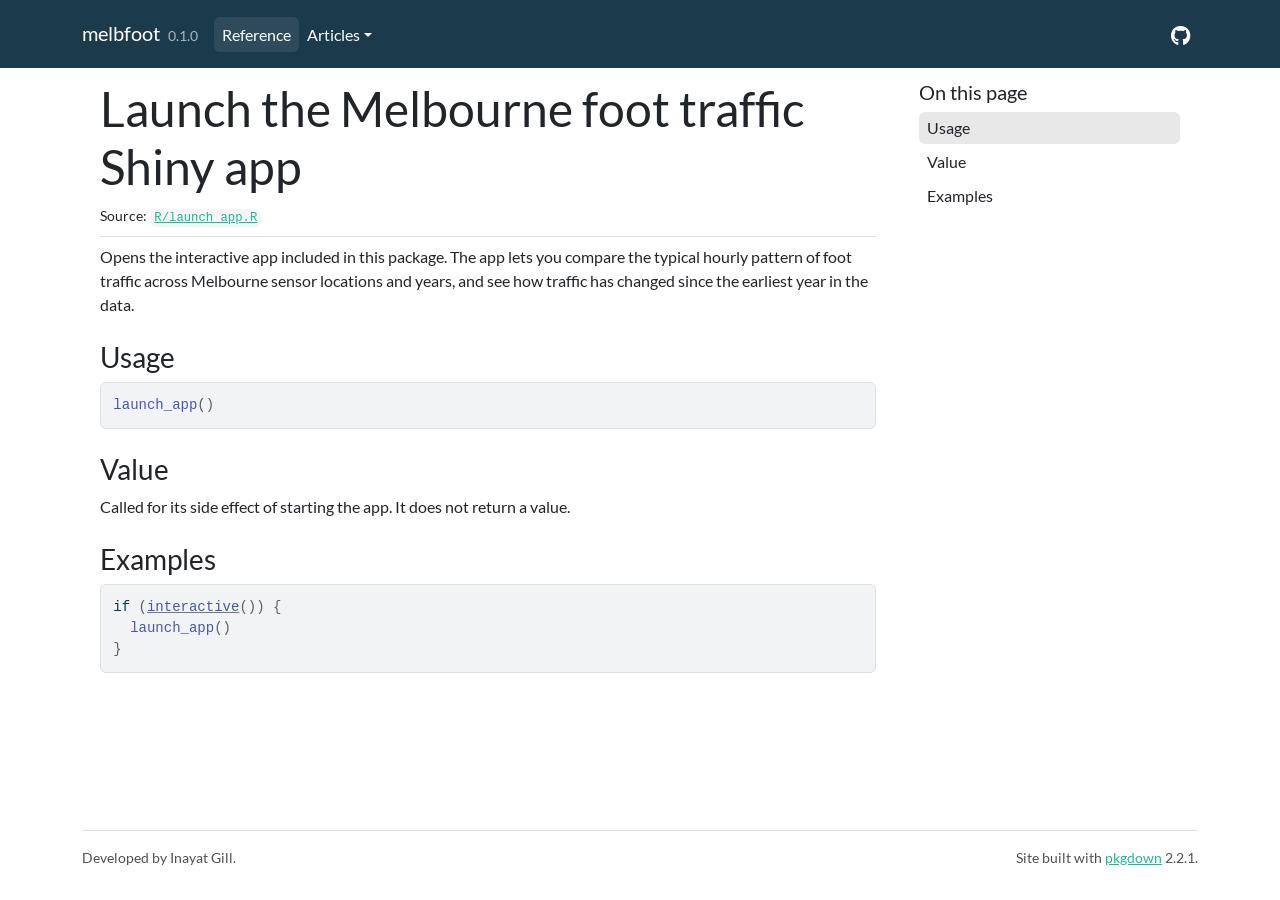
<file: reference/launch_app.html>
<!DOCTYPE html>
<!-- Generated by pkgdown: do not edit by hand --><html lang="en"><head><meta charset="UTF-8"><meta http-equiv="X-UA-Compatible" content="IE=edge"><meta name="viewport" content="width=device-width, initial-scale=1, shrink-to-fit=no"><title>Launch the Melbourne foot traffic Shiny app — launch_app • melbfoot</title><script src="../deps/jquery-3.6.0/jquery-3.6.0.min.js"></script><meta name="viewport" content="width=device-width, initial-scale=1, shrink-to-fit=no"><link href="../deps/bootstrap-5.3.8/bootstrap.min.css" rel="stylesheet"><script src="../deps/bootstrap-5.3.8/bootstrap.bundle.min.js"></script><link href="../deps/font-awesome-6.5.2/css/all.min.css" rel="stylesheet"><link href="../deps/font-awesome-6.5.2/css/v4-shims.min.css" rel="stylesheet"><script src="../deps/headroom-0.11.0/headroom.min.js"></script><script src="../deps/headroom-0.11.0/jQuery.headroom.min.js"></script><script src="../deps/bootstrap-toc-1.0.1/bootstrap-toc.min.js"></script><script src="../deps/clipboard.js-2.0.11/clipboard.min.js"></script><script src="../deps/search-1.0.0/autocomplete.jquery.min.js"></script><script src="../deps/search-1.0.0/fuse.min.js"></script><script src="../deps/search-1.0.0/mark.min.js"></script><!-- pkgdown --><script src="../pkgdown.js"></script><meta property="og:title" content="Launch the Melbourne foot traffic Shiny app — launch_app"><meta name="description" content="Opens the interactive app included in this package. The app lets you compare
the typical hourly pattern of foot traffic across Melbourne sensor locations
and years, and see how traffic has changed since the earliest year in the data."><meta property="og:description" content="Opens the interactive app included in this package. The app lets you compare
the typical hourly pattern of foot traffic across Melbourne sensor locations
and years, and see how traffic has changed since the earliest year in the data."></head><body>
    <a href="#main" class="visually-hidden-focusable">Skip to contents</a>


    <nav class="navbar navbar-expand-lg fixed-top bg-primary" data-bs-theme="dark" aria-label="Site navigation"><div class="container">

    <a class="navbar-brand me-2" href="../index.html">melbfoot</a>

    <small class="nav-text text-muted me-auto" data-bs-toggle="tooltip" data-bs-placement="bottom" title="">0.1.0</small>


    <button class="navbar-toggler" type="button" data-bs-toggle="collapse" data-bs-target="#navbar" aria-controls="navbar" aria-expanded="false" aria-label="Toggle navigation">
      <span class="navbar-toggler-icon"></span>
    </button>

    <div id="navbar" class="collapse navbar-collapse ms-3">
      <ul class="navbar-nav me-auto"><li class="active nav-item"><a class="nav-link" href="../reference/index.html">Reference</a></li>
<li class="nav-item dropdown">
  <button class="nav-link dropdown-toggle" type="button" id="dropdown-articles" data-bs-toggle="dropdown" aria-expanded="false" aria-haspopup="true">Articles</button>
  <ul class="dropdown-menu" aria-labelledby="dropdown-articles"><li><a class="dropdown-item" href="../articles/getting-started.html">Getting started with melbfoot</a></li>
  </ul></li>
      </ul><ul class="navbar-nav"><li class="nav-item"><a class="external-link nav-link" href="https://github.com/ETC5523-2026/etc5523-assignment-4-inayat-gill/" aria-label="GitHub"><span class="fa fab fa-github fa-lg"></span></a></li>
      </ul></div>


  </div>
</nav><div class="container template-reference-topic">
<div class="row">
  <main id="main" class="col-md-9"><div class="page-header">

      <h1>Launch the Melbourne foot traffic Shiny app</h1>
      <small class="dont-index">Source: <a href="https://github.com/ETC5523-2026/etc5523-assignment-4-inayat-gill/blob/main/R/launch_app.R" class="external-link"><code>R/launch_app.R</code></a></small>
      <div class="d-none name"><code>launch_app.Rd</code></div>
    </div>

    <div class="ref-description section level2">
    <p>Opens the interactive app included in this package. The app lets you compare
the typical hourly pattern of foot traffic across Melbourne sensor locations
and years, and see how traffic has changed since the earliest year in the data.</p>
    </div>

    <div class="section level2">
    <h2 id="ref-usage">Usage<a class="anchor" aria-label="anchor" href="#ref-usage"></a></h2>
    <div class="sourceCode"><pre class="sourceCode r"><code><span><span class="fu">launch_app</span><span class="op">(</span><span class="op">)</span></span></code></pre></div>
    </div>

    <div class="section level2">
    <h2 id="value">Value<a class="anchor" aria-label="anchor" href="#value"></a></h2>
    <p>Called for its side effect of starting the app. It does not return a
value.</p>
    </div>

    <div class="section level2">
    <h2 id="ref-examples">Examples<a class="anchor" aria-label="anchor" href="#ref-examples"></a></h2>
    <div class="sourceCode"><pre class="sourceCode r"><code><span class="r-in"><span><span class="kw">if</span> <span class="op">(</span><span class="fu"><a href="https://rdrr.io/r/base/interactive.html" class="external-link">interactive</a></span><span class="op">(</span><span class="op">)</span><span class="op">)</span> <span class="op">{</span></span></span>
<span class="r-in"><span>  <span class="fu">launch_app</span><span class="op">(</span><span class="op">)</span></span></span>
<span class="r-in"><span><span class="op">}</span></span></span>
</code></pre></div>
    </div>
  </main><aside class="col-md-3"><nav id="toc" aria-label="Table of contents"><h2>On this page</h2>
    </nav></aside></div>


    <footer><div class="pkgdown-footer-left">
  <p>Developed by Inayat Gill.</p>
</div>

<div class="pkgdown-footer-right">
  <p>Site built with <a href="https://pkgdown.r-lib.org/" class="external-link">pkgdown</a> 2.2.1.</p>
</div>

    </footer></div>





  </body></html>
</file>
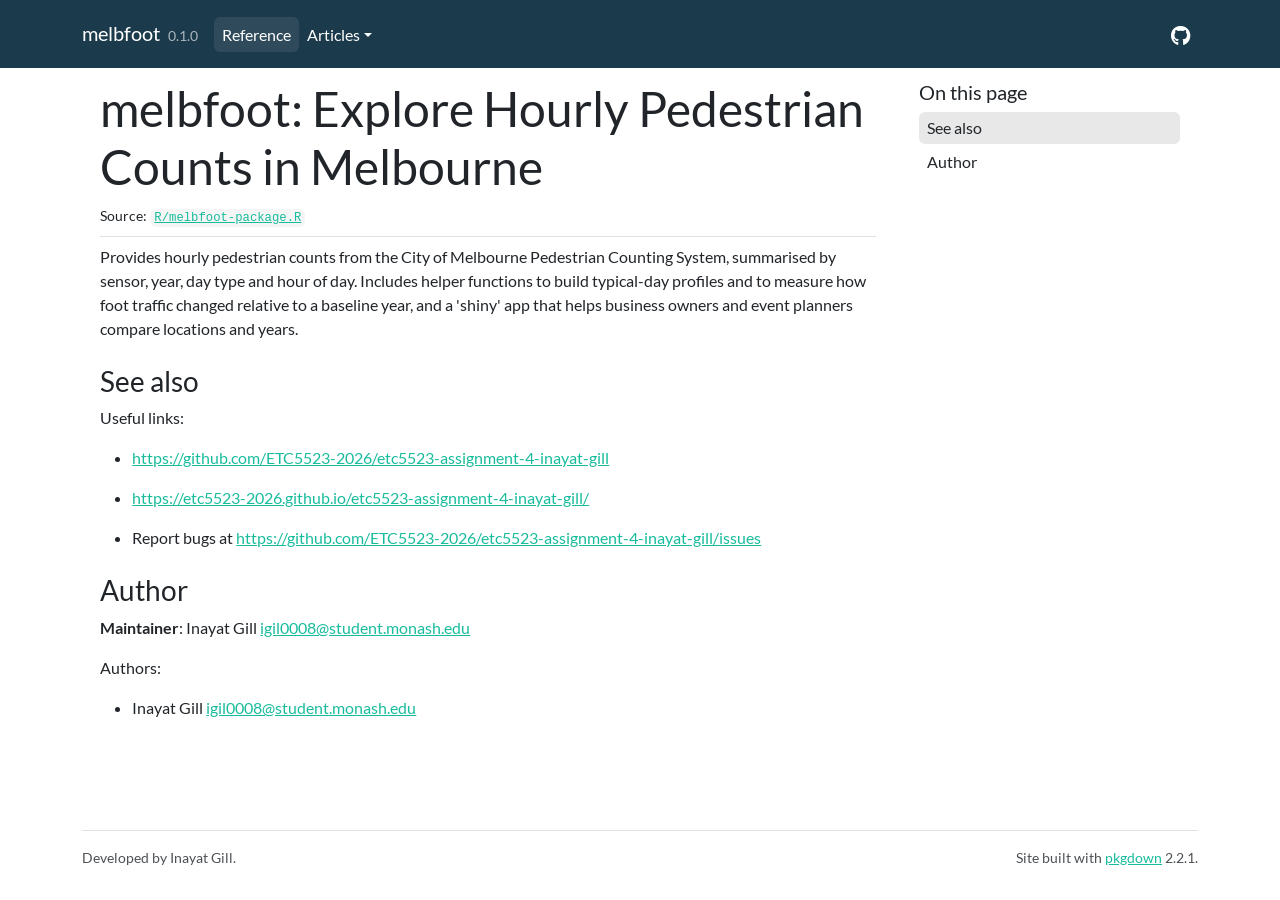
<file: reference/melbfoot-package.html>
<!DOCTYPE html>
<!-- Generated by pkgdown: do not edit by hand --><html lang="en"><head><meta charset="UTF-8"><meta http-equiv="X-UA-Compatible" content="IE=edge"><meta name="viewport" content="width=device-width, initial-scale=1, shrink-to-fit=no"><title>melbfoot: Explore Hourly Pedestrian Counts in Melbourne — melbfoot-package • melbfoot</title><script src="../deps/jquery-3.6.0/jquery-3.6.0.min.js"></script><meta name="viewport" content="width=device-width, initial-scale=1, shrink-to-fit=no"><link href="../deps/bootstrap-5.3.8/bootstrap.min.css" rel="stylesheet"><script src="../deps/bootstrap-5.3.8/bootstrap.bundle.min.js"></script><link href="../deps/font-awesome-6.5.2/css/all.min.css" rel="stylesheet"><link href="../deps/font-awesome-6.5.2/css/v4-shims.min.css" rel="stylesheet"><script src="../deps/headroom-0.11.0/headroom.min.js"></script><script src="../deps/headroom-0.11.0/jQuery.headroom.min.js"></script><script src="../deps/bootstrap-toc-1.0.1/bootstrap-toc.min.js"></script><script src="../deps/clipboard.js-2.0.11/clipboard.min.js"></script><script src="../deps/search-1.0.0/autocomplete.jquery.min.js"></script><script src="../deps/search-1.0.0/fuse.min.js"></script><script src="../deps/search-1.0.0/mark.min.js"></script><!-- pkgdown --><script src="../pkgdown.js"></script><meta property="og:title" content="melbfoot: Explore Hourly Pedestrian Counts in Melbourne — melbfoot-package"><meta name="description" content="Provides hourly pedestrian counts from the City of Melbourne Pedestrian Counting System, summarised by sensor, year, day type and hour of day. Includes helper functions to build typical-day profiles and to measure how foot traffic changed relative to a baseline year, and a 'shiny' app that helps business owners and event planners compare locations and years."><meta property="og:description" content="Provides hourly pedestrian counts from the City of Melbourne Pedestrian Counting System, summarised by sensor, year, day type and hour of day. Includes helper functions to build typical-day profiles and to measure how foot traffic changed relative to a baseline year, and a 'shiny' app that helps business owners and event planners compare locations and years."></head><body>
    <a href="#main" class="visually-hidden-focusable">Skip to contents</a>


    <nav class="navbar navbar-expand-lg fixed-top bg-primary" data-bs-theme="dark" aria-label="Site navigation"><div class="container">

    <a class="navbar-brand me-2" href="../index.html">melbfoot</a>

    <small class="nav-text text-muted me-auto" data-bs-toggle="tooltip" data-bs-placement="bottom" title="">0.1.0</small>


    <button class="navbar-toggler" type="button" data-bs-toggle="collapse" data-bs-target="#navbar" aria-controls="navbar" aria-expanded="false" aria-label="Toggle navigation">
      <span class="navbar-toggler-icon"></span>
    </button>

    <div id="navbar" class="collapse navbar-collapse ms-3">
      <ul class="navbar-nav me-auto"><li class="active nav-item"><a class="nav-link" href="../reference/index.html">Reference</a></li>
<li class="nav-item dropdown">
  <button class="nav-link dropdown-toggle" type="button" id="dropdown-articles" data-bs-toggle="dropdown" aria-expanded="false" aria-haspopup="true">Articles</button>
  <ul class="dropdown-menu" aria-labelledby="dropdown-articles"><li><a class="dropdown-item" href="../articles/getting-started.html">Getting started with melbfoot</a></li>
  </ul></li>
      </ul><ul class="navbar-nav"><li class="nav-item"><a class="external-link nav-link" href="https://github.com/ETC5523-2026/etc5523-assignment-4-inayat-gill/" aria-label="GitHub"><span class="fa fab fa-github fa-lg"></span></a></li>
      </ul></div>


  </div>
</nav><div class="container template-reference-topic">
<div class="row">
  <main id="main" class="col-md-9"><div class="page-header">

      <h1>melbfoot: Explore Hourly Pedestrian Counts in Melbourne</h1>
      <small class="dont-index">Source: <a href="https://github.com/ETC5523-2026/etc5523-assignment-4-inayat-gill/blob/main/R/melbfoot-package.R" class="external-link"><code>R/melbfoot-package.R</code></a></small>
      <div class="d-none name"><code>melbfoot-package.Rd</code></div>
    </div>

    <div class="ref-description section level2">
    <p>Provides hourly pedestrian counts from the City of Melbourne Pedestrian Counting System, summarised by sensor, year, day type and hour of day. Includes helper functions to build typical-day profiles and to measure how foot traffic changed relative to a baseline year, and a 'shiny' app that helps business owners and event planners compare locations and years.</p>
    </div>


    <div class="section level2">
    <h2 id="see-also">See also<a class="anchor" aria-label="anchor" href="#see-also"></a></h2>
    <div class="dont-index"><p>Useful links:</p><ul><li><p><a href="https://github.com/ETC5523-2026/etc5523-assignment-4-inayat-gill" class="external-link">https://github.com/ETC5523-2026/etc5523-assignment-4-inayat-gill</a></p></li>
<li><p><a href="https://etc5523-2026.github.io/etc5523-assignment-4-inayat-gill/">https://etc5523-2026.github.io/etc5523-assignment-4-inayat-gill/</a></p></li>
<li><p>Report bugs at <a href="https://github.com/ETC5523-2026/etc5523-assignment-4-inayat-gill/issues" class="external-link">https://github.com/ETC5523-2026/etc5523-assignment-4-inayat-gill/issues</a></p></li>
</ul></div>
    </div>
    <div class="section level2">
    <h2 id="author">Author<a class="anchor" aria-label="anchor" href="#author"></a></h2>
    <p><strong>Maintainer</strong>: Inayat Gill <a href="mailto:igil0008@student.monash.edu">igil0008@student.monash.edu</a></p>
<p>Authors:</p><ul><li><p>Inayat Gill <a href="mailto:igil0008@student.monash.edu">igil0008@student.monash.edu</a></p></li>
</ul></div>

  </main><aside class="col-md-3"><nav id="toc" aria-label="Table of contents"><h2>On this page</h2>
    </nav></aside></div>


    <footer><div class="pkgdown-footer-left">
  <p>Developed by Inayat Gill.</p>
</div>

<div class="pkgdown-footer-right">
  <p>Site built with <a href="https://pkgdown.r-lib.org/" class="external-link">pkgdown</a> 2.2.1.</p>
</div>

    </footer></div>





  </body></html>
</file>
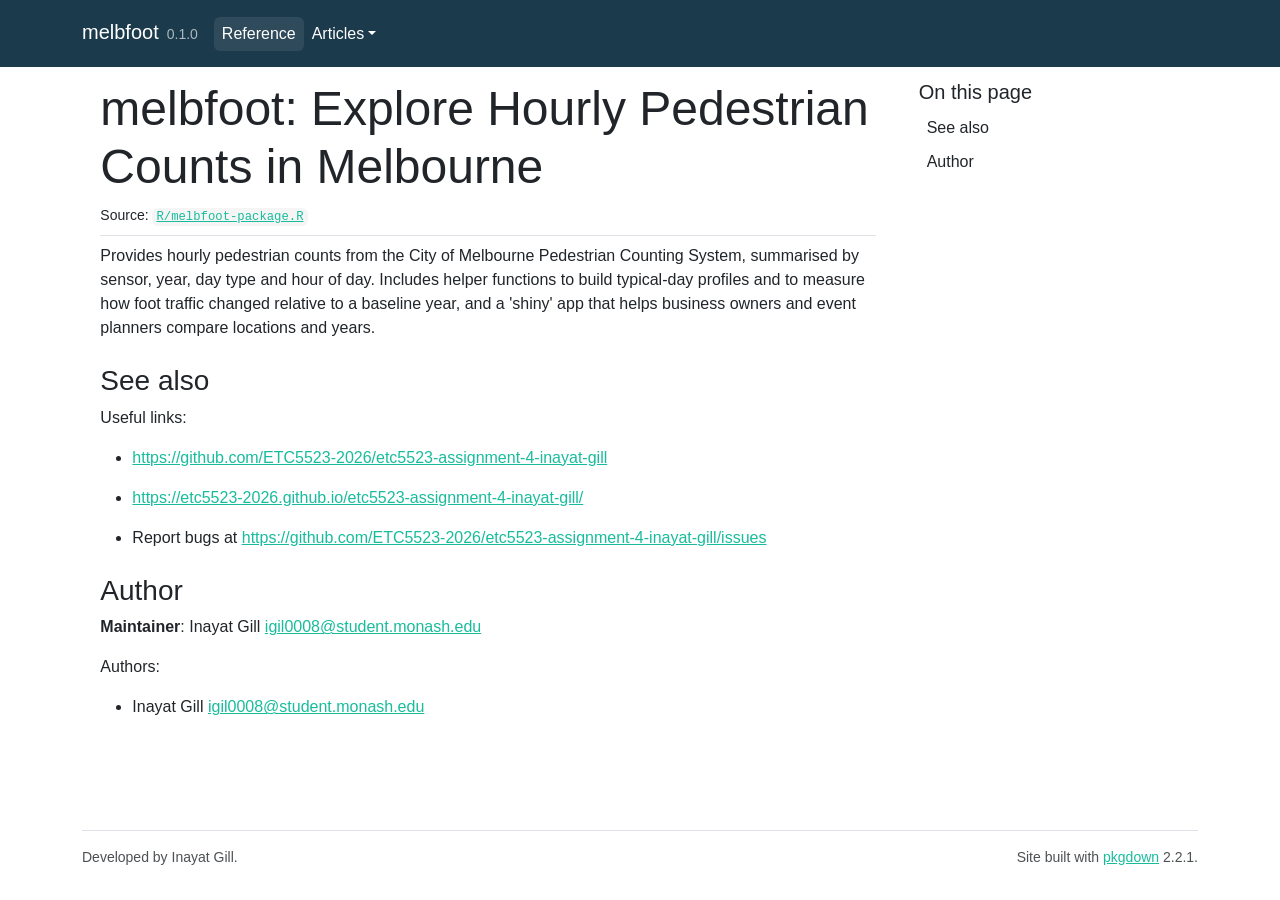
<file: reference/melbfoot.html>
<html>
  <head>
    <meta http-equiv="refresh" content="0;URL=https://etc5523-2026.github.io/etc5523-assignment-4-inayat-gill/reference/melbfoot-package.html" />
    <meta name="robots" content="noindex">
    <link rel="canonical" href="https://etc5523-2026.github.io/etc5523-assignment-4-inayat-gill/reference/melbfoot-package.html">
  </head>
</html>
</file>
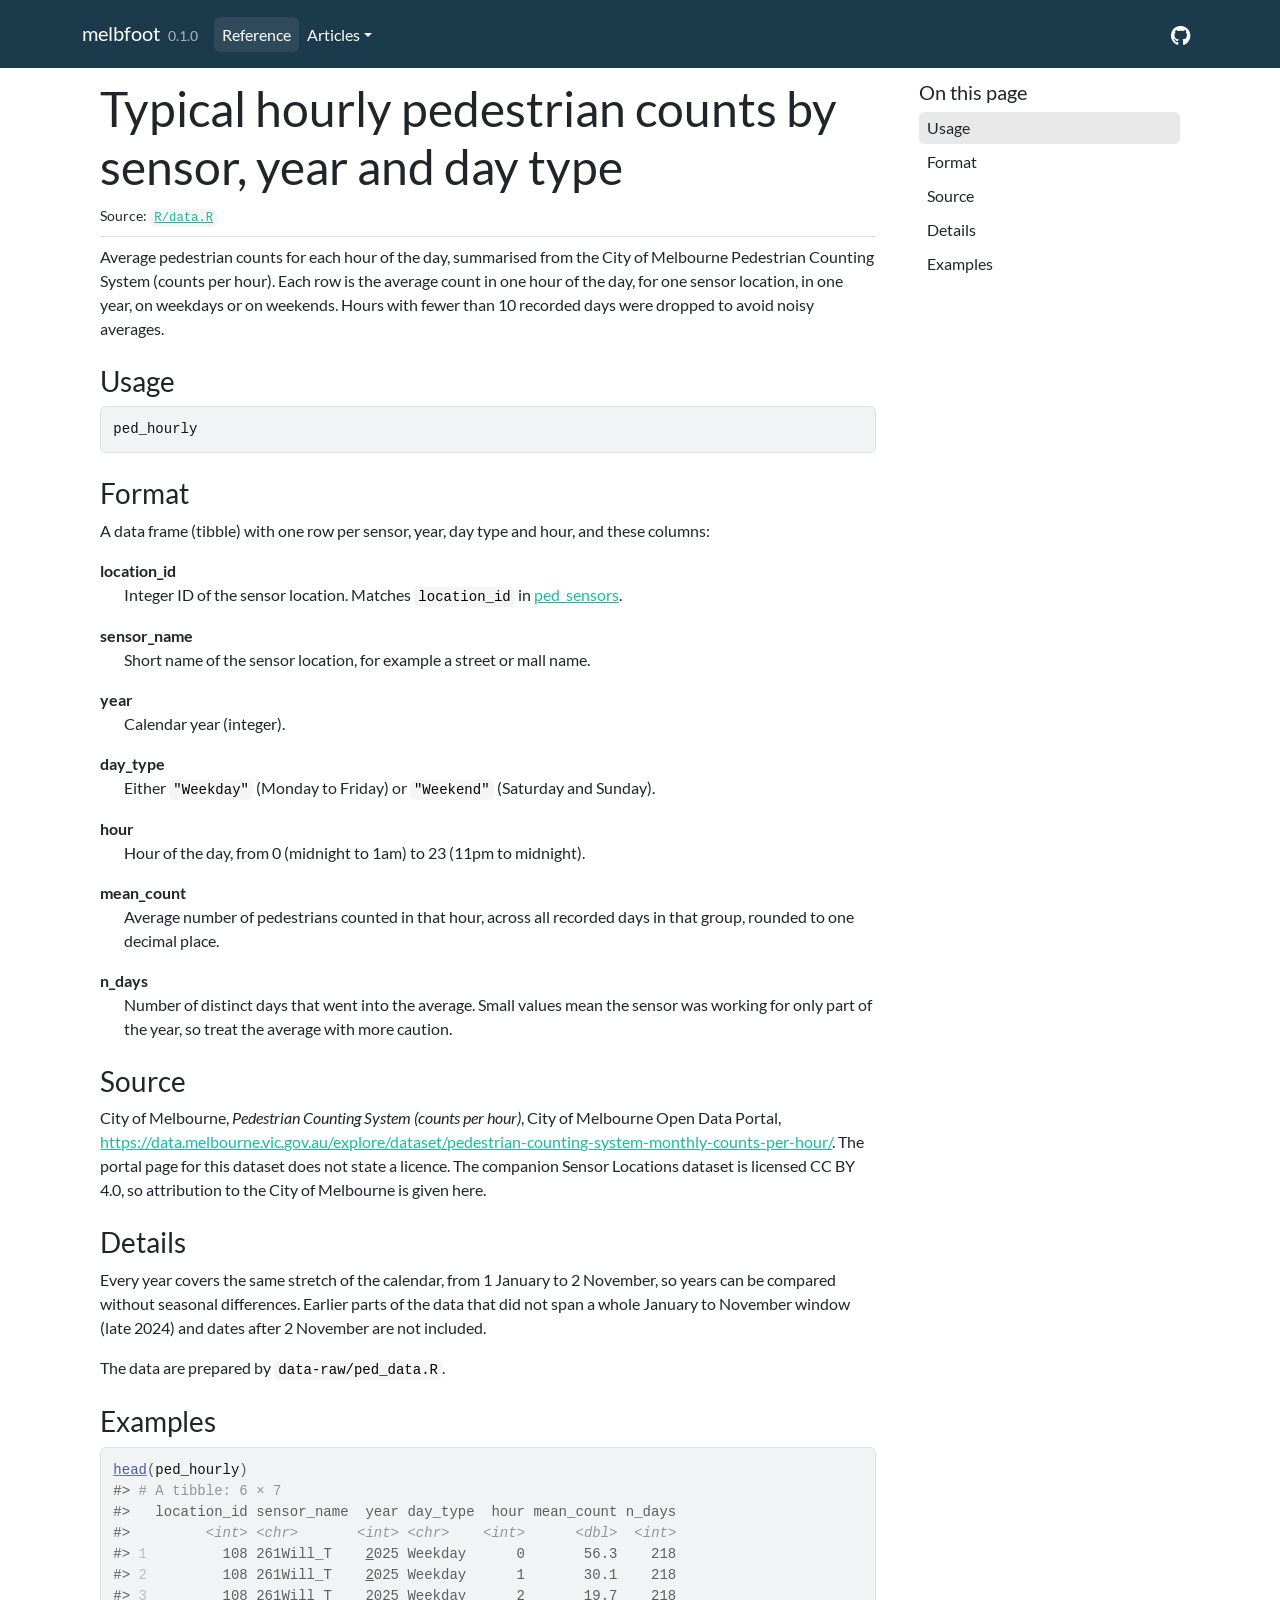
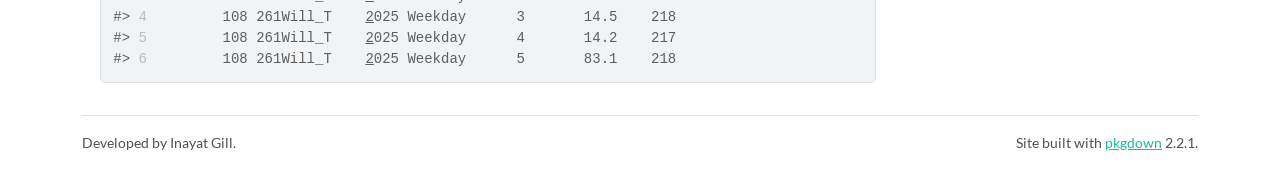
<file: reference/ped_hourly.html>
<!DOCTYPE html>
<!-- Generated by pkgdown: do not edit by hand --><html lang="en"><head><meta charset="UTF-8"><meta http-equiv="X-UA-Compatible" content="IE=edge"><meta name="viewport" content="width=device-width, initial-scale=1, shrink-to-fit=no"><title>Typical hourly pedestrian counts by sensor, year and day type — ped_hourly • melbfoot</title><script src="../deps/jquery-3.6.0/jquery-3.6.0.min.js"></script><meta name="viewport" content="width=device-width, initial-scale=1, shrink-to-fit=no"><link href="../deps/bootstrap-5.3.8/bootstrap.min.css" rel="stylesheet"><script src="../deps/bootstrap-5.3.8/bootstrap.bundle.min.js"></script><link href="../deps/font-awesome-6.5.2/css/all.min.css" rel="stylesheet"><link href="../deps/font-awesome-6.5.2/css/v4-shims.min.css" rel="stylesheet"><script src="../deps/headroom-0.11.0/headroom.min.js"></script><script src="../deps/headroom-0.11.0/jQuery.headroom.min.js"></script><script src="../deps/bootstrap-toc-1.0.1/bootstrap-toc.min.js"></script><script src="../deps/clipboard.js-2.0.11/clipboard.min.js"></script><script src="../deps/search-1.0.0/autocomplete.jquery.min.js"></script><script src="../deps/search-1.0.0/fuse.min.js"></script><script src="../deps/search-1.0.0/mark.min.js"></script><!-- pkgdown --><script src="../pkgdown.js"></script><meta property="og:title" content="Typical hourly pedestrian counts by sensor, year and day type — ped_hourly"><meta name="description" content="Average pedestrian counts for each hour of the day, summarised from the
City of Melbourne Pedestrian Counting System (counts per hour). Each row is
the average count in one hour of the day, for one sensor location, in one
year, on weekdays or on weekends. Hours with fewer than 10 recorded days
were dropped to avoid noisy averages."><meta property="og:description" content="Average pedestrian counts for each hour of the day, summarised from the
City of Melbourne Pedestrian Counting System (counts per hour). Each row is
the average count in one hour of the day, for one sensor location, in one
year, on weekdays or on weekends. Hours with fewer than 10 recorded days
were dropped to avoid noisy averages."></head><body>
    <a href="#main" class="visually-hidden-focusable">Skip to contents</a>


    <nav class="navbar navbar-expand-lg fixed-top bg-primary" data-bs-theme="dark" aria-label="Site navigation"><div class="container">

    <a class="navbar-brand me-2" href="../index.html">melbfoot</a>

    <small class="nav-text text-muted me-auto" data-bs-toggle="tooltip" data-bs-placement="bottom" title="">0.1.0</small>


    <button class="navbar-toggler" type="button" data-bs-toggle="collapse" data-bs-target="#navbar" aria-controls="navbar" aria-expanded="false" aria-label="Toggle navigation">
      <span class="navbar-toggler-icon"></span>
    </button>

    <div id="navbar" class="collapse navbar-collapse ms-3">
      <ul class="navbar-nav me-auto"><li class="active nav-item"><a class="nav-link" href="../reference/index.html">Reference</a></li>
<li class="nav-item dropdown">
  <button class="nav-link dropdown-toggle" type="button" id="dropdown-articles" data-bs-toggle="dropdown" aria-expanded="false" aria-haspopup="true">Articles</button>
  <ul class="dropdown-menu" aria-labelledby="dropdown-articles"><li><a class="dropdown-item" href="../articles/getting-started.html">Getting started with melbfoot</a></li>
  </ul></li>
      </ul><ul class="navbar-nav"><li class="nav-item"><a class="external-link nav-link" href="https://github.com/ETC5523-2026/etc5523-assignment-4-inayat-gill/" aria-label="GitHub"><span class="fa fab fa-github fa-lg"></span></a></li>
      </ul></div>


  </div>
</nav><div class="container template-reference-topic">
<div class="row">
  <main id="main" class="col-md-9"><div class="page-header">

      <h1>Typical hourly pedestrian counts by sensor, year and day type</h1>
      <small class="dont-index">Source: <a href="https://github.com/ETC5523-2026/etc5523-assignment-4-inayat-gill/blob/main/R/data.R" class="external-link"><code>R/data.R</code></a></small>
      <div class="d-none name"><code>ped_hourly.Rd</code></div>
    </div>

    <div class="ref-description section level2">
    <p>Average pedestrian counts for each hour of the day, summarised from the
City of Melbourne Pedestrian Counting System (counts per hour). Each row is
the average count in one hour of the day, for one sensor location, in one
year, on weekdays or on weekends. Hours with fewer than 10 recorded days
were dropped to avoid noisy averages.</p>
    </div>

    <div class="section level2">
    <h2 id="ref-usage">Usage<a class="anchor" aria-label="anchor" href="#ref-usage"></a></h2>
    <div class="sourceCode"><pre class="sourceCode r"><code><span><span class="va">ped_hourly</span></span></code></pre></div>
    </div>

    <div class="section level2">
    <h2 id="format">Format<a class="anchor" aria-label="anchor" href="#format"></a></h2>
    <p>A data frame (tibble) with one row per sensor, year, day type and
hour, and these columns:</p><dl><dt>location_id</dt>
<dd><p>Integer ID of the sensor location. Matches
<code>location_id</code> in <a href="ped_sensors.html">ped_sensors</a>.</p></dd>

<dt>sensor_name</dt>
<dd><p>Short name of the sensor location, for example a
street or mall name.</p></dd>

<dt>year</dt>
<dd><p>Calendar year (integer).</p></dd>

<dt>day_type</dt>
<dd><p>Either <code>"Weekday"</code> (Monday to Friday) or <code>"Weekend"</code>
(Saturday and Sunday).</p></dd>

<dt>hour</dt>
<dd><p>Hour of the day, from 0 (midnight to 1am) to 23 (11pm to
midnight).</p></dd>

<dt>mean_count</dt>
<dd><p>Average number of pedestrians counted in that hour,
across all recorded days in that group, rounded to one decimal place.</p></dd>

<dt>n_days</dt>
<dd><p>Number of distinct days that went into the average. Small
values mean the sensor was working for only part of the year, so treat
the average with more caution.</p></dd>


</dl></div>
    <div class="section level2">
    <h2 id="source">Source<a class="anchor" aria-label="anchor" href="#source"></a></h2>
    <p>City of Melbourne, <em>Pedestrian Counting System (counts per hour)</em>,
City of Melbourne Open Data Portal,
<a href="https://data.melbourne.vic.gov.au/explore/dataset/pedestrian-counting-system-monthly-counts-per-hour/" class="external-link">https://data.melbourne.vic.gov.au/explore/dataset/pedestrian-counting-system-monthly-counts-per-hour/</a>.
The portal page for this dataset does not state a licence. The companion
Sensor Locations dataset is licensed CC BY 4.0, so attribution to the City
of Melbourne is given here.</p>
    </div>
    <div class="section level2">
    <h2 id="details">Details<a class="anchor" aria-label="anchor" href="#details"></a></h2>
    <p>Every year covers the same stretch of the calendar, from 1 January to
2 November, so years can be compared without seasonal differences. Earlier
parts of the data that did not span a whole January to November window
(late 2024) and dates after 2 November are not included.</p>
<p>The data are prepared by <code>data-raw/ped_data.R</code>.</p>
    </div>

    <div class="section level2">
    <h2 id="ref-examples">Examples<a class="anchor" aria-label="anchor" href="#ref-examples"></a></h2>
    <div class="sourceCode"><pre class="sourceCode r"><code><span class="r-in"><span><span class="fu"><a href="https://rdrr.io/r/utils/head.html" class="external-link">head</a></span><span class="op">(</span><span class="va">ped_hourly</span><span class="op">)</span></span></span>
<span class="r-out co"><span class="r-pr">#&gt;</span> <span style="color: #949494;"># A tibble: 6 × 7</span></span>
<span class="r-out co"><span class="r-pr">#&gt;</span>   location_id sensor_name  year day_type  hour mean_count n_days</span>
<span class="r-out co"><span class="r-pr">#&gt;</span>         <span style="color: #949494; font-style: italic;">&lt;int&gt;</span> <span style="color: #949494; font-style: italic;">&lt;chr&gt;</span>       <span style="color: #949494; font-style: italic;">&lt;int&gt;</span> <span style="color: #949494; font-style: italic;">&lt;chr&gt;</span>    <span style="color: #949494; font-style: italic;">&lt;int&gt;</span>      <span style="color: #949494; font-style: italic;">&lt;dbl&gt;</span>  <span style="color: #949494; font-style: italic;">&lt;int&gt;</span></span>
<span class="r-out co"><span class="r-pr">#&gt;</span> <span style="color: #BCBCBC;">1</span>         108 261Will_T    <span style="text-decoration: underline;">2</span>025 Weekday      0       56.3    218</span>
<span class="r-out co"><span class="r-pr">#&gt;</span> <span style="color: #BCBCBC;">2</span>         108 261Will_T    <span style="text-decoration: underline;">2</span>025 Weekday      1       30.1    218</span>
<span class="r-out co"><span class="r-pr">#&gt;</span> <span style="color: #BCBCBC;">3</span>         108 261Will_T    <span style="text-decoration: underline;">2</span>025 Weekday      2       19.7    218</span>
<span class="r-out co"><span class="r-pr">#&gt;</span> <span style="color: #BCBCBC;">4</span>         108 261Will_T    <span style="text-decoration: underline;">2</span>025 Weekday      3       14.5    218</span>
<span class="r-out co"><span class="r-pr">#&gt;</span> <span style="color: #BCBCBC;">5</span>         108 261Will_T    <span style="text-decoration: underline;">2</span>025 Weekday      4       14.2    217</span>
<span class="r-out co"><span class="r-pr">#&gt;</span> <span style="color: #BCBCBC;">6</span>         108 261Will_T    <span style="text-decoration: underline;">2</span>025 Weekday      5       83.1    218</span>
</code></pre></div>
    </div>
  </main><aside class="col-md-3"><nav id="toc" aria-label="Table of contents"><h2>On this page</h2>
    </nav></aside></div>


    <footer><div class="pkgdown-footer-left">
  <p>Developed by Inayat Gill.</p>
</div>

<div class="pkgdown-footer-right">
  <p>Site built with <a href="https://pkgdown.r-lib.org/" class="external-link">pkgdown</a> 2.2.1.</p>
</div>

    </footer></div>





  </body></html>
</file>
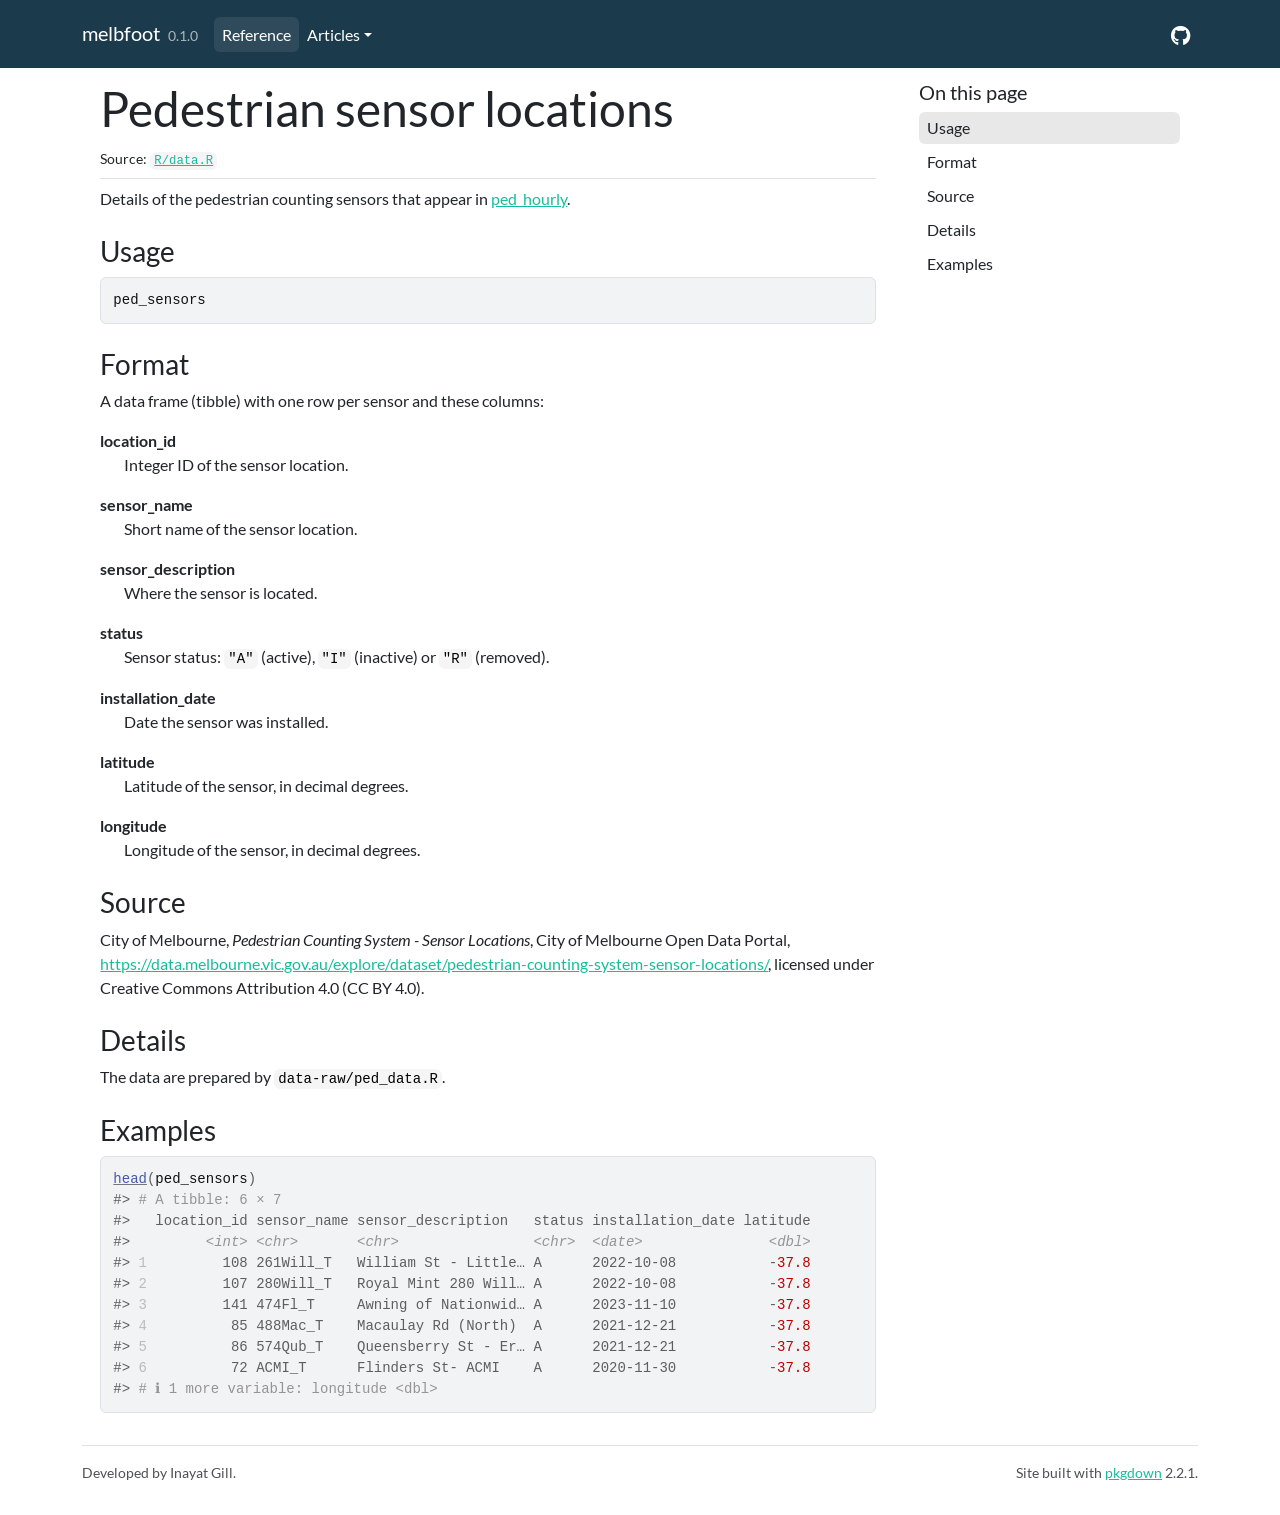
<file: reference/ped_sensors.html>
<!DOCTYPE html>
<!-- Generated by pkgdown: do not edit by hand --><html lang="en"><head><meta charset="UTF-8"><meta http-equiv="X-UA-Compatible" content="IE=edge"><meta name="viewport" content="width=device-width, initial-scale=1, shrink-to-fit=no"><title>Pedestrian sensor locations — ped_sensors • melbfoot</title><script src="../deps/jquery-3.6.0/jquery-3.6.0.min.js"></script><meta name="viewport" content="width=device-width, initial-scale=1, shrink-to-fit=no"><link href="../deps/bootstrap-5.3.8/bootstrap.min.css" rel="stylesheet"><script src="../deps/bootstrap-5.3.8/bootstrap.bundle.min.js"></script><link href="../deps/font-awesome-6.5.2/css/all.min.css" rel="stylesheet"><link href="../deps/font-awesome-6.5.2/css/v4-shims.min.css" rel="stylesheet"><script src="../deps/headroom-0.11.0/headroom.min.js"></script><script src="../deps/headroom-0.11.0/jQuery.headroom.min.js"></script><script src="../deps/bootstrap-toc-1.0.1/bootstrap-toc.min.js"></script><script src="../deps/clipboard.js-2.0.11/clipboard.min.js"></script><script src="../deps/search-1.0.0/autocomplete.jquery.min.js"></script><script src="../deps/search-1.0.0/fuse.min.js"></script><script src="../deps/search-1.0.0/mark.min.js"></script><!-- pkgdown --><script src="../pkgdown.js"></script><meta property="og:title" content="Pedestrian sensor locations — ped_sensors"><meta name="description" content="Details of the pedestrian counting sensors that appear in ped_hourly."><meta property="og:description" content="Details of the pedestrian counting sensors that appear in ped_hourly."></head><body>
    <a href="#main" class="visually-hidden-focusable">Skip to contents</a>


    <nav class="navbar navbar-expand-lg fixed-top bg-primary" data-bs-theme="dark" aria-label="Site navigation"><div class="container">

    <a class="navbar-brand me-2" href="../index.html">melbfoot</a>

    <small class="nav-text text-muted me-auto" data-bs-toggle="tooltip" data-bs-placement="bottom" title="">0.1.0</small>


    <button class="navbar-toggler" type="button" data-bs-toggle="collapse" data-bs-target="#navbar" aria-controls="navbar" aria-expanded="false" aria-label="Toggle navigation">
      <span class="navbar-toggler-icon"></span>
    </button>

    <div id="navbar" class="collapse navbar-collapse ms-3">
      <ul class="navbar-nav me-auto"><li class="active nav-item"><a class="nav-link" href="../reference/index.html">Reference</a></li>
<li class="nav-item dropdown">
  <button class="nav-link dropdown-toggle" type="button" id="dropdown-articles" data-bs-toggle="dropdown" aria-expanded="false" aria-haspopup="true">Articles</button>
  <ul class="dropdown-menu" aria-labelledby="dropdown-articles"><li><a class="dropdown-item" href="../articles/getting-started.html">Getting started with melbfoot</a></li>
  </ul></li>
      </ul><ul class="navbar-nav"><li class="nav-item"><a class="external-link nav-link" href="https://github.com/ETC5523-2026/etc5523-assignment-4-inayat-gill/" aria-label="GitHub"><span class="fa fab fa-github fa-lg"></span></a></li>
      </ul></div>


  </div>
</nav><div class="container template-reference-topic">
<div class="row">
  <main id="main" class="col-md-9"><div class="page-header">

      <h1>Pedestrian sensor locations</h1>
      <small class="dont-index">Source: <a href="https://github.com/ETC5523-2026/etc5523-assignment-4-inayat-gill/blob/main/R/data.R" class="external-link"><code>R/data.R</code></a></small>
      <div class="d-none name"><code>ped_sensors.Rd</code></div>
    </div>

    <div class="ref-description section level2">
    <p>Details of the pedestrian counting sensors that appear in <a href="ped_hourly.html">ped_hourly</a>.</p>
    </div>

    <div class="section level2">
    <h2 id="ref-usage">Usage<a class="anchor" aria-label="anchor" href="#ref-usage"></a></h2>
    <div class="sourceCode"><pre class="sourceCode r"><code><span><span class="va">ped_sensors</span></span></code></pre></div>
    </div>

    <div class="section level2">
    <h2 id="format">Format<a class="anchor" aria-label="anchor" href="#format"></a></h2>
    <p>A data frame (tibble) with one row per sensor and these columns:</p><dl><dt>location_id</dt>
<dd><p>Integer ID of the sensor location.</p></dd>

<dt>sensor_name</dt>
<dd><p>Short name of the sensor location.</p></dd>

<dt>sensor_description</dt>
<dd><p>Where the sensor is located.</p></dd>

<dt>status</dt>
<dd><p>Sensor status: <code>"A"</code> (active), <code>"I"</code> (inactive) or <code>"R"</code>
(removed).</p></dd>

<dt>installation_date</dt>
<dd><p>Date the sensor was installed.</p></dd>

<dt>latitude</dt>
<dd><p>Latitude of the sensor, in decimal degrees.</p></dd>

<dt>longitude</dt>
<dd><p>Longitude of the sensor, in decimal degrees.</p></dd>


</dl></div>
    <div class="section level2">
    <h2 id="source">Source<a class="anchor" aria-label="anchor" href="#source"></a></h2>
    <p>City of Melbourne, <em>Pedestrian Counting System - Sensor Locations</em>,
City of Melbourne Open Data Portal,
<a href="https://data.melbourne.vic.gov.au/explore/dataset/pedestrian-counting-system-sensor-locations/" class="external-link">https://data.melbourne.vic.gov.au/explore/dataset/pedestrian-counting-system-sensor-locations/</a>,
licensed under Creative Commons Attribution 4.0 (CC BY 4.0).</p>
    </div>
    <div class="section level2">
    <h2 id="details">Details<a class="anchor" aria-label="anchor" href="#details"></a></h2>
    <p>The data are prepared by <code>data-raw/ped_data.R</code>.</p>
    </div>

    <div class="section level2">
    <h2 id="ref-examples">Examples<a class="anchor" aria-label="anchor" href="#ref-examples"></a></h2>
    <div class="sourceCode"><pre class="sourceCode r"><code><span class="r-in"><span><span class="fu"><a href="https://rdrr.io/r/utils/head.html" class="external-link">head</a></span><span class="op">(</span><span class="va">ped_sensors</span><span class="op">)</span></span></span>
<span class="r-out co"><span class="r-pr">#&gt;</span> <span style="color: #949494;"># A tibble: 6 × 7</span></span>
<span class="r-out co"><span class="r-pr">#&gt;</span>   location_id sensor_name sensor_description   status installation_date latitude</span>
<span class="r-out co"><span class="r-pr">#&gt;</span>         <span style="color: #949494; font-style: italic;">&lt;int&gt;</span> <span style="color: #949494; font-style: italic;">&lt;chr&gt;</span>       <span style="color: #949494; font-style: italic;">&lt;chr&gt;</span>                <span style="color: #949494; font-style: italic;">&lt;chr&gt;</span>  <span style="color: #949494; font-style: italic;">&lt;date&gt;</span>               <span style="color: #949494; font-style: italic;">&lt;dbl&gt;</span></span>
<span class="r-out co"><span class="r-pr">#&gt;</span> <span style="color: #BCBCBC;">1</span>         108 261Will_T   William St - Little… A      2022-10-08           -<span style="color: #BB0000;">37.8</span></span>
<span class="r-out co"><span class="r-pr">#&gt;</span> <span style="color: #BCBCBC;">2</span>         107 280Will_T   Royal Mint 280 Will… A      2022-10-08           -<span style="color: #BB0000;">37.8</span></span>
<span class="r-out co"><span class="r-pr">#&gt;</span> <span style="color: #BCBCBC;">3</span>         141 474Fl_T     Awning of Nationwid… A      2023-11-10           -<span style="color: #BB0000;">37.8</span></span>
<span class="r-out co"><span class="r-pr">#&gt;</span> <span style="color: #BCBCBC;">4</span>          85 488Mac_T    Macaulay Rd (North)  A      2021-12-21           -<span style="color: #BB0000;">37.8</span></span>
<span class="r-out co"><span class="r-pr">#&gt;</span> <span style="color: #BCBCBC;">5</span>          86 574Qub_T    Queensberry St - Er… A      2021-12-21           -<span style="color: #BB0000;">37.8</span></span>
<span class="r-out co"><span class="r-pr">#&gt;</span> <span style="color: #BCBCBC;">6</span>          72 ACMI_T      Flinders St- ACMI    A      2020-11-30           -<span style="color: #BB0000;">37.8</span></span>
<span class="r-out co"><span class="r-pr">#&gt;</span> <span style="color: #949494;"># ℹ 1 more variable: longitude &lt;dbl&gt;</span></span>
</code></pre></div>
    </div>
  </main><aside class="col-md-3"><nav id="toc" aria-label="Table of contents"><h2>On this page</h2>
    </nav></aside></div>


    <footer><div class="pkgdown-footer-left">
  <p>Developed by Inayat Gill.</p>
</div>

<div class="pkgdown-footer-right">
  <p>Site built with <a href="https://pkgdown.r-lib.org/" class="external-link">pkgdown</a> 2.2.1.</p>
</div>

    </footer></div>





  </body></html>
</file>
<file: deps/font-awesome-6.5.2/css/v4-shims.min.css>
/*!
 * Font Awesome Free 6.5.2 by @fontawesome - https://fontawesome.com
 * License - https://fontawesome.com/license/free (Icons: CC BY 4.0, Fonts: SIL OFL 1.1, Code: MIT License)
 * Copyright 2024 Fonticons, Inc.
 */
.fa.fa-glass:before{content:"\f000"}.fa.fa-envelope-o{font-family:"Font Awesome 6 Free";font-weight:400}.fa.fa-envelope-o:before{content:"\f0e0"}.fa.fa-star-o{font-family:"Font Awesome 6 Free";font-weight:400}.fa.fa-star-o:before{content:"\f005"}.fa.fa-close:before,.fa.fa-remove:before{content:"\f00d"}.fa.fa-gear:before{content:"\f013"}.fa.fa-trash-o{font-family:"Font Awesome 6 Free";font-weight:400}.fa.fa-trash-o:before{content:"\f2ed"}.fa.fa-home:before{content:"\f015"}.fa.fa-file-o{font-family:"Font Awesome 6 Free";font-weight:400}.fa.fa-file-o:before{content:"\f15b"}.fa.fa-clock-o{font-family:"Font Awesome 6 Free";font-weight:400}.fa.fa-clock-o:before{content:"\f017"}.fa.fa-arrow-circle-o-down{font-family:"Font Awesome 6 Free";font-weight:400}.fa.fa-arrow-circle-o-down:before{content:"\f358"}.fa.fa-arrow-circle-o-up{font-family:"Font Awesome 6 Free";font-weight:400}.fa.fa-arrow-circle-o-up:before{content:"\f35b"}.fa.fa-play-circle-o{font-family:"Font Awesome 6 Free";font-weight:400}.fa.fa-play-circle-o:before{content:"\f144"}.fa.fa-repeat:before,.fa.fa-rotate-right:before{content:"\f01e"}.fa.fa-refresh:before{content:"\f021"}.fa.fa-list-alt{font-family:"Font Awesome 6 Free";font-weight:400}.fa.fa-list-alt:before{content:"\f022"}.fa.fa-dedent:before{content:"\f03b"}.fa.fa-video-camera:before{content:"\f03d"}.fa.fa-picture-o{font-family:"Font Awesome 6 Free";font-weight:400}.fa.fa-picture-o:before{content:"\f03e"}.fa.fa-photo{font-family:"Font Awesome 6 Free";font-weight:400}.fa.fa-photo:before{content:"\f03e"}.fa.fa-image{font-family:"Font Awesome 6 Free";font-weight:400}.fa.fa-image:before{content:"\f03e"}.fa.fa-map-marker:before{content:"\f3c5"}.fa.fa-pencil-square-o{font-family:"Font Awesome 6 Free";font-weight:400}.fa.fa-pencil-square-o:before{content:"\f044"}.fa.fa-edit{font-family:"Font Awesome 6 Free";font-weight:400}.fa.fa-edit:before{content:"\f044"}.fa.fa-share-square-o:before{content:"\f14d"}.fa.fa-check-square-o{font-family:"Font Awesome 6 Free";font-weight:400}.fa.fa-check-square-o:before{content:"\f14a"}.fa.fa-arrows:before{content:"\f0b2"}.fa.fa-times-circle-o{font-family:"Font Awesome 6 Free";font-weight:400}.fa.fa-times-circle-o:before{content:"\f057"}.fa.fa-check-circle-o{font-family:"Font Awesome 6 Free";font-weight:400}.fa.fa-check-circle-o:before{content:"\f058"}.fa.fa-mail-forward:before{content:"\f064"}.fa.fa-expand:before{content:"\f424"}.fa.fa-compress:before{content:"\f422"}.fa.fa-eye,.fa.fa-eye-slash{font-family:"Font Awesome 6 Free";font-weight:400}.fa.fa-warning:before{content:"\f071"}.fa.fa-calendar:before{content:"\f073"}.fa.fa-arrows-v:before{content:"\f338"}.fa.fa-arrows-h:before{content:"\f337"}.fa.fa-bar-chart-o:before,.fa.fa-bar-chart:before{content:"\e0e3"}.fa.fa-twitter-square{font-family:"Font Awesome 6 Brands";font-weight:400}.fa.fa-twitter-square:before{content:"\f081"}.fa.fa-facebook-square{font-family:"Font Awesome 6 Brands";font-weight:400}.fa.fa-facebook-square:before{content:"\f082"}.fa.fa-gears:before{content:"\f085"}.fa.fa-thumbs-o-up{font-family:"Font Awesome 6 Free";font-weight:400}.fa.fa-thumbs-o-up:before{content:"\f164"}.fa.fa-thumbs-o-down{font-family:"Font Awesome 6 Free";font-weight:400}.fa.fa-thumbs-o-down:before{content:"\f165"}.fa.fa-heart-o{font-family:"Font Awesome 6 Free";font-weight:400}.fa.fa-heart-o:before{content:"\f004"}.fa.fa-sign-out:before{content:"\f2f5"}.fa.fa-linkedin-square{font-family:"Font Awesome 6 Brands";font-weight:400}.fa.fa-linkedin-square:before{content:"\f08c"}.fa.fa-thumb-tack:before{content:"\f08d"}.fa.fa-external-link:before{content:"\f35d"}.fa.fa-sign-in:before{content:"\f2f6"}.fa.fa-github-square{font-family:"Font Awesome 6 Brands";font-weight:400}.fa.fa-github-square:before{content:"\f092"}.fa.fa-lemon-o{font-family:"Font Awesome 6 Free";font-weight:400}.fa.fa-lemon-o:before{content:"\f094"}.fa.fa-square-o{font-family:"Font Awesome 6 Free";font-weight:400}.fa.fa-square-o:before{content:"\f0c8"}.fa.fa-bookmark-o{font-family:"Font Awesome 6 Free";font-weight:400}.fa.fa-bookmark-o:before{content:"\f02e"}.fa.fa-facebook,.fa.fa-twitter{font-family:"Font Awesome 6 Brands";font-weight:400}.fa.fa-facebook:before{content:"\f39e"}.fa.fa-facebook-f{font-family:"Font Awesome 6 Brands";font-weight:400}.fa.fa-facebook-f:before{content:"\f39e"}.fa.fa-github{font-family:"Font Awesome 6 Brands";font-weight:400}.fa.fa-credit-card{font-family:"Font Awesome 6 Free";font-weight:400}.fa.fa-feed:before{content:"\f09e"}.fa.fa-hdd-o{font-family:"Font Awesome 6 Free";font-weight:400}.fa.fa-hdd-o:before{content:"\f0a0"}.fa.fa-hand-o-right{font-family:"Font Awesome 6 Free";font-weight:400}.fa.fa-hand-o-right:before{content:"\f0a4"}.fa.fa-hand-o-left{font-family:"Font Awesome 6 Free";font-weight:400}.fa.fa-hand-o-left:before{content:"\f0a5"}.fa.fa-hand-o-up{font-family:"Font Awesome 6 Free";font-weight:400}.fa.fa-hand-o-up:before{content:"\f0a6"}.fa.fa-hand-o-down{font-family:"Font Awesome 6 Free";font-weight:400}.fa.fa-hand-o-down:before{content:"\f0a7"}.fa.fa-globe:before{content:"\f57d"}.fa.fa-tasks:before{content:"\f828"}.fa.fa-arrows-alt:before{content:"\f31e"}.fa.fa-group:before{content:"\f0c0"}.fa.fa-chain:before{content:"\f0c1"}.fa.fa-cut:before{content:"\f0c4"}.fa.fa-files-o{font-family:"Font Awesome 6 Free";font-weight:400}.fa.fa-files-o:before{content:"\f0c5"}.fa.fa-floppy-o{font-family:"Font Awesome 6 Free";font-weight:400}.fa.fa-floppy-o:before{content:"\f0c7"}.fa.fa-save{font-family:"Font Awesome 6 Free";font-weight:400}.fa.fa-save:before{content:"\f0c7"}.fa.fa-navicon:before,.fa.fa-reorder:before{content:"\f0c9"}.fa.fa-magic:before{content:"\e2ca"}.fa.fa-pinterest,.fa.fa-pinterest-square{font-family:"Font Awesome 6 Brands";font-weight:400}.fa.fa-pinterest-square:before{content:"\f0d3"}.fa.fa-google-plus-square{font-family:"Font Awesome 6 Brands";font-weight:400}.fa.fa-google-plus-square:before{content:"\f0d4"}.fa.fa-google-plus{font-family:"Font Awesome 6 Brands";font-weight:400}.fa.fa-google-plus:before{content:"\f0d5"}.fa.fa-money:before{content:"\f3d1"}.fa.fa-unsorted:before{content:"\f0dc"}.fa.fa-sort-desc:before{content:"\f0dd"}.fa.fa-sort-asc:before{content:"\f0de"}.fa.fa-linkedin{font-family:"Font Awesome 6 Brands";font-weight:400}.fa.fa-linkedin:before{content:"\f0e1"}.fa.fa-rotate-left:before{content:"\f0e2"}.fa.fa-legal:before{content:"\f0e3"}.fa.fa-dashboard:before,.fa.fa-tachometer:before{content:"\f625"}.fa.fa-comment-o{font-family:"Font Awesome 6 Free";font-weight:400}.fa.fa-comment-o:before{content:"\f075"}.fa.fa-comments-o{font-family:"Font Awesome 6 Free";font-weight:400}.fa.fa-comments-o:before{content:"\f086"}.fa.fa-flash:before{content:"\f0e7"}.fa.fa-clipboard:before{content:"\f0ea"}.fa.fa-lightbulb-o{font-family:"Font Awesome 6 Free";font-weight:400}.fa.fa-lightbulb-o:before{content:"\f0eb"}.fa.fa-exchange:before{content:"\f362"}.fa.fa-cloud-download:before{content:"\f0ed"}.fa.fa-cloud-upload:before{content:"\f0ee"}.fa.fa-bell-o{font-family:"Font Awesome 6 Free";font-weight:400}.fa.fa-bell-o:before{content:"\f0f3"}.fa.fa-cutlery:before{content:"\f2e7"}.fa.fa-file-text-o{font-family:"Font Awesome 6 Free";font-weight:400}.fa.fa-file-text-o:before{content:"\f15c"}.fa.fa-building-o{font-family:"Font Awesome 6 Free";font-weight:400}.fa.fa-building-o:before{content:"\f1ad"}.fa.fa-hospital-o{font-family:"Font Awesome 6 Free";font-weight:400}.fa.fa-hospital-o:before{content:"\f0f8"}.fa.fa-tablet:before{content:"\f3fa"}.fa.fa-mobile-phone:before,.fa.fa-mobile:before{content:"\f3cd"}.fa.fa-circle-o{font-family:"Font Awesome 6 Free";font-weight:400}.fa.fa-circle-o:before{content:"\f111"}.fa.fa-mail-reply:before{content:"\f3e5"}.fa.fa-github-alt{font-family:"Font Awesome 6 Brands";font-weight:400}.fa.fa-folder-o{font-family:"Font Awesome 6 Free";font-weight:400}.fa.fa-folder-o:before{content:"\f07b"}.fa.fa-folder-open-o{font-family:"Font Awesome 6 Free";font-weight:400}.fa.fa-folder-open-o:before{content:"\f07c"}.fa.fa-smile-o{font-family:"Font Awesome 6 Free";font-weight:400}.fa.fa-smile-o:before{content:"\f118"}.fa.fa-frown-o{font-family:"Font Awesome 6 Free";font-weight:400}.fa.fa-frown-o:before{content:"\f119"}.fa.fa-meh-o{font-family:"Font Awesome 6 Free";font-weight:400}.fa.fa-meh-o:before{content:"\f11a"}.fa.fa-keyboard-o{font-family:"Font Awesome 6 Free";font-weight:400}.fa.fa-keyboard-o:before{content:"\f11c"}.fa.fa-flag-o{font-family:"Font Awesome 6 Free";font-weight:400}.fa.fa-flag-o:before{content:"\f024"}.fa.fa-mail-reply-all:before{content:"\f122"}.fa.fa-star-half-o{font-family:"Font Awesome 6 Free";font-weight:400}.fa.fa-star-half-o:before{content:"\f5c0"}.fa.fa-star-half-empty{font-family:"Font Awesome 6 Free";font-weight:400}.fa.fa-star-half-empty:before{content:"\f5c0"}.fa.fa-star-half-full{font-family:"Font Awesome 6 Free";font-weight:400}.fa.fa-star-half-full:before{content:"\f5c0"}.fa.fa-code-fork:before{content:"\f126"}.fa.fa-chain-broken:before,.fa.fa-unlink:before{content:"\f127"}.fa.fa-calendar-o{font-family:"Font Awesome 6 Free";font-weight:400}.fa.fa-calendar-o:before{content:"\f133"}.fa.fa-css3,.fa.fa-html5,.fa.fa-maxcdn{font-family:"Font Awesome 6 Brands";font-weight:400}.fa.fa-unlock-alt:before{content:"\f09c"}.fa.fa-minus-square-o{font-family:"Font Awesome 6 Free";font-weight:400}.fa.fa-minus-square-o:before{content:"\f146"}.fa.fa-level-up:before{content:"\f3bf"}.fa.fa-level-down:before{content:"\f3be"}.fa.fa-pencil-square:before{content:"\f14b"}.fa.fa-external-link-square:before{content:"\f360"}.fa.fa-compass{font-family:"Font Awesome 6 Free";font-weight:400}.fa.fa-caret-square-o-down{font-family:"Font Awesome 6 Free";font-weight:400}.fa.fa-caret-square-o-down:before{content:"\f150"}.fa.fa-toggle-down{font-family:"Font Awesome 6 Free";font-weight:400}.fa.fa-toggle-down:before{content:"\f150"}.fa.fa-caret-square-o-up{font-family:"Font Awesome 6 Free";font-weight:400}.fa.fa-caret-square-o-up:before{content:"\f151"}.fa.fa-toggle-up{font-family:"Font Awesome 6 Free";font-weight:400}.fa.fa-toggle-up:before{content:"\f151"}.fa.fa-caret-square-o-right{font-family:"Font Awesome 6 Free";font-weight:400}.fa.fa-caret-square-o-right:before{content:"\f152"}.fa.fa-toggle-right{font-family:"Font Awesome 6 Free";font-weight:400}.fa.fa-toggle-right:before{content:"\f152"}.fa.fa-eur:before,.fa.fa-euro:before{content:"\f153"}.fa.fa-gbp:before{content:"\f154"}.fa.fa-dollar:before,.fa.fa-usd:before{content:"\24"}.fa.fa-inr:before,.fa.fa-rupee:before{content:"\e1bc"}.fa.fa-cny:before,.fa.fa-jpy:before,.fa.fa-rmb:before,.fa.fa-yen:before{content:"\f157"}.fa.fa-rouble:before,.fa.fa-rub:before,.fa.fa-ruble:before{content:"\f158"}.fa.fa-krw:before,.fa.fa-won:before{content:"\f159"}.fa.fa-bitcoin,.fa.fa-btc{font-family:"Font Awesome 6 Brands";font-weight:400}.fa.fa-bitcoin:before{content:"\f15a"}.fa.fa-file-text:before{content:"\f15c"}.fa.fa-sort-alpha-asc:before{content:"\f15d"}.fa.fa-sort-alpha-desc:before{content:"\f881"}.fa.fa-sort-amount-asc:before{content:"\f884"}.fa.fa-sort-amount-desc:before{content:"\f160"}.fa.fa-sort-numeric-asc:before{content:"\f162"}.fa.fa-sort-numeric-desc:before{content:"\f886"}.fa.fa-youtube-square{font-family:"Font Awesome 6 Brands";font-weight:400}.fa.fa-youtube-square:before{content:"\f431"}.fa.fa-xing,.fa.fa-xing-square,.fa.fa-youtube{font-family:"Font Awesome 6 Brands";font-weight:400}.fa.fa-xing-square:before{content:"\f169"}.fa.fa-youtube-play{font-family:"Font Awesome 6 Brands";font-weight:400}.fa.fa-youtube-play:before{content:"\f167"}.fa.fa-adn,.fa.fa-bitbucket,.fa.fa-bitbucket-square,.fa.fa-dropbox,.fa.fa-flickr,.fa.fa-instagram,.fa.fa-stack-overflow{font-family:"Font Awesome 6 Brands";font-weight:400}.fa.fa-bitbucket-square:before{content:"\f171"}.fa.fa-tumblr,.fa.fa-tumblr-square{font-family:"Font Awesome 6 Brands";font-weight:400}.fa.fa-tumblr-square:before{content:"\f174"}.fa.fa-long-arrow-down:before{content:"\f309"}.fa.fa-long-arrow-up:before{content:"\f30c"}.fa.fa-long-arrow-left:before{content:"\f30a"}.fa.fa-long-arrow-right:before{content:"\f30b"}.fa.fa-android,.fa.fa-apple,.fa.fa-dribbble,.fa.fa-foursquare,.fa.fa-gittip,.fa.fa-gratipay,.fa.fa-linux,.fa.fa-skype,.fa.fa-trello,.fa.fa-windows{font-family:"Font Awesome 6 Brands";font-weight:400}.fa.fa-gittip:before{content:"\f184"}.fa.fa-sun-o{font-family:"Font Awesome 6 Free";font-weight:400}.fa.fa-sun-o:before{content:"\f185"}.fa.fa-moon-o{font-family:"Font Awesome 6 Free";font-weight:400}.fa.fa-moon-o:before{content:"\f186"}.fa.fa-pagelines,.fa.fa-renren,.fa.fa-stack-exchange,.fa.fa-vk,.fa.fa-weibo{font-family:"Font Awesome 6 Brands";font-weight:400}.fa.fa-arrow-circle-o-right{font-family:"Font Awesome 6 Free";font-weight:400}.fa.fa-arrow-circle-o-right:before{content:"\f35a"}.fa.fa-arrow-circle-o-left{font-family:"Font Awesome 6 Free";font-weight:400}.fa.fa-arrow-circle-o-left:before{content:"\f359"}.fa.fa-caret-square-o-left{font-family:"Font Awesome 6 Free";font-weight:400}.fa.fa-caret-square-o-left:before{content:"\f191"}.fa.fa-toggle-left{font-family:"Font Awesome 6 Free";font-weight:400}.fa.fa-toggle-left:before{content:"\f191"}.fa.fa-dot-circle-o{font-family:"Font Awesome 6 Free";font-weight:400}.fa.fa-dot-circle-o:before{content:"\f192"}.fa.fa-vimeo-square{font-family:"Font Awesome 6 Brands";font-weight:400}.fa.fa-vimeo-square:before{content:"\f194"}.fa.fa-try:before,.fa.fa-turkish-lira:before{content:"\e2bb"}.fa.fa-plus-square-o{font-family:"Font Awesome 6 Free";font-weight:400}.fa.fa-plus-square-o:before{content:"\f0fe"}.fa.fa-openid,.fa.fa-slack,.fa.fa-wordpress{font-family:"Font Awesome 6 Brands";font-weight:400}.fa.fa-bank:before,.fa.fa-institution:before{content:"\f19c"}.fa.fa-mortar-board:before{content:"\f19d"}.fa.fa-google,.fa.fa-reddit,.fa.fa-reddit-square,.fa.fa-yahoo{font-family:"Font Awesome 6 Brands";font-weight:400}.fa.fa-reddit-square:before{content:"\f1a2"}.fa.fa-behance,.fa.fa-behance-square,.fa.fa-delicious,.fa.fa-digg,.fa.fa-drupal,.fa.fa-joomla,.fa.fa-pied-piper-alt,.fa.fa-pied-piper-pp,.fa.fa-stumbleupon,.fa.fa-stumbleupon-circle{font-family:"Font Awesome 6 Brands";font-weight:400}.fa.fa-behance-square:before{content:"\f1b5"}.fa.fa-steam,.fa.fa-steam-square{font-family:"Font Awesome 6 Brands";font-weight:400}.fa.fa-steam-square:before{content:"\f1b7"}.fa.fa-automobile:before{content:"\f1b9"}.fa.fa-cab:before{content:"\f1ba"}.fa.fa-deviantart,.fa.fa-soundcloud,.fa.fa-spotify{font-family:"Font Awesome 6 Brands";font-weight:400}.fa.fa-file-pdf-o{font-family:"Font Awesome 6 Free";font-weight:400}.fa.fa-file-pdf-o:before{content:"\f1c1"}.fa.fa-file-word-o{font-family:"Font Awesome 6 Free";font-weight:400}.fa.fa-file-word-o:before{content:"\f1c2"}.fa.fa-file-excel-o{font-family:"Font Awesome 6 Free";font-weight:400}.fa.fa-file-excel-o:before{content:"\f1c3"}.fa.fa-file-powerpoint-o{font-family:"Font Awesome 6 Free";font-weight:400}.fa.fa-file-powerpoint-o:before{content:"\f1c4"}.fa.fa-file-image-o{font-family:"Font Awesome 6 Free";font-weight:400}.fa.fa-file-image-o:before{content:"\f1c5"}.fa.fa-file-photo-o{font-family:"Font Awesome 6 Free";font-weight:400}.fa.fa-file-photo-o:before{content:"\f1c5"}.fa.fa-file-picture-o{font-family:"Font Awesome 6 Free";font-weight:400}.fa.fa-file-picture-o:before{content:"\f1c5"}.fa.fa-file-archive-o{font-family:"Font Awesome 6 Free";font-weight:400}.fa.fa-file-archive-o:before{content:"\f1c6"}.fa.fa-file-zip-o{font-family:"Font Awesome 6 Free";font-weight:400}.fa.fa-file-zip-o:before{content:"\f1c6"}.fa.fa-file-audio-o{font-family:"Font Awesome 6 Free";font-weight:400}.fa.fa-file-audio-o:before{content:"\f1c7"}.fa.fa-file-sound-o{font-family:"Font Awesome 6 Free";font-weight:400}.fa.fa-file-sound-o:before{content:"\f1c7"}.fa.fa-file-video-o{font-family:"Font Awesome 6 Free";font-weight:400}.fa.fa-file-video-o:before{content:"\f1c8"}.fa.fa-file-movie-o{font-family:"Font Awesome 6 Free";font-weight:400}.fa.fa-file-movie-o:before{content:"\f1c8"}.fa.fa-file-code-o{font-family:"Font Awesome 6 Free";font-weight:400}.fa.fa-file-code-o:before{content:"\f1c9"}.fa.fa-codepen,.fa.fa-jsfiddle,.fa.fa-vine{font-family:"Font Awesome 6 Brands";font-weight:400}.fa.fa-life-bouy:before,.fa.fa-life-buoy:before,.fa.fa-life-saver:before,.fa.fa-support:before{content:"\f1cd"}.fa.fa-circle-o-notch:before{content:"\f1ce"}.fa.fa-ra,.fa.fa-rebel{font-family:"Font Awesome 6 Brands";font-weight:400}.fa.fa-ra:before{content:"\f1d0"}.fa.fa-resistance{font-family:"Font Awesome 6 Brands";font-weight:400}.fa.fa-resistance:before{content:"\f1d0"}.fa.fa-empire,.fa.fa-ge{font-family:"Font Awesome 6 Brands";font-weight:400}.fa.fa-ge:before{content:"\f1d1"}.fa.fa-git-square{font-family:"Font Awesome 6 Brands";font-weight:400}.fa.fa-git-square:before{content:"\f1d2"}.fa.fa-git,.fa.fa-hacker-news,.fa.fa-y-combinator-square{font-family:"Font Awesome 6 Brands";font-weight:400}.fa.fa-y-combinator-square:before{content:"\f1d4"}.fa.fa-yc-square{font-family:"Font Awesome 6 Brands";font-weight:400}.fa.fa-yc-square:before{content:"\f1d4"}.fa.fa-qq,.fa.fa-tencent-weibo,.fa.fa-wechat,.fa.fa-weixin{font-family:"Font Awesome 6 Brands";font-weight:400}.fa.fa-wechat:before{content:"\f1d7"}.fa.fa-send:before{content:"\f1d8"}.fa.fa-paper-plane-o{font-family:"Font Awesome 6 Free";font-weight:400}.fa.fa-paper-plane-o:before{content:"\f1d8"}.fa.fa-send-o{font-family:"Font Awesome 6 Free";font-weight:400}.fa.fa-send-o:before{content:"\f1d8"}.fa.fa-circle-thin{font-family:"Font Awesome 6 Free";font-weight:400}.fa.fa-circle-thin:before{content:"\f111"}.fa.fa-header:before{content:"\f1dc"}.fa.fa-futbol-o{font-family:"Font Awesome 6 Free";font-weight:400}.fa.fa-futbol-o:before{content:"\f1e3"}.fa.fa-soccer-ball-o{font-family:"Font Awesome 6 Free";font-weight:400}.fa.fa-soccer-ball-o:before{content:"\f1e3"}.fa.fa-slideshare,.fa.fa-twitch,.fa.fa-yelp{font-family:"Font Awesome 6 Brands";font-weight:400}.fa.fa-newspaper-o{font-family:"Font Awesome 6 Free";font-weight:400}.fa.fa-newspaper-o:before{content:"\f1ea"}.fa.fa-cc-amex,.fa.fa-cc-discover,.fa.fa-cc-mastercard,.fa.fa-cc-paypal,.fa.fa-cc-stripe,.fa.fa-cc-visa,.fa.fa-google-wallet,.fa.fa-paypal{font-family:"Font Awesome 6 Brands";font-weight:400}.fa.fa-bell-slash-o{font-family:"Font Awesome 6 Free";font-weight:400}.fa.fa-bell-slash-o:before{content:"\f1f6"}.fa.fa-trash:before{content:"\f2ed"}.fa.fa-copyright{font-family:"Font Awesome 6 Free";font-weight:400}.fa.fa-eyedropper:before{content:"\f1fb"}.fa.fa-area-chart:before{content:"\f1fe"}.fa.fa-pie-chart:before{content:"\f200"}.fa.fa-line-chart:before{content:"\f201"}.fa.fa-lastfm,.fa.fa-lastfm-square{font-family:"Font Awesome 6 Brands";font-weight:400}.fa.fa-lastfm-square:before{content:"\f203"}.fa.fa-angellist,.fa.fa-ioxhost{font-family:"Font Awesome 6 Brands";font-weight:400}.fa.fa-cc{font-family:"Font Awesome 6 Free";font-weight:400}.fa.fa-cc:before{content:"\f20a"}.fa.fa-ils:before,.fa.fa-shekel:before,.fa.fa-sheqel:before{content:"\f20b"}.fa.fa-buysellads,.fa.fa-connectdevelop,.fa.fa-dashcube,.fa.fa-forumbee,.fa.fa-leanpub,.fa.fa-sellsy,.fa.fa-shirtsinbulk,.fa.fa-simplybuilt,.fa.fa-skyatlas{font-family:"Font Awesome 6 Brands";font-weight:400}.fa.fa-diamond{font-family:"Font Awesome 6 Free";font-weight:400}.fa.fa-diamond:before{content:"\f3a5"}.fa.fa-intersex:before,.fa.fa-transgender:before{content:"\f224"}.fa.fa-transgender-alt:before{content:"\f225"}.fa.fa-facebook-official{font-family:"Font Awesome 6 Brands";font-weight:400}.fa.fa-facebook-official:before{content:"\f09a"}.fa.fa-pinterest-p,.fa.fa-whatsapp{font-family:"Font Awesome 6 Brands";font-weight:400}.fa.fa-hotel:before{content:"\f236"}.fa.fa-medium,.fa.fa-viacoin,.fa.fa-y-combinator,.fa.fa-yc{font-family:"Font Awesome 6 Brands";font-weight:400}.fa.fa-yc:before{content:"\f23b"}.fa.fa-expeditedssl,.fa.fa-opencart,.fa.fa-optin-monster{font-family:"Font Awesome 6 Brands";font-weight:400}.fa.fa-battery-4:before,.fa.fa-battery:before{content:"\f240"}.fa.fa-battery-3:before{content:"\f241"}.fa.fa-battery-2:before{content:"\f242"}.fa.fa-battery-1:before{content:"\f243"}.fa.fa-battery-0:before{content:"\f244"}.fa.fa-object-group,.fa.fa-object-ungroup,.fa.fa-sticky-note-o{font-family:"Font Awesome 6 Free";font-weight:400}.fa.fa-sticky-note-o:before{content:"\f249"}.fa.fa-cc-diners-club,.fa.fa-cc-jcb{font-family:"Font Awesome 6 Brands";font-weight:400}.fa.fa-clone{font-family:"Font Awesome 6 Free";font-weight:400}.fa.fa-hourglass-o:before{content:"\f254"}.fa.fa-hourglass-1:before{content:"\f251"}.fa.fa-hourglass-2:before{content:"\f252"}.fa.fa-hourglass-3:before{content:"\f253"}.fa.fa-hand-rock-o{font-family:"Font Awesome 6 Free";font-weight:400}.fa.fa-hand-rock-o:before{content:"\f255"}.fa.fa-hand-grab-o{font-family:"Font Awesome 6 Free";font-weight:400}.fa.fa-hand-grab-o:before{content:"\f255"}.fa.fa-hand-paper-o{font-family:"Font Awesome 6 Free";font-weight:400}.fa.fa-hand-paper-o:before{content:"\f256"}.fa.fa-hand-stop-o{font-family:"Font Awesome 6 Free";font-weight:400}.fa.fa-hand-stop-o:before{content:"\f256"}.fa.fa-hand-scissors-o{font-family:"Font Awesome 6 Free";font-weight:400}.fa.fa-hand-scissors-o:before{content:"\f257"}.fa.fa-hand-lizard-o{font-family:"Font Awesome 6 Free";font-weight:400}.fa.fa-hand-lizard-o:before{content:"\f258"}.fa.fa-hand-spock-o{font-family:"Font Awesome 6 Free";font-weight:400}.fa.fa-hand-spock-o:before{content:"\f259"}.fa.fa-hand-pointer-o{font-family:"Font Awesome 6 Free";font-weight:400}.fa.fa-hand-pointer-o:before{content:"\f25a"}.fa.fa-hand-peace-o{font-family:"Font Awesome 6 Free";font-weight:400}.fa.fa-hand-peace-o:before{content:"\f25b"}.fa.fa-registered{font-family:"Font Awesome 6 Free";font-weight:400}.fa.fa-creative-commons,.fa.fa-gg,.fa.fa-gg-circle,.fa.fa-odnoklassniki,.fa.fa-odnoklassniki-square{font-family:"Font Awesome 6 Brands";font-weight:400}.fa.fa-odnoklassniki-square:before{content:"\f264"}.fa.fa-chrome,.fa.fa-firefox,.fa.fa-get-pocket,.fa.fa-internet-explorer,.fa.fa-opera,.fa.fa-safari,.fa.fa-wikipedia-w{font-family:"Font Awesome 6 Brands";font-weight:400}.fa.fa-television:before{content:"\f26c"}.fa.fa-500px,.fa.fa-amazon,.fa.fa-contao{font-family:"Font Awesome 6 Brands";font-weight:400}.fa.fa-calendar-plus-o{font-family:"Font Awesome 6 Free";font-weight:400}.fa.fa-calendar-plus-o:before{content:"\f271"}.fa.fa-calendar-minus-o{font-family:"Font Awesome 6 Free";font-weight:400}.fa.fa-calendar-minus-o:before{content:"\f272"}.fa.fa-calendar-times-o{font-family:"Font Awesome 6 Free";font-weight:400}.fa.fa-calendar-times-o:before{content:"\f273"}.fa.fa-calendar-check-o{font-family:"Font Awesome 6 Free";font-weight:400}.fa.fa-calendar-check-o:before{content:"\f274"}.fa.fa-map-o{font-family:"Font Awesome 6 Free";font-weight:400}.fa.fa-map-o:before{content:"\f279"}.fa.fa-commenting:before{content:"\f4ad"}.fa.fa-commenting-o{font-family:"Font Awesome 6 Free";font-weight:400}.fa.fa-commenting-o:before{content:"\f4ad"}.fa.fa-houzz,.fa.fa-vimeo{font-family:"Font Awesome 6 Brands";font-weight:400}.fa.fa-vimeo:before{content:"\f27d"}.fa.fa-black-tie,.fa.fa-edge,.fa.fa-fonticons,.fa.fa-reddit-alien{font-family:"Font Awesome 6 Brands";font-weight:400}.fa.fa-credit-card-alt:before{content:"\f09d"}.fa.fa-codiepie,.fa.fa-fort-awesome,.fa.fa-mixcloud,.fa.fa-modx,.fa.fa-product-hunt,.fa.fa-scribd,.fa.fa-usb{font-family:"Font Awesome 6 Brands";font-weight:400}.fa.fa-pause-circle-o{font-family:"Font Awesome 6 Free";font-weight:400}.fa.fa-pause-circle-o:before{content:"\f28b"}.fa.fa-stop-circle-o{font-family:"Font Awesome 6 Free";font-weight:400}.fa.fa-stop-circle-o:before{content:"\f28d"}.fa.fa-bluetooth,.fa.fa-bluetooth-b,.fa.fa-envira,.fa.fa-gitlab,.fa.fa-wheelchair-alt,.fa.fa-wpbeginner,.fa.fa-wpforms{font-family:"Font Awesome 6 Brands";font-weight:400}.fa.fa-wheelchair-alt:before{content:"\f368"}.fa.fa-question-circle-o{font-family:"Font Awesome 6 Free";font-weight:400}.fa.fa-question-circle-o:before{content:"\f059"}.fa.fa-volume-control-phone:before{content:"\f2a0"}.fa.fa-asl-interpreting:before{content:"\f2a3"}.fa.fa-deafness:before,.fa.fa-hard-of-hearing:before{content:"\f2a4"}.fa.fa-glide,.fa.fa-glide-g{font-family:"Font Awesome 6 Brands";font-weight:400}.fa.fa-signing:before{content:"\f2a7"}.fa.fa-viadeo,.fa.fa-viadeo-square{font-family:"Font Awesome 6 Brands";font-weight:400}.fa.fa-viadeo-square:before{content:"\f2aa"}.fa.fa-snapchat,.fa.fa-snapchat-ghost{font-family:"Font Awesome 6 Brands";font-weight:400}.fa.fa-snapchat-ghost:before{content:"\f2ab"}.fa.fa-snapchat-square{font-family:"Font Awesome 6 Brands";font-weight:400}.fa.fa-snapchat-square:before{content:"\f2ad"}.fa.fa-first-order,.fa.fa-google-plus-official,.fa.fa-pied-piper,.fa.fa-themeisle,.fa.fa-yoast{font-family:"Font Awesome 6 Brands";font-weight:400}.fa.fa-google-plus-official:before{content:"\f2b3"}.fa.fa-google-plus-circle{font-family:"Font Awesome 6 Brands";font-weight:400}.fa.fa-google-plus-circle:before{content:"\f2b3"}.fa.fa-fa,.fa.fa-font-awesome{font-family:"Font Awesome 6 Brands";font-weight:400}.fa.fa-fa:before{content:"\f2b4"}.fa.fa-handshake-o{font-family:"Font Awesome 6 Free";font-weight:400}.fa.fa-handshake-o:before{content:"\f2b5"}.fa.fa-envelope-open-o{font-family:"Font Awesome 6 Free";font-weight:400}.fa.fa-envelope-open-o:before{content:"\f2b6"}.fa.fa-linode{font-family:"Font Awesome 6 Brands";font-weight:400}.fa.fa-address-book-o{font-family:"Font Awesome 6 Free";font-weight:400}.fa.fa-address-book-o:before{content:"\f2b9"}.fa.fa-vcard:before{content:"\f2bb"}.fa.fa-address-card-o{font-family:"Font Awesome 6 Free";font-weight:400}.fa.fa-address-card-o:before{content:"\f2bb"}.fa.fa-vcard-o{font-family:"Font Awesome 6 Free";font-weight:400}.fa.fa-vcard-o:before{content:"\f2bb"}.fa.fa-user-circle-o{font-family:"Font Awesome 6 Free";font-weight:400}.fa.fa-user-circle-o:before{content:"\f2bd"}.fa.fa-user-o{font-family:"Font Awesome 6 Free";font-weight:400}.fa.fa-user-o:before{content:"\f007"}.fa.fa-id-badge{font-family:"Font Awesome 6 Free";font-weight:400}.fa.fa-drivers-license:before{content:"\f2c2"}.fa.fa-id-card-o{font-family:"Font Awesome 6 Free";font-weight:400}.fa.fa-id-card-o:before{content:"\f2c2"}.fa.fa-drivers-license-o{font-family:"Font Awesome 6 Free";font-weight:400}.fa.fa-drivers-license-o:before{content:"\f2c2"}.fa.fa-free-code-camp,.fa.fa-quora,.fa.fa-telegram{font-family:"Font Awesome 6 Brands";font-weight:400}.fa.fa-thermometer-4:before,.fa.fa-thermometer:before{content:"\f2c7"}.fa.fa-thermometer-3:before{content:"\f2c8"}.fa.fa-thermometer-2:before{content:"\f2c9"}.fa.fa-thermometer-1:before{content:"\f2ca"}.fa.fa-thermometer-0:before{content:"\f2cb"}.fa.fa-bathtub:before,.fa.fa-s15:before{content:"\f2cd"}.fa.fa-window-maximize,.fa.fa-window-restore{font-family:"Font Awesome 6 Free";font-weight:400}.fa.fa-times-rectangle:before{content:"\f410"}.fa.fa-window-close-o{font-family:"Font Awesome 6 Free";font-weight:400}.fa.fa-window-close-o:before{content:"\f410"}.fa.fa-times-rectangle-o{font-family:"Font Awesome 6 Free";font-weight:400}.fa.fa-times-rectangle-o:before{content:"\f410"}.fa.fa-bandcamp,.fa.fa-eercast,.fa.fa-etsy,.fa.fa-grav,.fa.fa-imdb,.fa.fa-ravelry{font-family:"Font Awesome 6 Brands";font-weight:400}.fa.fa-eercast:before{content:"\f2da"}.fa.fa-snowflake-o{font-family:"Font Awesome 6 Free";font-weight:400}.fa.fa-snowflake-o:before{content:"\f2dc"}.fa.fa-meetup,.fa.fa-superpowers,.fa.fa-wpexplorer{font-family:"Font Awesome 6 Brands";font-weight:400}
</file>
